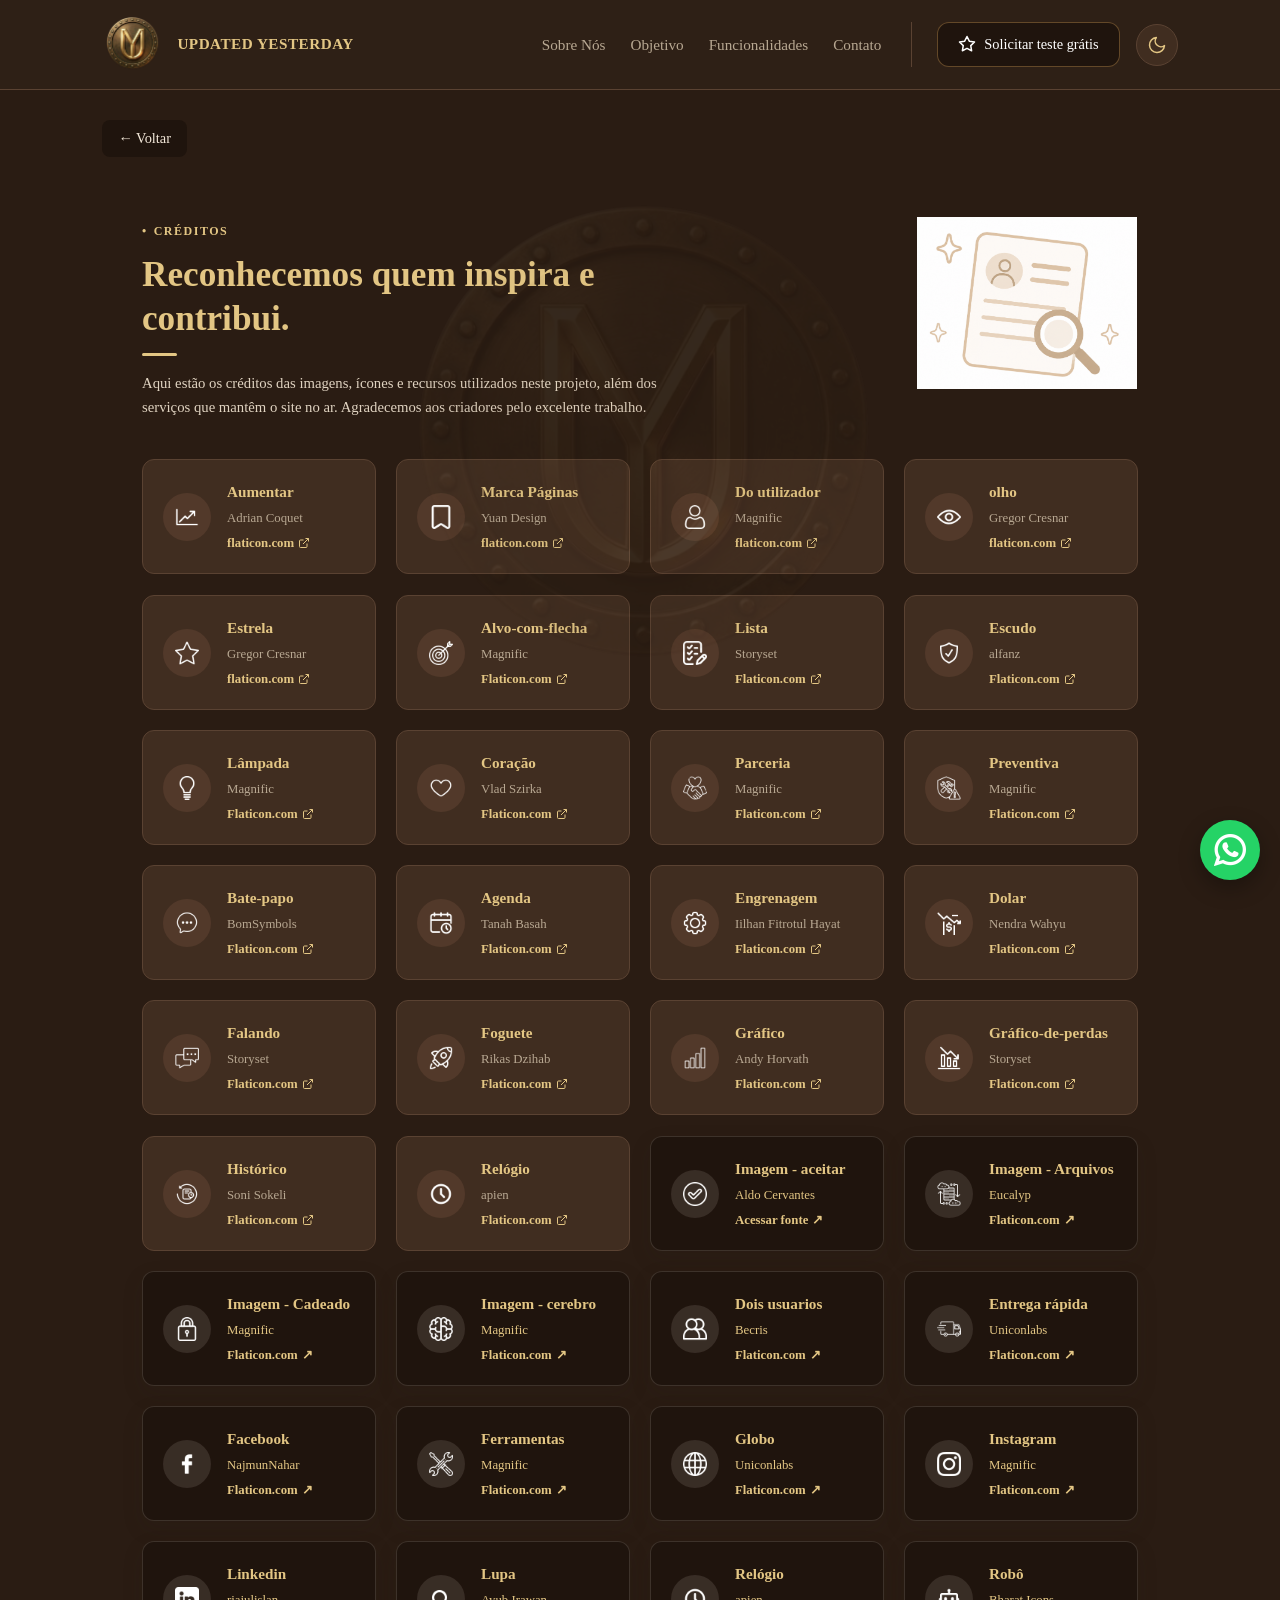
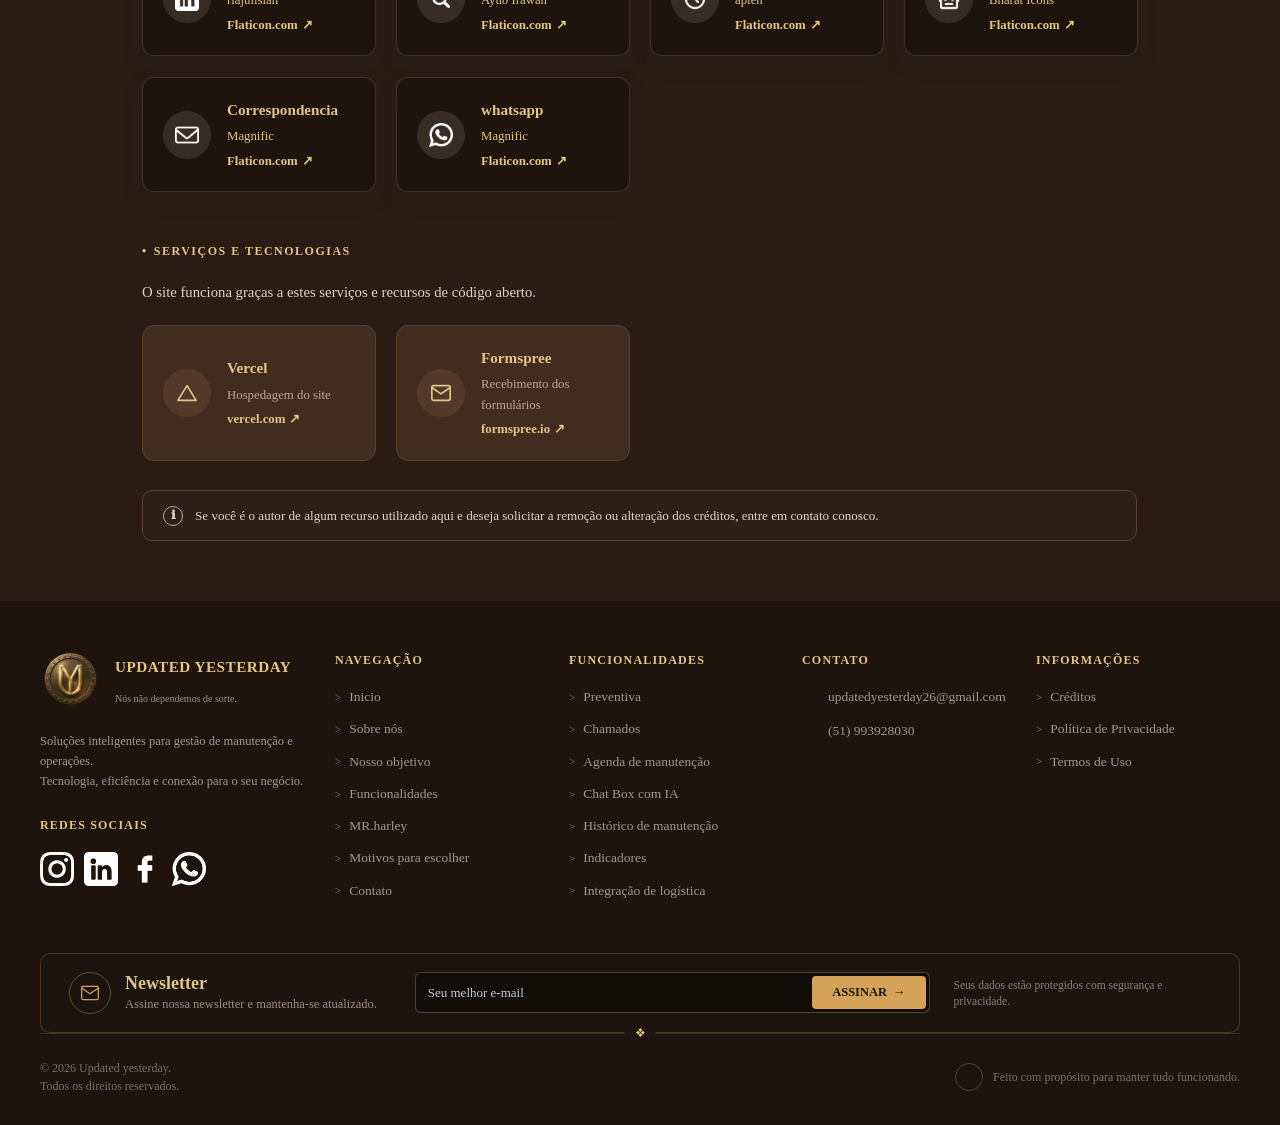
<file: creditos.html>
<!DOCTYPE html>
<html lang="pt-BR" class="tema-escuro">
<head>
    <meta charset="UTF-8">
    <script>document.documentElement.classList.add('tema-escuro');try{if(localStorage.getItem('uy-tema')==='claro'){document.documentElement.classList.remove('tema-escuro');}}catch(e){}</script>
    <script>document.documentElement.classList.add('js-reveal');setTimeout(function(){if(!window.__uyReveal){document.documentElement.classList.remove('js-reveal');}},1200);</script>
    <meta name="viewport" content="width=device-width, initial-scale=1.0">
    <title>Créditos — Updated Yesterday</title>
    <link rel="stylesheet" href="style.css">
    <link rel="icon" type="image/png" href="Imagens/logotipo.png">
    <noscript>
        <style>.revelar, .revelar-esquerda, .revelar-direita, .revelar-cima, .revelar-cascata > * { opacity: 1 !important; transform: none !important; }</style>
    </noscript>
</head>
<body>

    <!-- CABEÇALHO PADRÃO -->
    <header class="cabecalho">
        <a href="index.html" class="conteiner-logo">
            <img src="Imagens/logotipo.png" alt="Logo Updated Yesterday" class="imagem-logo">
            <div class="textos-logo">
                <span class="titulo-logo">UPDATED YESTERDAY</span>
            </div>
        </a>

        <nav class="navegacao">
            <ul class="lista-menu">
                <li><a href="index.html#sobre-nos" class="link-menu">Sobre Nós</a></li>
                <li><a href="index.html#objetivo" class="link-menu">Objetivo</a></li>
                <li><a href="index.html#funcionalidades" class="link-menu">Funcionalidades</a></li>
                <li><a href="index.html#rodape" class="link-menu">Contato</a></li>
            </ul>
        </nav>

        <div class="conteiner-botao">
            <a href="solicitar-orçamento.html" class="botao-acao">
                <svg xmlns="http://www.w3.org/2000/svg" width="18" height="18" viewBox="0 0 24 24" fill="none" stroke="currentColor" stroke-width="2" stroke-linecap="round" stroke-linejoin="round" aria-hidden="true"><polygon points="12 2 15.09 8.26 22 9.27 17 14.14 18.18 21.02 12 17.77 5.82 21.02 7 14.14 2 9.27 8.91 8.26 12 2"></polygon></svg>
                Solicitar teste grátis
            </a>
        </div>


        <button class="btn-tema" id="btn-tema" type="button" aria-label="Ativar modo claro" aria-pressed="true">
            <svg class="icone-sol" viewBox="0 0 24 24" stroke-width="1.8" stroke-linecap="round" stroke-linejoin="round">
                <circle cx="12" cy="12" r="4"></circle>
                <line x1="12" y1="2" x2="12" y2="4"></line>
                <line x1="12" y1="20" x2="12" y2="22"></line>
                <line x1="4.22" y1="4.22" x2="5.64" y2="5.64"></line>
                <line x1="18.36" y1="18.36" x2="19.78" y2="19.78"></line>
                <line x1="2" y1="12" x2="4" y2="12"></line>
                <line x1="20" y1="12" x2="22" y2="12"></line>
                <line x1="4.22" y1="19.78" x2="5.64" y2="18.36"></line>
                <line x1="18.36" y1="5.64" x2="19.78" y2="4.22"></line>
            </svg>
            <svg class="icone-lua" viewBox="0 0 24 24" stroke-width="1.8" stroke-linecap="round" stroke-linejoin="round">
                <path d="M21 12.79A9 9 0 1 1 11.21 3 7 7 0 0 0 21 12.79z"></path>
            </svg>
        </button>

        <button class="btn-hamburguer" id="btn-hamburguer" type="button" aria-label="Abrir menu" aria-expanded="false" aria-controls="menu-mobile">
            <span class="linha-hamburguer"></span>
            <span class="linha-hamburguer"></span>
            <span class="linha-hamburguer"></span>
        </button>
    </header>

    <!-- MENU MOBILE (HAMBÚRGUER) -->
    <div class="overlay-menu-mobile" id="overlay-menu-mobile"></div>
    <nav class="menu-mobile" id="menu-mobile" aria-hidden="true">
        <ul class="lista-menu-mobile">
            <li><a href="index.html#sobre-nos" class="link-menu-mobile">Sobre Nós</a></li>
            <li><a href="index.html#objetivo" class="link-menu-mobile">Objetivo</a></li>
            <li><a href="index.html#funcionalidades" class="link-menu-mobile">Funcionalidades</a></li>
            <li><a href="index.html#rodape" class="link-menu-mobile">Contato</a></li>
        </ul>
        <a href="solicitar-orçamento.html" class="botao-acao botao-acao-mobile">
            <svg xmlns="http://www.w3.org/2000/svg" width="18" height="18" viewBox="0 0 24 24" fill="none" stroke="currentColor" stroke-width="2" stroke-linecap="round" stroke-linejoin="round" aria-hidden="true"><polygon points="12 2 15.09 8.26 22 9.27 17 14.14 18.18 21.02 12 17.77 5.82 21.02 7 14.14 2 9.27 8.91 8.26 12 2"></polygon></svg>
            Solicitar teste grátis
        </a>
    </nav>

        <main>
            <button class="link-voltar-pagina" onclick="history.back()" type="button">
                ← Voltar
            </button>
            <section class="creditos-section" id="creditosfinais">
      <div class="creditos-header revelar-cima">
        <div class="creditos-header-content">
          <span class="creditos-tag">CRÉDITOS</span>
          <h2 class="creditos-titulo">Reconhecemos quem inspira e contribui.</h2>
          <p class="creditos-subtitulo">
            Aqui estão os créditos das imagens, ícones e recursos utilizados neste projeto, além dos serviços que mantêm o site no ar. Agradecemos aos criadores pelo excelente trabalho.
          </p>
        </div>
        <div class="creditos-header-ilustracao">
          <img src="Imagens/créditos.png" alt="Ilustração de Créditos" />
        </div>
      </div>

      <div class="creditos-grid revelar-cascata">
        <div class="credito-card">
          <div class="credito-icone">
            <img src="Icones/icones-escuros/grafico.png" alt="Ícone aumentar" />
          </div>
          <div class="credito-info">
            <h3 class="credito-item-titulo">Aumentar</h3>
            <span class="credito-fonte">Adrian Coquet</span>
            <a href="https://flaticon.com" target="_blank" rel="noopener noreferrer" class="credito-link">
              flaticon.com 
              <svg class="icon-external" viewBox="0 0 24 24" width="12" height="12" fill="none" stroke="currentColor" stroke-width="2">
                <path d="M18 13v6a2 2 0 0 1-2 2H5a2 2 0 0 1-2-2V8a2 2 0 0 1 2-2h6"></path>
                <polyline points="15 3 21 3 21 9"></polyline>
                <line x1="10" y1="14" x2="21" y2="3"></line>
              </svg>
            </a>
          </div>
        </div>

        <div class="credito-card">
          <div class="credito-icone">
            <img src="Icones/icones-escuros/marca-paginas.png" alt="marca paginas" />
          </div>
          <div class="credito-info">
            <h3 class="credito-item-titulo">Marca Páginas</h3>
            <span class="credito-fonte">Yuan Design</span>
            <a href="https://www.flaticon.com/br/icone-gratis/marca-paginas_5186087?term=salvar&page=1&position=5&origin=search&related_id=5186087" target="_blank" rel="noopener noreferrer" class="credito-link">
              flaticon.com
              <svg class="icon-external" viewBox="0 0 24 24" width="12" height="12" fill="none" stroke="currentColor" stroke-width="2">
                <path d="M18 13v6a2 2 0 0 1-2 2H5a2 2 0 0 1-2-2V8a2 2 0 0 1 2-2h6"></path>
                <polyline points="15 3 21 3 21 9"></polyline>
                <line x1="10" y1="14" x2="21" y2="3"></line>
              </svg>
            </a>
          </div>
        </div>

        <div class="credito-card">
          <div class="credito-icone">
            <img src="Icones/icones-escuros/do-utilizador.png" alt="Ícone Do utilizador" />
          </div>
          <div class="credito-info">
            <h3 class="credito-item-titulo">Do utilizador</h3>
            <span class="credito-fonte">Magnific</span>
            <a href="https://www.flaticon.com/br/icone-gratis/do-utilizador_1077063?term=pessoas&page=1&position=4&origin=search&related_id=1077063" target="_blank" rel="noopener noreferrer" class="credito-link">
              flaticon.com
              <svg class="icon-external" viewBox="0 0 24 24" width="12" height="12" fill="none" stroke="currentColor" stroke-width="2">
                <path d="M18 13v6a2 2 0 0 1-2 2H5a2 2 0 0 1-2-2V8a2 2 0 0 1 2-2h6"></path>
                <polyline points="15 3 21 3 21 9"></polyline>
                <line x1="10" y1="14" x2="21" y2="3"></line>
              </svg>
            </a>
          </div>
        </div>

        <div class="credito-card">
          <div class="credito-icone">
            <img src="Icones/icones-escuros/olho.png" alt="Ícone olho" />
          </div>
          <div class="credito-info">
            <h3 class="credito-item-titulo">olho</h3>
            <span class="credito-fonte">Gregor Cresnar</span>
            <a href="https://www.flaticon.com/br/icone-gratis/olho_158746?term=olho&page=1&position=4&origin=search&related_id=158746" target="_blank" rel="noopener noreferrer" class="credito-link">
              flaticon.com
              <svg class="icon-external" viewBox="0 0 24 24" width="12" height="12" fill="none" stroke="currentColor" stroke-width="2">
                <path d="M18 13v6a2 2 0 0 1-2 2H5a2 2 0 0 1-2-2V8a2 2 0 0 1 2-2h6"></path>
                <polyline points="15 3 21 3 21 9"></polyline>
                <line x1="10" y1="14" x2="21" y2="3"></line>
              </svg>
            </a>
          </div>
        </div>

        <div class="credito-card">
          <div class="credito-icone">
            <img src="Icones/icones-escuros/estrela.png" alt="Ícone estrela" />
          </div>
          <div class="credito-info">
            <h3 class="credito-item-titulo">Estrela</h3>
            <span class="credito-fonte">Gregor Cresnar</span>
            <a href="https://www.flaticon.com/br/icone-gratis/estrela_126482?term=estrela&page=1&position=1&origin=search&related_id=126482" target="_blank" rel="noopener noreferrer" class="credito-link">
              flaticon.com
              <svg class="icon-external" viewBox="0 0 24 24" width="12" height="12" fill="none" stroke="currentColor" stroke-width="2">
                <path d="M18 13v6a2 2 0 0 1-2 2H5a2 2 0 0 1-2-2V8a2 2 0 0 1 2-2h6"></path>
                <polyline points="15 3 21 3 21 9"></polyline>
                <line x1="10" y1="14" x2="21" y2="3"></line>
              </svg>
            </a>
          </div>
        </div>

        <div class="credito-card">
          <div class="credito-icone">
            <img src="Icones/icones-escuros/alvo-com-flecha.png" alt="Ícone alvo-com-flecha" />
          </div>
          <div class="credito-info">
            <h3 class="credito-item-titulo">Alvo-com-flecha</h3>
            <span class="credito-fonte">Magnific</span>
            <a href="https://flaticon.com" target="_blank" rel="noopener noreferrer" class="credito-link">
              Flaticon.com
              <svg class="icon-external" viewBox="0 0 24 24" width="12" height="12" fill="none" stroke="currentColor" stroke-width="2">
                <path d="M18 13v6a2 2 0 0 1-2 2H5a2 2 0 0 1-2-2V8a2 2 0 0 1 2-2h6"></path>
                <polyline points="15 3 21 3 21 9"></polyline>
                <line x1="10" y1="14" x2="21" y2="3"></line>
              </svg>
            </a>
          </div>
        </div>

        <div class="credito-card">
          <div class="credito-icone">
            <img src="Icones/icones-escuros/lista.png" alt="a lista" />
          </div>
          <div class="credito-info">
            <h3 class="credito-item-titulo">Lista</h3>
            <span class="credito-fonte">Storyset</span>
            <a href="https://storyset.com" target="_blank" rel="noopener noreferrer" class="credito-link">
              Flaticon.com  
              <svg class="icon-external" viewBox="0 0 24 24" width="12" height="12" fill="none" stroke="currentColor" stroke-width="2">
                <path d="M18 13v6a2 2 0 0 1-2 2H5a2 2 0 0 1-2-2V8a2 2 0 0 1 2-2h6"></path>
                <polyline points="15 3 21 3 21 9"></polyline>
                <line x1="10" y1="14" x2="21" y2="3"></line>
              </svg>
            </a>
          </div>
        </div>

       <div class="credito-card">
          <div class="credito-icone">
            <img src="Icones/icones-escuros/escudo.png" alt="a Ilustração"/>
          </div>
          <div class="credito-info">
            <h3 class="credito-item-titulo">Escudo</h3>
            <span class="credito-fonte">alfanz</span>
            <a href="https://www.flaticon.com/br/icone-gratis/seguro_8227009?term=seguran%C3%A7a&page=1&position=9&origin=search&related_id=8227009" target="_blank" rel="noopener noreferrer" class="credito-link">
              Flaticon.com  
              <svg class="icon-external" viewBox="0 0 24 24" width="12" height="12" fill="none" stroke="currentColor" stroke-width="2">
                <path d="M18 13v6a2 2 0 0 1-2 2H5a2 2 0 0 1-2-2V8a2 2 0 0 1 2-2h6"></path>
                <polyline points="15 3 21 3 21 9"></polyline>
                <line x1="10" y1="14" x2="21" y2="3"></line>
              </svg>
            </a>
          </div>
        </div>

       <div class="credito-card">
          <div class="credito-icone">
            <img src="Icones/icones-escuros/ideia-criativa.png" alt="Imagem lampada" />
          </div>
          <div class="credito-info">
            <h3 class="credito-item-titulo">Lâmpada</h3>
            <span class="credito-fonte">Magnific</span>
            <a href="https://www.flaticon.com/br/icone-gratis/ideia-criativa_1819990?term=lampada&page=1&position=13&origin=search&related_id=1819990" target="_blank" rel="noopener noreferrer" class="credito-link">
              Flaticon.com 
              <svg class="icon-external" viewBox="0 0 24 24" width="12" height="12" fill="none" stroke="currentColor" stroke-width="2">
                <path d="M18 13v6a2 2 0 0 1-2 2H5a2 2 0 0 1-2-2V8a2 2 0 0 1 2-2h6"></path>
                <polyline points="15 3 21 3 21 9"></polyline>
                <line x1="10" y1="14" x2="21" y2="3"></line>
              </svg>
            </a>
          </div>
        </div>

      <div class="credito-card">
          <div class="credito-icone">
            <img src="Icones/icones-escuros/coracao.png" alt="Imagem coração" />
          </div>
          <div class="credito-info">
            <h3 class="credito-item-titulo">Coração </h3>
            <span class="credito-fonte">Vlad Szirka</span>
            <a href="https://www.flaticon.com/br/icone-gratis/coracao_2589197?term=cora%C3%A7%C3%A3o&page=1&position=6&origin=search&related_id=2589197" target="_blank" rel="noopener noreferrer" class="credito-link">
              Flaticon.com 
              <svg class="icon-external" viewBox="0 0 24 24" width="12" height="12" fill="none" stroke="currentColor" stroke-width="2">
                <path d="M18 13v6a2 2 0 0 1-2 2H5a2 2 0 0 1-2-2V8a2 2 0 0 1 2-2h6"></path>
                <polyline points="15 3 21 3 21 9"></polyline>
                <line x1="10" y1="14" x2="21" y2="3"></line>
              </svg>
            </a>
          </div>
        </div>

        <div class="credito-card">
          <div class="credito-icone">
            <img src="Icones/icones-escuros/parceria.png" alt="Imagem parceria" />
          </div>
          <div class="credito-info">
            <h3 class="credito-item-titulo">Parceria</h3>
            <span class="credito-fonte">Magnific</span>
            <a href="https://www.flaticon.com/br/icone-gratis/handshake-de-parceria_2665080?term=parceria&page=1&position=11&origin=search&related_id=2665080" target="_blank" rel="noopener noreferrer" class="credito-link">
              Flaticon.com 
              <svg class="icon-external" viewBox="0 0 24 24" width="12" height="12" fill="none" stroke="currentColor" stroke-width="2">
                <path d="M18 13v6a2 2 0 0 1-2 2H5a2 2 0 0 1-2-2V8a2 2 0 0 1 2-2h6"></path>
                <polyline points="15 3 21 3 21 9"></polyline>
                <line x1="10" y1="14" x2="21" y2="3"></line>
              </svg>
            </a>
          </div>
        </div>

           <div class="credito-card">
          <div class="credito-icone">
            <img src="Icones/icones-escuros/preventivo.png" />
          </div>
          <div class="credito-info">
            <h3 class="credito-item-titulo">Preventiva</h3>
            <span class="credito-fonte">Magnific</span>
            <a href="https://www.flaticon.com/br/icone-gratis/handshake-de-parceria_2665080?term=parceria&page=1&position=11&origin=search&related_id=2665080" target="_blank" rel="noopener noreferrer" class="credito-link">
              Flaticon.com 
              <svg class="icon-external" viewBox="0 0 24 24" width="12" height="12" fill="none" stroke="currentColor" stroke-width="2">
                <path d="M18 13v6a2 2 0 0 1-2 2H5a2 2 0 0 1-2-2V8a2 2 0 0 1 2-2h6"></path>
                <polyline points="15 3 21 3 21 9"></polyline>
                <line x1="10" y1="14" x2="21" y2="3"></line>
              </svg>
            </a>
          </div>
        </div>

           <div class="credito-card">
          <div class="credito-icone">
            <img src="Icones/icones-escuros/bolha-de-bate-papo.png"/>
          </div>
          <div class="credito-info">
            <h3 class="credito-item-titulo">Bate-papo</h3>
            <span class="credito-fonte">BomSymbols</span>
            <a href="https://www.flaticon.com/br/icone-gratis/falando_2594058?term=bal%C3%A3o+de+fala&page=1&position=10&origin=search&related_id=2594058" target="_blank" rel="noopener noreferrer" class="credito-link">
              Flaticon.com 
              <svg class="icon-external" viewBox="0 0 24 24" width="12" height="12" fill="none" stroke="currentColor" stroke-width="2">
                <path d="M18 13v6a2 2 0 0 1-2 2H5a2 2 0 0 1-2-2V8a2 2 0 0 1 2-2h6"></path>
                <polyline points="15 3 21 3 21 9"></polyline>
                <line x1="10" y1="14" x2="21" y2="3"></line>
              </svg>
            </a>
          </div>
        </div>

           <div class="credito-card">
          <div class="credito-icone">
            <img src="Icones/icones-escuros/agenda.png"/>
          </div>
          <div class="credito-info">
            <h3 class="credito-item-titulo">Agenda</h3>
            <span class="credito-fonte">Tanah Basah</span>
            <a href="https://www.flaticon.com/br/icone-gratis/agenda_8740776?term=agenda&page=1&position=4&origin=search&related_id=8740776" target="_blank" rel="noopener noreferrer" class="credito-link">
              Flaticon.com 
              <svg class="icon-external" viewBox="0 0 24 24" width="12" height="12" fill="none" stroke="currentColor" stroke-width="2">
                <path d="M18 13v6a2 2 0 0 1-2 2H5a2 2 0 0 1-2-2V8a2 2 0 0 1 2-2h6"></path>
                <polyline points="15 3 21 3 21 9"></polyline>
                <line x1="10" y1="14" x2="21" y2="3"></line>
              </svg>
            </a>
          </div>
        </div>

           <div class="credito-card">
          <div class="credito-icone">
            <img src="Icones/icones-escuros/configuracao.png"/>
          </div>
          <div class="credito-info">
            <h3 class="credito-item-titulo">Engrenagem </h3>
            <span class="credito-fonte">Iilhan Fitrotul Hayat</span>
            <a href="https://www.flaticon.com/br/icone-gratis/configuracao_2956788?term=configura%C3%A7%C3%A3o&page=1&position=6&origin=search&related_id=2956788" target="_blank" rel="noopener noreferrer" class="credito-link">
              Flaticon.com 
              <svg class="icon-external" viewBox="0 0 24 24" width="12" height="12" fill="none" stroke="currentColor" stroke-width="2">
                <path d="M18 13v6a2 2 0 0 1-2 2H5a2 2 0 0 1-2-2V8a2 2 0 0 1 2-2h6"></path>
                <polyline points="15 3 21 3 21 9"></polyline>
                <line x1="10" y1="14" x2="21" y2="3"></line>
              </svg>
            </a>
          </div>
        </div>

           <div class="credito-card">
          <div class="credito-icone">
            <img src="Icones/icones-escuros/dolar.png"/>
          </div>
          <div class="credito-info">
            <h3 class="credito-item-titulo">Dolar</h3>
            <span class="credito-fonte">Nendra Wahyu</span>
            <a href="https://www.flaticon.com/br/icone-gratis/grafico-de-perdas_15916677?term=grafico+descendo&related_id=15916677" target="_blank" rel="noopener noreferrer" class="credito-link">
              Flaticon.com 
              <svg class="icon-external" viewBox="0 0 24 24" width="12" height="12" fill="none" stroke="currentColor" stroke-width="2">
                <path d="M18 13v6a2 2 0 0 1-2 2H5a2 2 0 0 1-2-2V8a2 2 0 0 1 2-2h6"></path>
                <polyline points="15 3 21 3 21 9"></polyline>
                <line x1="10" y1="14" x2="21" y2="3"></line>
              </svg>
            </a>
          </div>
        </div>

           <div class="credito-card">
          <div class="credito-icone">
            <img src="Icones/icones-escuros/falando.png"/>
          </div>
          <div class="credito-info">
            <h3 class="credito-item-titulo">Falando</h3>
            <span class="credito-fonte">Storyset</span>
            <a href="https://www.flaticon.com/br/icone-gratis/falando_2594058?term=bal%C3%A3o+de+fala&page=1&position=10&origin=search&related_id=2594058" target="_blank" rel="noopener noreferrer" class="credito-link">
              Flaticon.com 
              <svg class="icon-external" viewBox="0 0 24 24" width="12" height="12" fill="none" stroke="currentColor" stroke-width="2">
                <path d="M18 13v6a2 2 0 0 1-2 2H5a2 2 0 0 1-2-2V8a2 2 0 0 1 2-2h6"></path>
                <polyline points="15 3 21 3 21 9"></polyline>
                <line x1="10" y1="14" x2="21" y2="3"></line>
              </svg>
            </a>
          </div>
        </div>

           <div class="credito-card">
          <div class="credito-icone">
            <img src="Icones/icones-escuros/foguete.png"/>
          </div>
          <div class="credito-info">
            <h3 class="credito-item-titulo">Foguete</h3>
            <span class="credito-fonte">Rikas Dzihab</span>
            <a href="https://www.flaticon.com/br/icone-gratis/startup_8468302?term=foguete&page=1&position=39&origin=search&related_id=8468302" target="_blank" rel="noopener noreferrer" class="credito-link">
              Flaticon.com 
              <svg class="icon-external" viewBox="0 0 24 24" width="12" height="12" fill="none" stroke="currentColor" stroke-width="2">
                <path d="M18 13v6a2 2 0 0 1-2 2H5a2 2 0 0 1-2-2V8a2 2 0 0 1 2-2h6"></path>
                <polyline points="15 3 21 3 21 9"></polyline>
                <line x1="10" y1="14" x2="21" y2="3"></line>
              </svg>
            </a>
          </div>
        </div>

           <div class="credito-card">
          <div class="credito-icone">
            <img src="Icones/icones-escuros/grafico-de-barras.png"/>
          </div>
          <div class="credito-info">
            <h3 class="credito-item-titulo">Gráfico </h3>
            <span class="credito-fonte">Andy Horvath</span>
            <a href="https://www.flaticon.com/br/icone-gratis/grafico-de-barras_4279509?term=grafico&page=1&position=27&origin=search&related_id=4279509" target="_blank" rel="noopener noreferrer" class="credito-link">
              Flaticon.com 
              <svg class="icon-external" viewBox="0 0 24 24" width="12" height="12" fill="none" stroke="currentColor" stroke-width="2">
                <path d="M18 13v6a2 2 0 0 1-2 2H5a2 2 0 0 1-2-2V8a2 2 0 0 1 2-2h6"></path>
                <polyline points="15 3 21 3 21 9"></polyline>
                <line x1="10" y1="14" x2="21" y2="3"></line>
              </svg>
            </a>
          </div>
        </div>

           <div class="credito-card">
          <div class="credito-icone">
            <img src="Icones/icones-escuros/grafico-de-perdas.png"/>
          </div>
          <div class="credito-info">
            <h3 class="credito-item-titulo">Gráfico-de-perdas</h3>
            <span class="credito-fonte">Storyset</span>
            <a href="https://www.flaticon.com/br/icone-gratis/grafico-de-perdas_15916677?term=grafico+descendo&related_id=15916677" target="_blank" rel="noopener noreferrer" class="credito-link">
              Flaticon.com 
              <svg class="icon-external" viewBox="0 0 24 24" width="12" height="12" fill="none" stroke="currentColor" stroke-width="2">
                <path d="M18 13v6a2 2 0 0 1-2 2H5a2 2 0 0 1-2-2V8a2 2 0 0 1 2-2h6"></path>
                <polyline points="15 3 21 3 21 9"></polyline>
                <line x1="10" y1="14" x2="21" y2="3"></line>
              </svg>
            </a>
          </div>
        </div>

           <div class="credito-card">
          <div class="credito-icone">
            <img src="Icones/icones-escuros/historia.png"/>
          </div>
          <div class="credito-info">
            <h3 class="credito-item-titulo">Histórico </h3>
            <span class="credito-fonte">Soni Sokeli</span>
            <a href="https://www.flaticon.com/br/icone-gratis/historia_6888510?term=historico&page=1&position=5&origin=search&related_id=6888510" target="_blank" rel="noopener noreferrer" class="credito-link">
              Flaticon.com 
              <svg class="icon-external" viewBox="0 0 24 24" width="12" height="12" fill="none" stroke="currentColor" stroke-width="2">
                <path d="M18 13v6a2 2 0 0 1-2 2H5a2 2 0 0 1-2-2V8a2 2 0 0 1 2-2h6"></path>
                <polyline points="15 3 21 3 21 9"></polyline>
                <line x1="10" y1="14" x2="21" y2="3"></line>
              </svg>
            </a>
          </div>
        </div>

           <div class="credito-card">
          <div class="credito-icone">
            <img src="Icones/icones-escuros/relogio.png"/>
          </div>
          <div class="credito-info">
            <h3 class="credito-item-titulo">Relógio</h3>
            <span class="credito-fonte">apien</span>
            <a href="https://www.flaticon.com/br/icone-gratis/relogio_4024449?term=relogio&page=1&position=24&origin=search&related_id=4024449" target="_blank" rel="noopener noreferrer" class="credito-link">
              Flaticon.com 
              <svg class="icon-external" viewBox="0 0 24 24" width="12" height="12" fill="none" stroke="currentColor" stroke-width="2">
                <path d="M18 13v6a2 2 0 0 1-2 2H5a2 2 0 0 1-2-2V8a2 2 0 0 1 2-2h6"></path>
                <polyline points="15 3 21 3 21 9"></polyline>
                <line x1="10" y1="14" x2="21" y2="3"></line>
              </svg>
            </a>
          </div>
        </div>


      <div class="credito-card credito-card--marrom">
      <div class="credito-icone">
        <img src="Icones/icones-claros/aceitar.png" alt="Ícone de aceitar" />
      </div>
      <div class="credito-info">
        <h3 class="credito-item-titulo">Imagem - aceitar</h3>
        <span class="credito-fonte">Aldo Cervantes</span>
        <a href="https://www.flaticon.com/br/icone-gratis/aceitar_2550214?term=positivo&page=1&position=4&origin=search&related_id=2550214" target="_blank" rel="noopener noreferrer" class="credito-link">
          Acessar fonte <span class="icon-external">↗</span>
        </a>
      </div>
       </div>

             <div class="credito-card credito-card--marrom">
      <div class="credito-icone">
        <img src="Icones/icones-claros/arquivos.png"/>
      </div>
      <div class="credito-info">
        <h3 class="credito-item-titulo">Imagem - Arquivos</h3>
        <span class="credito-fonte">Eucalyp</span>
        <a href="https://www.flaticon.com/br/icone-gratis/banco-de-dados-em-nuvem_2637294?term=banco+de+dados&related_id=2637294" target="_blank" rel="noopener noreferrer" class="credito-link">
          Flaticon.com  <span class="icon-external">↗</span>
        </a>
      </div>
       </div>

             <div class="credito-card credito-card--marrom">
      <div class="credito-icone">
        <img src="Icones/icones-claros/cadeado.png" alt="Ícone de Ilustrações" />
      </div>
      <div class="credito-info">
        <h3 class="credito-item-titulo">Imagem - Cadeado</h3>
        <span class="credito-fonte">Magnific</span>
        <a href="https://www.flaticon.com/br/icone-gratis/cadeado_2575570?term=cadeado&page=1&position=8&origin=search&related_id=2575570" target="_blank" rel="noopener noreferrer" class="credito-link">
          Flaticon.com  <span class="icon-external">↗</span>
        </a>
      </div>
       </div>

             <div class="credito-card credito-card--marrom">
      <div class="credito-icone">
        <img src="Icones/icones-claros/cerebro.png"/>
      </div>
      <div class="credito-info">
        <h3 class="credito-item-titulo">Imagem - cerebro</h3>
        <span class="credito-fonte">Magnific</span>
        <a href="https://www.flaticon.com/br/icone-gratis/cerebro_170082?term=cerebro&page=1&position=44&origin=search&related_id=170082" target="_blank" rel="noopener noreferrer" class="credito-link">
          Flaticon.com  <span class="icon-external">↗</span>
        </a>
      </div>
       </div>

             <div class="credito-card credito-card--marrom">
      <div class="credito-icone">
        <img src="Icones/icones-claros/duaspessoas-creme.png"/>
      </div>
      <div class="credito-info">
        <h3 class="credito-item-titulo">Dois usuarios</h3>
        <span class="credito-fonte">Becris</span>
        <a href="https://www.flaticon.com/br/icone-gratis/comercial_860800?term=pessoas&page=1&position=56&origin=search&related_id=860800" target="_blank" rel="noopener noreferrer" class="credito-link">
          Flaticon.com  <span class="icon-external">↗</span>
        </a>
      </div>
       </div>

             <div class="credito-card credito-card--marrom">
      <div class="credito-icone">
        <img src="Icones/icones-claros/entrega-rapida.png"/>
      </div>
      <div class="credito-info">
        <h3 class="credito-item-titulo">Entrega rápida</h3>
        <span class="credito-fonte">Uniconlabs</span>
        <a href="https://www.flaticon.com/br/icone-gratis/entrega-rapida_5470304?term=caminh%C3%A3o&page=1&position=26&origin=search&related_id=5470304" target="_blank" rel="noopener noreferrer" class="credito-link">
          Flaticon.com  <span class="icon-external">↗</span>
        </a>
      </div>
       </div>

             <div class="credito-card credito-card--marrom">
      <div class="credito-icone">
        <img src="Icones/icones-claros/facebook.png" alt="Ícone de Ilustrações" />
      </div>
      <div class="credito-info">
        <h3 class="credito-item-titulo">Facebook</h3>
        <span class="credito-fonte">NajmunNahar</span>
        <a href="https://www.flaticon.com/br/icone-gratis/facebook_3128208?term=facebook&page=1&position=5&origin=search&related_id=3128208" target="_blank" rel="noopener noreferrer" class="credito-link">
          Flaticon.com  <span class="icon-external">↗</span>
        </a>
      </div>
       </div>

             <div class="credito-card credito-card--marrom">
      <div class="credito-icone">
        <img src="Icones/icones-claros/ferramentas.png" alt="Ícone de Ilustrações" />
      </div>
      <div class="credito-info">
        <h3 class="credito-item-titulo">Ferramentas</h3>
        <span class="credito-fonte">Magnific</span>
        <a href="https://www.flaticon.com/br/icone-gratis/ferramentas_1077198?term=ferramentas&page=1&position=1&origin=search&related_id=1077198" target="_blank" rel="noopener noreferrer" class="credito-link">
          Flaticon.com  <span class="icon-external">↗</span>
        </a>
      </div>
       </div>

                    <div class="credito-card credito-card--marrom">
      <div class="credito-icone">
        <img src="Icones/icones-claros/globo.png"/>
      </div>
      <div class="credito-info">
        <h3 class="credito-item-titulo">Globo</h3>
        <span class="credito-fonte">Uniconlabs</span>
        <a href="https://www.flaticon.com/br/icone-gratis/globo_3870936?term=globo&page=1&position=3&origin=search&related_id=3870936" target="_blank" rel="noopener noreferrer" class="credito-link">
          Flaticon.com  <span class="icon-external">↗</span>
        </a>
      </div>
       </div>

    <div class="credito-card credito-card--marrom">
      <div class="credito-icone">
        <img src="Icones/icones-claros/instagram.png" alt="Ícone de Ilustrações" />
      </div>
      <div class="credito-info">
        <h3 class="credito-item-titulo">Instagram</h3>
        <span class="credito-fonte">Magnific</span>
        <a href="https://www.flaticon.com/br/icone-gratis/instagram_1384031?term=instagram&page=1&position=4&origin=search&related_id=1384031" target="_blank" rel="noopener noreferrer" class="credito-link">
          Flaticon.com  <span class="icon-external">↗</span>
        </a>
      </div>
    </div>

    <div class="credito-card credito-card--marrom">
      <div class="credito-icone">
        <img src="Icones/icones-claros/linkedin.png" alt="Ícone de Ilustrações" />
      </div>
      <div class="credito-info">
        <h3 class="credito-item-titulo">Linkedin</h3>
        <span class="credito-fonte">riajulislan</span>
        <a href="https://www.flaticon.com/br/icone-gratis/linkedin_3536569?term=linkedin&page=1&position=10&origin=search&related_id=3536569" target="_blank" rel="noopener noreferrer" class="credito-link">
          Flaticon.com  <span class="icon-external">↗</span>
        </a>
      </div>
    </div>

    <div class="credito-card credito-card--marrom">
      <div class="credito-icone">
        <img src="Icones/icones-claros/lupa.png" alt="Ícone de Ilustrações" />
      </div>
      <div class="credito-info">
        <h3 class="credito-item-titulo">Lupa</h3>
        <span class="credito-fonte">Ayub Irawan</span>
        <a href="https://www.flaticon.com/br/icone-gratis/lupa_2311526?term=lupa&page=1&position=3&origin=search&related_id=2311526" target="_blank" rel="noopener noreferrer" class="credito-link">
          Flaticon.com  <span class="icon-external">↗</span>
        </a>
      </div>
    </div>

    <div class="credito-card credito-card--marrom">
      <div class="credito-icone">
        <img src="Icones/icones-claros/relogio.png" alt="Ícone de Ilustrações" />
      </div>
      <div class="credito-info">
        <h3 class="credito-item-titulo">Relógio</h3>
        <span class="credito-fonte">apien</span>
        <a href="https://www.flaticon.com/br/icone-gratis/relogio_4024449?term=relogio&page=1&position=24&origin=search&related_id=4024449" target="_blank" rel="noopener noreferrer" class="credito-link">
          Flaticon.com  <span class="icon-external">↗</span>
        </a>
      </div>
    </div>

    <div class="credito-card credito-card--marrom">
      <div class="credito-icone">
        <img src="Icones/icones-claros/robo.png" alt="Ícone de Ilustrações" />
      </div>
      <div class="credito-info">
        <h3 class="credito-item-titulo">Robô</h3>
        <span class="credito-fonte">Bharat Icons</span>
        <a href="https://www.flaticon.com/br/icone-gratis/robo_7220142?term=robo&page=1&position=13&origin=search&related_id=7220142" target="_blank" rel="noopener noreferrer" class="credito-link">
          Flaticon.com  <span class="icon-external">↗</span>
        </a>
      </div>
    </div>

    
    <div class="credito-card credito-card--marrom">
      <div class="credito-icone">
        <img src="Icones/icones-claros/correspondencia.png" alt="Ícone de Ilustrações" />
      </div>
      <div class="credito-info">
        <h3 class="credito-item-titulo">Correspondencia</h3>
        <span class="credito-fonte">Magnific</span>
        <a href="https://www.flaticon.com/br/icone-gratis/correspondencia_6011093?term=cartas&page=1&position=2&origin=search&related_id=6011093" target="_blank" rel="noopener noreferrer" class="credito-link">
          Flaticon.com  <span class="icon-external">↗</span>
        </a>
      </div>
    </div>

    <div class="credito-card credito-card--marrom">
      <div class="credito-icone">
        <img src="Icones/icones-claros/whatsapp.png" alt="Ícone de Ilustrações" />
      </div>
      <div class="credito-info">
        <h3 class="credito-item-titulo">whatsapp</h3>
        <span class="credito-fonte">Magnific</span>
        <a href="https://www.flaticon.com/br/icone-gratis/whatsapp_154858?term=whatsapp&page=1&position=2&origin=search&related_id=154858" target="_blank" rel="noopener noreferrer" class="credito-link">
          Flaticon.com  <span class="icon-external">↗</span>
        </a>
      </div>
    </div>



      </div>


      <div class="creditos-subtitulo-bloco revelar-cima">
        <span class="creditos-tag">SERVIÇOS E TECNOLOGIAS</span>
        <p class="creditos-subtitulo">O site funciona graças a estes serviços e recursos de código aberto.</p>
      </div>

      <div class="creditos-grid creditos-grid--servicos revelar-cascata">
        <div class="credito-card">
          <div class="credito-icone"><svg viewBox="0 0 24 24" width="22" height="22" fill="none" stroke="var(--cor-destaque-dourado)" stroke-width="1.8" stroke-linecap="round" stroke-linejoin="round" aria-hidden="true"><path d="M12 4 22 20H2z"/></svg></div>
          <div class="credito-info">
            <h3 class="credito-item-titulo">Vercel</h3>
            <span class="credito-fonte">Hospedagem do site</span>
            <a href="https://vercel.com" target="_blank" rel="noopener noreferrer" class="credito-link">
              vercel.com <span class="icon-external">↗</span>
            </a>
          </div>
        </div>
        <div class="credito-card">
          <div class="credito-icone"><svg viewBox="0 0 24 24" width="22" height="22" fill="none" stroke="var(--cor-destaque-dourado)" stroke-width="1.8" stroke-linecap="round" stroke-linejoin="round" aria-hidden="true"><path d="M4 4h16c1.1 0 2 .9 2 2v12c0 1.1-.9 2-2 2H4c-1.1 0-2-.9-2-2V6c0-1.1.9-2 2-2z"/><polyline points="22,6 12,13 2,6"/></svg></div>
          <div class="credito-info">
            <h3 class="credito-item-titulo">Formspree</h3>
            <span class="credito-fonte">Recebimento dos formulários</span>
            <a href="https://formspree.io" target="_blank" rel="noopener noreferrer" class="credito-link">
              formspree.io <span class="icon-external">↗</span>
            </a>
          </div>
        </div>
      
      </div>

      <div class="creditos-aviso revelar">
        <span class="aviso-icone">ℹ</span>
        <p>Se você é o autor de algum recurso utilizado aqui e deseja solicitar a remoção ou alteração dos créditos, entre em contato conosco.</p>
      </div>
    </section>
        </main>

        <!--RODAPÉ-->
        <footer class="footer" id="rodape">
            <div class="footer-container">
            
            <!-- GRID SUPERIOR (5 COLUNAS) -->
            <div class="footer-top revelar-cascata">
                
                <!-- COLUNA 1: LOGO E DESCRIÇÃO -->
                <div class="footer-col col-brand">
                <div class="brand-header">
                    <!-- Espaço reservado para a LOGO ao lado do texto -->
                    <div class="logo-placeholder">
                    <img src="Imagens/logotipo.png" alt="Logo Updated Yesterday">
                    </div>
                    <div class="brand-title">
                    <h2>UPDATED YESTERDAY</h2>
                            <p class="subtitle">Nós não dependemos de sorte.</p>
                    </div>
                </div>

                <p class="brand-description">
                    Soluções inteligentes para gestão de manutenção e operações.<br>
                    Tecnologia, eficiência e conexão para o seu negócio.
                </p>

                <div class="social-section">
                    <h4 class="section-title">REDES SOCIAIS</h4>
                    <div class="social-links">
                    <!-- Espaço para ícones/imagens das redes sociais -->
                    <a href="https://www.instagram.com/p/DcltIoWEeUV/?igsi=NTBnZ2xrN2NycWJ2" title="Instagram"><img src="Icones/icones-claros/instagram.png" class="sociais-img"><i class="fa-brands fa-instagram"></i></a>
                    <a href="https://www.linkedin.com/company/updated-yesterday/posts/?viewAsMember=true" title="LinkedIn"><img src="Icones/icones-claros/linkedin.png" class="sociais-img"><i class="fa-brands fa-linkedin-in"></i></a>
                    <a href="https://www.facebook.com/share/1K7FVFRbi6/" title="Facebook"><img src="Icones/icones-claros/facebook.png" class="sociais-img"><i class="fa-brands fa-facebook-f"></i></a>
                    <a href="https://wa.me/message/VCNQYGT4VERDC1" title="WhatsApp"><img src="Icones/icones-claros/whatsapp.png" class="sociais-img"><i class="fa-brands fa-whatsapp"></i></a>
                    </div>
                </div>
                </div>

                <!-- COLUNA 2: NAVEGAÇÃO -->
                <div class="footer-col">
                <h4 class="section-title">NAVEGAÇÃO</h4>
                <ul class="footer-list">
                    <li><a href="index.html#hero">Inicio</a></li>
                    <li><a href="index.html#sobre-nos">Sobre nós</a></li>
                    <li><a href="index.html#objetivo">Nosso objetivo</a></li>
                    <li><a href="index.html#funcionalidades">Funcionalidades</a></li>
                    <li><a href="index.html#mr.harley">MR.harley</a></li>
                    <li><a href="index.html#escolher">Motivos para escolher</a></li>
                    <li><a href="index.html#rodape">Contato</a></li>
                </ul>
                </div>

                <!-- COLUNA 3: FUNCIONALIDADES -->
                <div class="footer-col">
                <h4 class="section-title">FUNCIONALIDADES</h4>
                <ul class="footer-list">
                    <li><a href="index.html#fn-preventiva">Preventiva</a></li>
                    <li><a href="index.html#fn-chamados">Chamados</a></li>
                    <li><a href="index.html#fn-agenda">Agenda de manutenção</a></li>
                    <li><a href="index.html#fn-ia">Chat Box com IA</a></li>
                    <li><a href="index.html#fn-historico">Histórico de manutenção</a></li>
                    <li><a href="index.html#fn-indicadores">Indicadores</a></li>
                    <li><a href="index.html#fn-logistica">Integração de logística</a></li>
                </ul>
                </div>

                <!-- COLUNA 4: CONTATO -->
                <div class="footer-col">
                <h4 class="section-title">CONTATO</h4>
                <ul class="contact-list">
                    <li>
                    <span class="contact-icon"><i class="fa-regular fa-envelope"></i></span>
                    <a href="mailto:updatedyesterday26@gmail.com">updatedyesterday26@gmail.com</a>
                    </li>
                    <li>
                    <span class="contact-icon"><i class="fa-solid fa-phone"></i></span>
                    <span>(51) 993928030 </span>
                    </li>
                  

                </ul>
                </div>

                <!-- COLUNA 5: INFORMAÇÕES -->
                <div class="footer-col">
                <h4 class="section-title">INFORMAÇÕES</h4>
                <ul class="footer-list">
                    <li><a href="creditos.html">Créditos</a></li>
                    <li><a href="politica-de-provacidade.html">Política de Privacidade</a></li>
                    <li><a href="termos-de-uso.html">Termos de Uso</a></li>
                </ul>
                </div>

            </div>

<!-- SEÇÃO NEWSLETTER -->
<div class="sib-form" style="text-align: left; width: 100%;">
  <div id="sib-form-container" class="sib-form-container" style="background: transparent; padding: 0;">
    
    <!-- Mensagem de erro customizada (oculta por padrão) -->
    <div id="error-message" class="sib-form-message-panel" style="display: none; font-family: inherit; font-size: 14px; text-align: left; color: #d4a359; background-color: rgba(0, 0, 0, 0.4); border: 1px solid rgba(212, 163, 89, 0.5); border-radius: 8px; max-width: 100%; margin-bottom: 12px; padding: 12px 16px;">
      <div class="sib-form-message-panel__text sib-form-message-panel__text--center" style="display: flex; align-items: center; gap: 8px; color: #d4a359;">
        <svg viewBox="0 0 512 512" class="sib-icon sib-notification__icon" style="fill: #d4a359; width: 18px; height: 18px; flex-shrink: 0;">
          <path d="M256 40c118.621 0 216 96.075 216 216 0 119.291-96.61 216-216 216-119.244 0-216-96.562-216-216 0-119.203 96.602-216 216-216m0-32C119.043 8 8 119.083 8 256c0 136.997 111.043 248 248 248s248-111.003 248-248C504 119.083 392.957 8 256 8zm-11.49 120h22.979c6.823 0 12.274 5.682 11.99 12.5l-7 168c-.268 6.428-5.556 11.5-11.99 11.5h-8.979c-6.433 0-11.722-5.073-11.99-11.5l-7-168c-.283-6.818 5.167-12.5 11.99-12.5zM256 340c-15.464 0-28 12.536-28 28s12.536 28 28 28 28-12.536 28-28-12.536-28-28-28z" />
        </svg>
        <span class="sib-form-message-panel__inner-text" style="color: #d4a359;">
          Sua assinatura não pôde ser enviada. Tente novamente.
        </span>
      </div>
    </div>
    
    <!-- Mensagem de sucesso (oculta por padrão) -->
    <div id="success-message" class="sib-form-message-panel" style="display: none; font-family: inherit; font-size: 14px; text-align: left; color: #13ce66; background-color: rgba(0, 0, 0, 0.4); border: 1px solid #13ce66; border-radius: 8px; max-width: 100%; margin-bottom: 12px; padding: 12px 16px;">
      <div class="sib-form-message-panel__text sib-form-message-panel__text--center" style="display: flex; align-items: center; gap: 8px;">
        <svg viewBox="0 0 512 512" class="sib-icon sib-notification__icon" style="fill: #13ce66; width: 18px; height: 18px; flex-shrink: 0;">
          <path d="M256 8C119.033 8 8 119.033 8 256s111.033 248 248 248 248-111.033 248-248S392.967 8 256 8zm0 464c-118.664 0-216-96.055-216-216 0-118.663 96.055-216 216-216 118.664 0 216 96.055 216 216 0 118.663-96.055 216-216 216zm141.63-274.961L217.15 376.071c-4.705 4.667-12.303 4.637-16.97-.068l-85.878-86.572c-4.667-4.705-4.637-12.303.068-16.97l8.52-8.451c4.705-4.667 12.303-4.637 16.97.068l68.976 69.533 163.441-162.13c4.705-4.667 12.303-4.637 16.97.068l8.451 8.52c4.668 4.705 4.637 12.303-.068 16.97z" />
        </svg>
        <span class="sib-form-message-panel__inner-text">
          Você fez sua assinatura com sucesso.
        </span>
      </div>
    </div>

    <!-- Card Principal -->
    <div id="sib-container" class="nl-card sib-container--large sib-container--vertical">
      <form id="sib-form" class="nl-form" method="POST" action="https://formspree.io/f/xgaoywdn">

        <!-- Ícone + Textos -->
        <div class="nl-info">
          <div class="nl-icone">
            <svg width="20" height="20" viewBox="0 0 24 24" fill="none" stroke="#d4a359" stroke-width="1.5" stroke-linecap="round" stroke-linejoin="round" aria-hidden="true">
              <path d="M4 4h16c1.1 0 2 .9 2 2v12c0 1.1-.9 2-2 2H4c-1.1 0-2-.9-2-2V6c0-1.1.9-2 2-2z"></path>
              <polyline points="22,6 12,13 2,6"></polyline>
            </svg>
          </div>
          <div class="nl-textos">
            <p class="nl-titulo">Newsletter</p>
            <p class="nl-subtitulo">Assine nossa newsletter e mantenha-se atualizado.</p>
          </div>
        </div>

        <!-- Campo de e-mail + botão -->
        <div class="nl-campo-grupo">
          <div class="nl-campo">
            <label for="EMAIL" class="nl-sr-only">Seu e-mail</label>
            <input class="nl-input" type="email" id="EMAIL" name="email" autocomplete="email" placeholder="Seu melhor e-mail" required />
            <button class="nl-botao" type="submit">
              ASSINAR <span aria-hidden="true">&rarr;</span>
            </button>
          </div>
        </div>

        <!-- Texto de segurança -->
        <p class="nl-nota">Seus dados estão protegidos com segurança e privacidade.</p>

      </form>
    </div>
  </div>
</div>

<!-- DIVISOR COM DETALHE FLOREADO DA IMAGEM -->
<div class="footer-divider">
    <span class="divider-ornament">❖</span>
</div>

<!-- RODAPÉ INFERIOR (COPYRIGHT E CRÉDITOS) -->
<div class="footer-bottom">
    <p class="copyright">
    © 2026 Updated yesterday.<br>
    Todos os direitos reservados.
    </p>
    <div class="footer-tagline">
    <span class="heart-icon"><i class="fa-regular fa-heart"></i></span>
    <p>Feito com propósito para manter tudo funcionando.</p>
    </div>
</div>
        </footer>


    <script>
  (function () {
    var form = document.getElementById('sib-form');
    var successMsg = document.getElementById('success-message');
    var errorMsg = document.getElementById('error-message');

    if (!form) return;

    form.addEventListener('submit', function (e) {
      e.preventDefault();

      if (successMsg) successMsg.style.display = 'none';
      if (errorMsg) errorMsg.style.display = 'none';

      var dados = new FormData(form);

      fetch(form.action, {
        method: 'POST',
        body: dados,
        headers: {
          'Accept': 'application/json'
        }
      }).then(function (resposta) {
        if (resposta.ok) {
          if (successMsg) successMsg.style.display = 'block';
          form.reset();
        } else {
          if (errorMsg) errorMsg.style.display = 'block';
        }
      }).catch(function (erro) {
        if (errorMsg) errorMsg.style.display = 'block';
      });
    });
  })();
</script>
<script>
// menu.js — Menu hambúrguer + navegação ativa (Updated Yesterday)
// Usado em todas as páginas do site para manter o comportamento consistente.
//
// OBS: este arquivo precisa se chamar exatamente "menu.js", pois é esse o
// nome que todas as páginas (.html) carregam via <script src="menu.js">.
(function () {

    // ------------------------------------------------------------------
    // MENU HAMBÚRGUER (telas menores)
    // ------------------------------------------------------------------
    const btn = document.getElementById('btn-hamburguer');
    const menu = document.getElementById('menu-mobile');
    const overlay = document.getElementById('overlay-menu-mobile');

    if (btn && menu && overlay) {
        function abrirMenu() {
            menu.classList.add('aberto');
            overlay.classList.add('aberto');
            btn.classList.add('ativo');
            btn.setAttribute('aria-expanded', 'true');
            menu.setAttribute('aria-hidden', 'false');
            document.body.classList.add('menu-bloqueado');
        }

        function fecharMenu() {
            menu.classList.remove('aberto');
            overlay.classList.remove('aberto');
            btn.classList.remove('ativo');
            btn.setAttribute('aria-expanded', 'false');
            menu.setAttribute('aria-hidden', 'true');
            document.body.classList.remove('menu-bloqueado');
        }

        btn.addEventListener('click', function () {
            if (menu.classList.contains('aberto')) {
                fecharMenu();
            } else {
                abrirMenu();
            }
        });

        overlay.addEventListener('click', fecharMenu);

        menu.querySelectorAll('a').forEach(function (link) {
            link.addEventListener('click', fecharMenu);
        });

        document.addEventListener('keydown', function (evento) {
            if (evento.key === 'Escape') fecharMenu();
        });

        window.addEventListener('resize', function () {
            if (window.innerWidth > 992) fecharMenu();
        });
    }

    // ------------------------------------------------------------------
    // LINK DE NAVEGAÇÃO "ATIVO" (cabeçalho — apenas telas maiores)
    // Ao clicar em uma opção do menu (Sobre Nós, Objetivo, Funcionalidades,
    // Contato), o link fica marcado — a underline dourada "trava" — indicando
    // qual seção foi acessada, além de rolar até ela normalmente.
    // ------------------------------------------------------------------
    var linksMenu = document.querySelectorAll('.link-menu');

    function marcarAtivo(linkClicado) {
        linksMenu.forEach(function (link) {
            link.classList.remove('ativo');
        });
        linkClicado.classList.add('ativo');
    }

    linksMenu.forEach(function (link) {
        link.addEventListener('click', function () {
            marcarAtivo(link);
        });
    });

    // Ao abrir a página já com uma âncora na URL (ex.: index.html#objetivo,
    // ou vindo de outra página como creditos.html → index.html#...),
    // marca o link correspondente como ativo assim que a página carrega.
    if (window.location.hash) {
        linksMenu.forEach(function (link) {
            var partesHref = link.getAttribute('href').split('#');
            var hashDoLink = partesHref[1] ? ('#' + partesHref[1]) : '';
            if (hashDoLink && hashDoLink === window.location.hash) {
                marcarAtivo(link);
            }
        });
    }
})();
</script>
        <script>
// tema — alternância entre modo escuro (padrão) e claro (Updated Yesterday)
// O tema escuro é o padrão no primeiro acesso. A escolha fica salva no navegador (chave "uy-tema") e é aplicada em todas as
// páginas pelo pequeno script no <head>, então o tema continua ao navegar.
(function () {
    var raiz = document.documentElement;
    var botao = document.getElementById('btn-tema');
    if (!botao) return;

    function aplicar(escuro) {
        raiz.classList.toggle('tema-escuro', escuro);
        botao.setAttribute('aria-pressed', escuro ? 'true' : 'false');
        botao.setAttribute('aria-label', escuro ? 'Ativar modo claro' : 'Ativar modo escuro');
    }

    function lerSalvo() {
        try { return localStorage.getItem('uy-tema') !== 'claro'; } catch (e) { return raiz.classList.contains('tema-escuro'); }
    }

    aplicar(lerSalvo());

    botao.addEventListener('click', function () {
        var escuro = !raiz.classList.contains('tema-escuro');
        aplicar(escuro);
        try { localStorage.setItem('uy-tema', escuro ? 'escuro' : 'claro'); } catch (e) {}
    });

    // Mantém o tema sincronizado ao voltar para a página (botão "voltar") ou entre abas.
    window.addEventListener('pageshow', function () { aplicar(lerSalvo()); });
    window.addEventListener('storage', function (e) { if (e.key === 'uy-tema') aplicar(lerSalvo()); });
})();
</script>
<script src="scroll-reveal.js"></script>
    <a class="wa-flutuante" href="https://wa.me/message/VCNQYGT4VERDC1" target="_blank" rel="noopener" aria-label="Entrar em contato pelo WhatsApp">
    <span class="wa-dica">Entrar em contato</span>
    <img src="Icones/icones-claros/whatsapp.png" alt="">
</a>
</body>
</html>
</file>
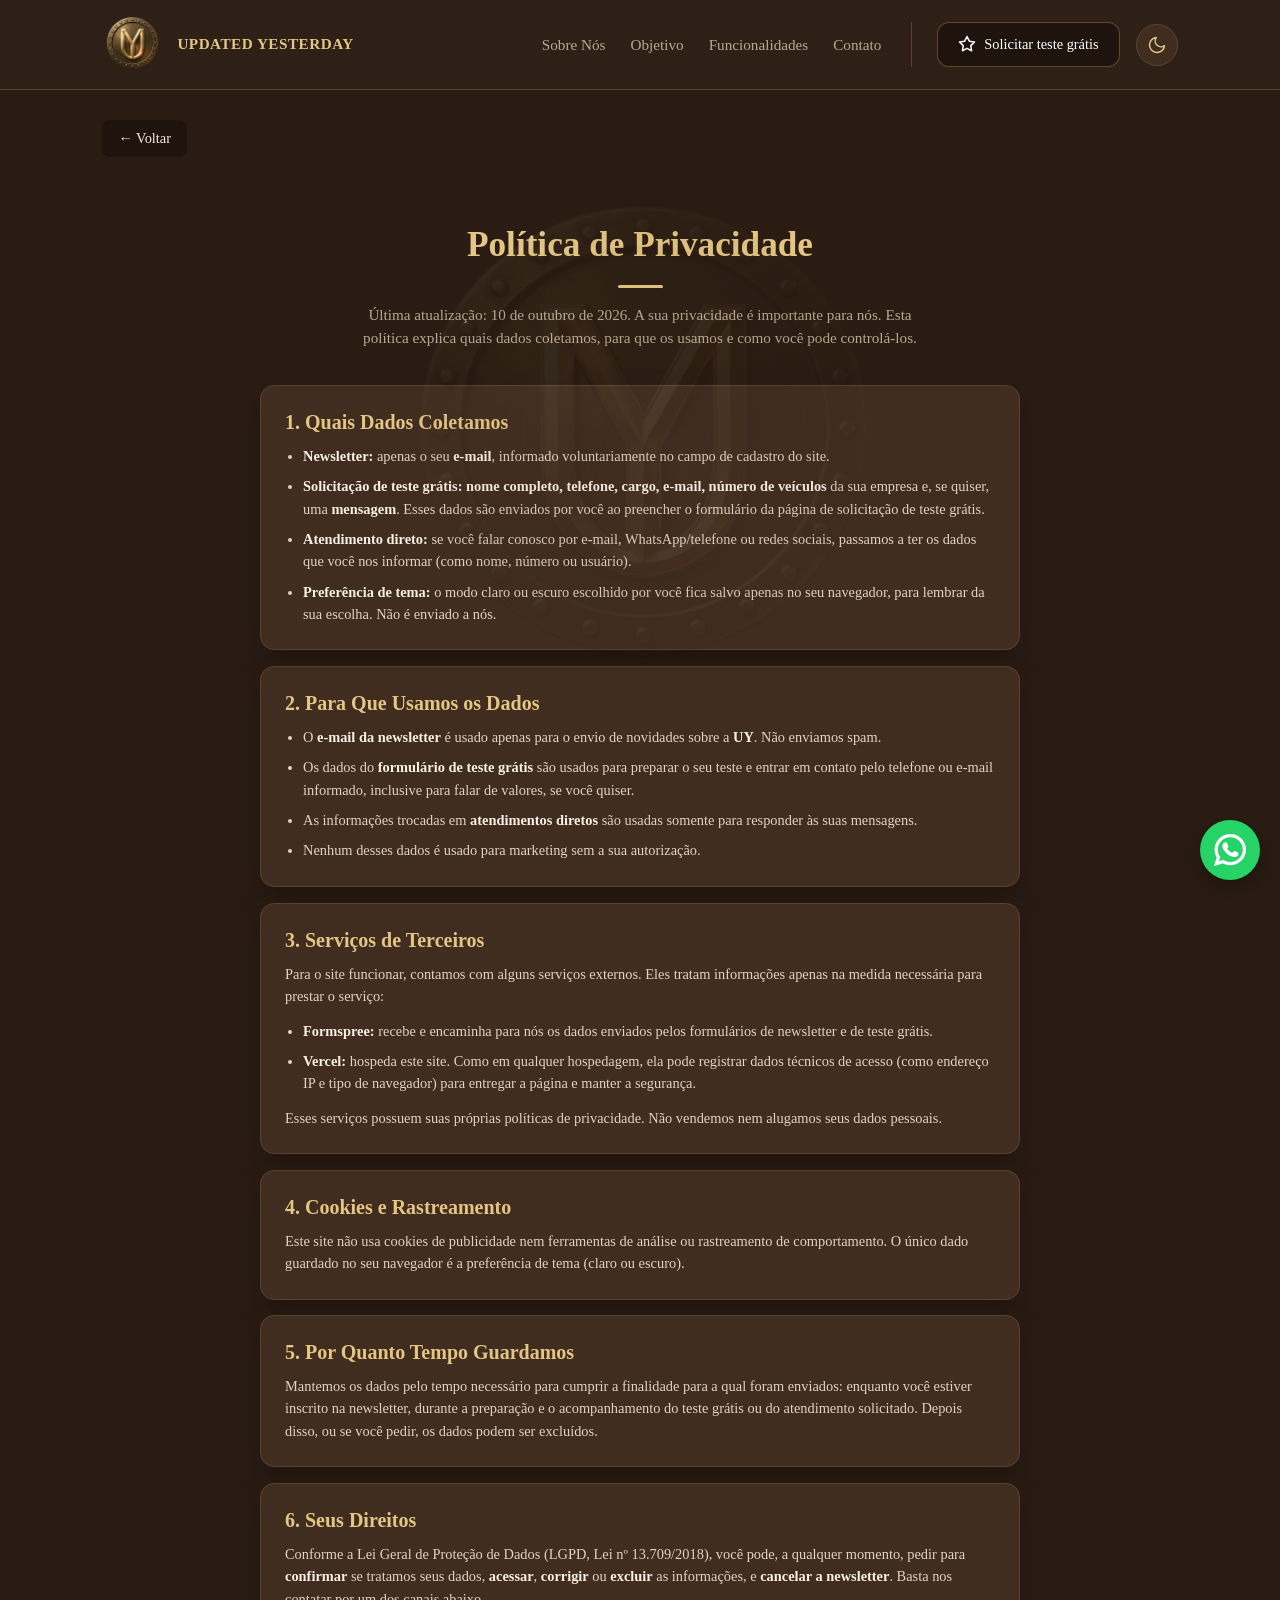
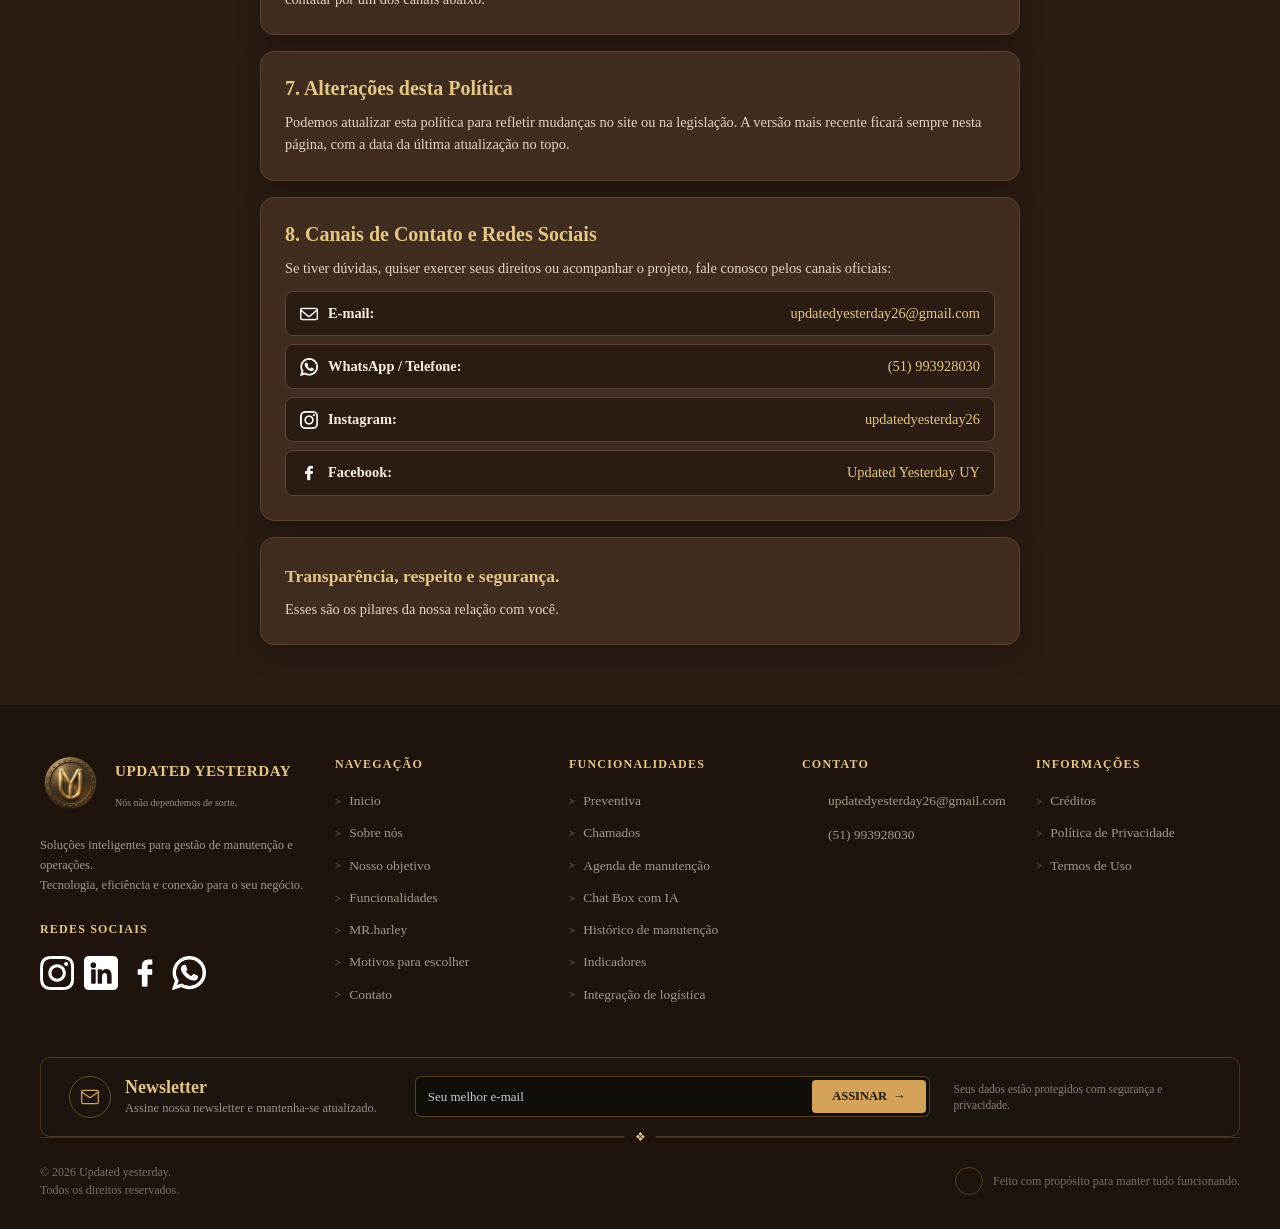
<file: politica-de-provacidade.html>
<!DOCTYPE html>
<html lang="pt-BR" class="tema-escuro">
<head>
    <meta charset="UTF-8">
    <script>document.documentElement.classList.add('tema-escuro');try{if(localStorage.getItem('uy-tema')==='claro'){document.documentElement.classList.remove('tema-escuro');}}catch(e){}</script>
    <script>document.documentElement.classList.add('js-reveal');setTimeout(function(){if(!window.__uyReveal){document.documentElement.classList.remove('js-reveal');}},1200);</script>
    <meta name="viewport" content="width=device-width, initial-scale=1.0">
    <meta name="referrer" content="strict-origin-when-cross-origin">
    <meta http-equiv="Content-Security-Policy" content="upgrade-insecure-requests">
    <title>Política de Privacidade — Updated Yesterday</title>
    <link rel="stylesheet" href="style.css">
    <link rel="icon" type="image/png" href="Imagens/logotipo.png">
    <noscript>
        <style>.revelar, .revelar-esquerda, .revelar-direita, .revelar-cima, .revelar-cascata > * { opacity: 1 !important; transform: none !important; }</style>
    </noscript>
</head>
<body>

    <!-- CABEÇALHO PADRÃO -->
    <header class="cabecalho">
        <a href="index.html" class="conteiner-logo">
            <img src="Imagens/logotipo.png" alt="Logo Updated Yesterday" class="imagem-logo">
            <div class="textos-logo">
                <span class="titulo-logo">UPDATED YESTERDAY</span>
            </div>
        </a>

        <nav class="navegacao">
            <ul class="lista-menu">
                <li><a href="index.html#sobre-nos" class="link-menu">Sobre Nós</a></li>
                <li><a href="index.html#objetivo" class="link-menu">Objetivo</a></li>
                <li><a href="index.html#funcionalidades" class="link-menu">Funcionalidades</a></li>
                <li><a href="index.html#rodape" class="link-menu">Contato</a></li>
            </ul>
        </nav>

        <div class="conteiner-botao">
            <a href="solicitar-orçamento.html" class="botao-acao">
                <svg xmlns="http://www.w3.org/2000/svg" width="18" height="18" viewBox="0 0 24 24" fill="none" stroke="currentColor" stroke-width="2" stroke-linecap="round" stroke-linejoin="round" aria-hidden="true"><polygon points="12 2 15.09 8.26 22 9.27 17 14.14 18.18 21.02 12 17.77 5.82 21.02 7 14.14 2 9.27 8.91 8.26 12 2"></polygon></svg>
                Solicitar teste grátis
            </a>
        </div>


        <button class="btn-tema" id="btn-tema" type="button" aria-label="Ativar modo claro" aria-pressed="true">
            <svg class="icone-sol" viewBox="0 0 24 24" stroke-width="1.8" stroke-linecap="round" stroke-linejoin="round">
                <circle cx="12" cy="12" r="4"></circle>
                <line x1="12" y1="2" x2="12" y2="4"></line>
                <line x1="12" y1="20" x2="12" y2="22"></line>
                <line x1="4.22" y1="4.22" x2="5.64" y2="5.64"></line>
                <line x1="18.36" y1="18.36" x2="19.78" y2="19.78"></line>
                <line x1="2" y1="12" x2="4" y2="12"></line>
                <line x1="20" y1="12" x2="22" y2="12"></line>
                <line x1="4.22" y1="19.78" x2="5.64" y2="18.36"></line>
                <line x1="18.36" y1="5.64" x2="19.78" y2="4.22"></line>
            </svg>
            <svg class="icone-lua" viewBox="0 0 24 24" stroke-width="1.8" stroke-linecap="round" stroke-linejoin="round">
                <path d="M21 12.79A9 9 0 1 1 11.21 3 7 7 0 0 0 21 12.79z"></path>
            </svg>
        </button>

        <button class="btn-hamburguer" id="btn-hamburguer" type="button" aria-label="Abrir menu" aria-expanded="false" aria-controls="menu-mobile">
            <span class="linha-hamburguer"></span>
            <span class="linha-hamburguer"></span>
            <span class="linha-hamburguer"></span>
        </button>
    </header>

    <!-- MENU MOBILE (HAMBÚRGUER) -->
    <div class="overlay-menu-mobile" id="overlay-menu-mobile"></div>
    <nav class="menu-mobile" id="menu-mobile" aria-hidden="true">
        <ul class="lista-menu-mobile">
            <li><a href="index.html#sobre-nos" class="link-menu-mobile">Sobre Nós</a></li>
            <li><a href="index.html#objetivo" class="link-menu-mobile">Objetivo</a></li>
            <li><a href="index.html#funcionalidades" class="link-menu-mobile">Funcionalidades</a></li>
            <li><a href="index.html#rodape" class="link-menu-mobile">Contato</a></li>
        </ul>
        <a href="solicitar-orçamento.html" class="botao-acao botao-acao-mobile">
            <svg xmlns="http://www.w3.org/2000/svg" width="18" height="18" viewBox="0 0 24 24" fill="none" stroke="currentColor" stroke-width="2" stroke-linecap="round" stroke-linejoin="round" aria-hidden="true"><polygon points="12 2 15.09 8.26 22 9.27 17 14.14 18.18 21.02 12 17.77 5.82 21.02 7 14.14 2 9.27 8.91 8.26 12 2"></polygon></svg>
            Solicitar teste grátis
        </a>
    </nav>

    <main class="privacy-container">

    <button class="link-voltar-pagina" onclick="history.back()" type="button">
        ← Voltar
    </button>

    <section class="secao-politica-privacidade">
      <div class="conteiner-politica">
        
        <header class="cabecalho-politica revelar-cima">
          <h1 class="titulo-politica">Política de Privacidade</h1>
          <div class="linha-decorativa"></div>
          <p class="subtitulo-politica">
            Última atualização: 10 de outubro de 2026. A sua privacidade é importante para nós. Esta política explica quais dados coletamos, para que os usamos e como você pode controlá-los.
          </p>
        </header>

        <div class="lista-cards-politica revelar-cascata">

          <article class="card-politica">
            <div class="conteudo-card">
              <h2 class="titulo-card">1. Quais Dados Coletamos</h2>
              <ul class="lista-itens-card">
                <li>
                  <strong>Newsletter:</strong> apenas o seu <strong>e-mail</strong>, informado voluntariamente no campo de cadastro do site.
                </li>
                <li>
                  <strong>Solicitação de teste grátis:</strong> <strong>nome completo, telefone, cargo, e-mail, número de veículos</strong> da sua empresa e, se quiser, uma <strong>mensagem</strong>. Esses dados são enviados por você ao preencher o formulário da página de solicitação de teste grátis.
                </li>
                <li>
                  <strong>Atendimento direto:</strong> se você falar conosco por e-mail, WhatsApp/telefone ou redes sociais, passamos a ter os dados que você nos informar (como nome, número ou usuário).
                </li>
                <li>
                  <strong>Preferência de tema:</strong> o modo claro ou escuro escolhido por você fica salvo apenas no seu navegador, para lembrar da sua escolha. Não é enviado a nós.
                </li>
              </ul>
            </div>
          </article>
          <article class="card-politica">
            <div class="conteudo-card">
              <h2 class="titulo-card">2. Para Que Usamos os Dados</h2>
              <ul class="lista-itens-card">
                <li>
                  O <strong>e-mail da newsletter</strong> é usado apenas para o envio de novidades sobre a <strong>UY</strong>. Não enviamos spam.
                </li>
                <li>
                  Os dados do <strong>formulário de teste grátis</strong> são usados para preparar o seu teste e entrar em contato pelo telefone ou e-mail informado, inclusive para falar de valores, se você quiser.
                </li>
                <li>
                  As informações trocadas em <strong>atendimentos diretos</strong> são usadas somente para responder às suas mensagens.
                </li>
                <li>
                  Nenhum desses dados é usado para marketing sem a sua autorização.
                </li>
              </ul>
            </div>
          </article>
          <article class="card-politica">
            <div class="conteudo-card">
              <h2 class="titulo-card">3. Serviços de Terceiros</h2>
              <p class="texto-card espaco-inferior">
                Para o site funcionar, contamos com alguns serviços externos. Eles tratam informações apenas na medida necessária para prestar o serviço:
              </p>
              <ul class="lista-itens-card">
                <li>
                  <strong>Formspree:</strong> recebe e encaminha para nós os dados enviados pelos formulários de newsletter e de teste grátis.
                </li>
                <li>
                  <strong>Vercel:</strong> hospeda este site. Como em qualquer hospedagem, ela pode registrar dados técnicos de acesso (como endereço IP e tipo de navegador) para entregar a página e manter a segurança.
                </li>

              </ul>
              <p class="texto-card espaco-superior">
                Esses serviços possuem suas próprias políticas de privacidade. Não vendemos nem alugamos seus dados pessoais.
              </p>
            </div>
          </article>
          <article class="card-politica">
            <div class="conteudo-card">
              <h2 class="titulo-card">4. Cookies e Rastreamento</h2>
              <p class="texto-card">
                Este site não usa cookies de publicidade nem ferramentas de análise ou rastreamento de comportamento. O único dado guardado no seu navegador é a preferência de tema (claro ou escuro).
              </p>
            </div>
          </article>
          <article class="card-politica">
            <div class="conteudo-card">
              <h2 class="titulo-card">5. Por Quanto Tempo Guardamos</h2>
              <p class="texto-card">
                Mantemos os dados pelo tempo necessário para cumprir a finalidade para a qual foram enviados: enquanto você estiver inscrito na newsletter, durante a preparação e o acompanhamento do teste grátis ou do atendimento solicitado. Depois disso, ou se você pedir, os dados podem ser excluídos.
              </p>
            </div>
          </article>
          <article class="card-politica">
            <div class="conteudo-card">
              <h2 class="titulo-card">6. Seus Direitos</h2>
              <p class="texto-card">
                Conforme a Lei Geral de Proteção de Dados (LGPD, Lei nº 13.709/2018), você pode, a qualquer momento, pedir para <strong>confirmar</strong> se tratamos seus dados, <strong>acessar</strong>, <strong>corrigir</strong> ou <strong>excluir</strong> as informações, e <strong>cancelar a newsletter</strong>. Basta nos contatar por um dos canais abaixo.
              </p>
            </div>
          </article>
          <article class="card-politica">
            <div class="conteudo-card">
              <h2 class="titulo-card">7. Alterações desta Política</h2>
              <p class="texto-card">
                Podemos atualizar esta política para refletir mudanças no site ou na legislação. A versão mais recente ficará sempre nesta página, com a data da última atualização no topo.
              </p>
            </div>
          </article>
          <article class="card-politica">
            <div class="conteudo-card">
              <h2 class="titulo-card">8. Canais de Contato e Redes Sociais</h2>
              <p class="texto-card espaco-inferior">
                Se tiver dúvidas, quiser exercer seus direitos ou acompanhar o projeto, fale conosco pelos canais oficiais:
              </p>

              <div class="lista-contatos">
                <div class="item-contato">
                  <div class="detalhe-contato">
                    <img src="Icones/icones-claros/correspondencia.png" alt="E-mail" class="icone-contato">
                    <span class="rotulo-contato">E-mail:</span>
                  </div>
                  <span class="valor-contato">updatedyesterday26@gmail.com</span>
                </div>

                <div class="item-contato">
                  <div class="detalhe-contato">
                    <img src="Icones/icones-claros/whatsapp.png" alt="WhatsApp" class="icone-contato">
                    <span class="rotulo-contato">WhatsApp / Telefone:</span>
                  </div>
                  <span class="valor-contato">(51) 993928030</span>
                </div>

                <div class="item-contato">
                  <div class="detalhe-contato">
                    <img src="Icones/icones-claros/instagram.png" alt="Instagram" class="icone-contato">
                    <span class="rotulo-contato">Instagram:</span>
                  </div>
                  <span class="valor-contato">updatedyesterday26</span>
                </div>

                <div class="item-contato">
                  <div class="detalhe-contato">
                    <img src="Icones/icones-claros/facebook.png" alt="Facebook" class="icone-contato">
                    <span class="rotulo-contato">Facebook:</span>
                  </div>
                  <span class="valor-contato">Updated Yesterday UY</span>
                </div>
              </div>
            </div>
          </article>
          <article class="card-politica card-destaque">
            <div class="conteudo-card">
              <h3 class="titulo-destaque">Transparência, respeito e segurança.</h3>
              <p class="texto-card">Esses são os pilares da nossa relação com você.</p>
            </div>
          </article>

        </div>
      </div>
    </section>
    </main>

        <!--RODAPÉ-->
        <footer class="footer" id="rodape">
            <div class="footer-container">
            
            <!-- GRID SUPERIOR (5 COLUNAS) -->
            <div class="footer-top revelar-cascata">
                
                <!-- COLUNA 1: LOGO E DESCRIÇÃO -->
                <div class="footer-col col-brand">
                <div class="brand-header">
                    <!-- Espaço reservado para a LOGO ao lado do texto -->
                    <div class="logo-placeholder">
                    <img src="Imagens/logotipo.png" alt="Logo Updated Yesterday">
                    </div>
                    <div class="brand-title">
                    <h2>UPDATED YESTERDAY</h2>
                            <p class="subtitle">Nós não dependemos de sorte.</p>
                    </div>
                </div>

                <p class="brand-description">
                    Soluções inteligentes para gestão de manutenção e operações.<br>
                    Tecnologia, eficiência e conexão para o seu negócio.
                </p>

                <div class="social-section">
                    <h4 class="section-title">REDES SOCIAIS</h4>
                    <div class="social-links">
                    <!-- Espaço para ícones/imagens das redes sociais -->
                    <a href="https://www.instagram.com/p/DcltIoWEeUV/?igsi=NTBnZ2xrN2NycWJ2" title="Instagram"><img src="Icones/icones-claros/instagram.png" class="sociais-img"><i class="fa-brands fa-instagram"></i></a>
                    <a href="https://www.linkedin.com/company/updated-yesterday/posts/?viewAsMember=true" title="LinkedIn"><img src="Icones/icones-claros/linkedin.png" class="sociais-img"><i class="fa-brands fa-linkedin-in"></i></a>
                    <a href="https://www.facebook.com/share/1K7FVFRbi6/" title="Facebook"><img src="Icones/icones-claros/facebook.png" class="sociais-img"><i class="fa-brands fa-facebook-f"></i></a>
                    <a href="https://wa.me/message/VCNQYGT4VERDC1" title="WhatsApp"><img src="Icones/icones-claros/whatsapp.png" class="sociais-img"><i class="fa-brands fa-whatsapp"></i></a>
                    </div>
                </div>
                </div>

                <!-- COLUNA 2: NAVEGAÇÃO -->
                <div class="footer-col">
                <h4 class="section-title">NAVEGAÇÃO</h4>
                <ul class="footer-list">
                    <li><a href="index.html#hero">Inicio</a></li>
                    <li><a href="index.html#sobre-nos">Sobre nós</a></li>
                    <li><a href="index.html#objetivo">Nosso objetivo</a></li>
                    <li><a href="index.html#funcionalidades">Funcionalidades</a></li>
                    <li><a href="index.html#mr.harley">MR.harley</a></li>
                    <li><a href="index.html#escolher">Motivos para escolher</a></li>
                    <li><a href="index.html#rodape">Contato</a></li>
                </ul>
                </div>

                <!-- COLUNA 3: FUNCIONALIDADES -->
                <div class="footer-col">
                <h4 class="section-title">FUNCIONALIDADES</h4>
                <ul class="footer-list">
                    <li><a href="index.html#fn-preventiva">Preventiva</a></li>
                    <li><a href="index.html#fn-chamados">Chamados</a></li>
                    <li><a href="index.html#fn-agenda">Agenda de manutenção</a></li>
                    <li><a href="index.html#fn-ia">Chat Box com IA</a></li>
                    <li><a href="index.html#fn-historico">Histórico de manutenção</a></li>
                    <li><a href="index.html#fn-indicadores">Indicadores</a></li>
                    <li><a href="index.html#fn-logistica">Integração de logística</a></li>
                </ul>
                </div>

                <!-- COLUNA 4: CONTATO -->
                <div class="footer-col">
                <h4 class="section-title">CONTATO</h4>
                <ul class="contact-list">
                    <li>
                    <span class="contact-icon"><i class="fa-regular fa-envelope"></i></span>
                    <a href="mailto:updatedyesterday26@gmail.com">updatedyesterday26@gmail.com</a>
                    </li>
                    <li>
                    <span class="contact-icon"><i class="fa-solid fa-phone"></i></span>
                    <span>(51) 993928030 </span>
                    </li>
                  

                </ul>
                </div>

                <!-- COLUNA 5: INFORMAÇÕES -->
                <div class="footer-col">
                <h4 class="section-title">INFORMAÇÕES</h4>
                <ul class="footer-list">
                    <li><a href="creditos.html">Créditos</a></li>
                    <li><a href="politica-de-provacidade.html">Política de Privacidade</a></li>
                    <li><a href="termos-de-uso.html">Termos de Uso</a></li>
                </ul>
                </div>

            </div>

<!-- SEÇÃO NEWSLETTER -->
<div class="sib-form" style="text-align: left; width: 100%;">
  <div id="sib-form-container" class="sib-form-container" style="background: transparent; padding: 0;">
    
    <!-- Mensagem de erro customizada (oculta por padrão) -->
    <div id="error-message" class="sib-form-message-panel" style="display: none; font-family: inherit; font-size: 14px; text-align: left; color: #d4a359; background-color: rgba(0, 0, 0, 0.4); border: 1px solid rgba(212, 163, 89, 0.5); border-radius: 8px; max-width: 100%; margin-bottom: 12px; padding: 12px 16px;">
      <div class="sib-form-message-panel__text sib-form-message-panel__text--center" style="display: flex; align-items: center; gap: 8px; color: #d4a359;">
        <svg viewBox="0 0 512 512" class="sib-icon sib-notification__icon" style="fill: #d4a359; width: 18px; height: 18px; flex-shrink: 0;">
          <path d="M256 40c118.621 0 216 96.075 216 216 0 119.291-96.61 216-216 216-119.244 0-216-96.562-216-216 0-119.203 96.602-216 216-216m0-32C119.043 8 8 119.083 8 256c0 136.997 111.043 248 248 248s248-111.003 248-248C504 119.083 392.957 8 256 8zm-11.49 120h22.979c6.823 0 12.274 5.682 11.99 12.5l-7 168c-.268 6.428-5.556 11.5-11.99 11.5h-8.979c-6.433 0-11.722-5.073-11.99-11.5l-7-168c-.283-6.818 5.167-12.5 11.99-12.5zM256 340c-15.464 0-28 12.536-28 28s12.536 28 28 28 28-12.536 28-28-12.536-28-28-28z" />
        </svg>
        <span class="sib-form-message-panel__inner-text" style="color: #d4a359;">
          Sua assinatura não pôde ser enviada. Tente novamente.
        </span>
      </div>
    </div>
    
    <!-- Mensagem de sucesso (oculta por padrão) -->
    <div id="success-message" class="sib-form-message-panel" style="display: none; font-family: inherit; font-size: 14px; text-align: left; color: #13ce66; background-color: rgba(0, 0, 0, 0.4); border: 1px solid #13ce66; border-radius: 8px; max-width: 100%; margin-bottom: 12px; padding: 12px 16px;">
      <div class="sib-form-message-panel__text sib-form-message-panel__text--center" style="display: flex; align-items: center; gap: 8px;">
        <svg viewBox="0 0 512 512" class="sib-icon sib-notification__icon" style="fill: #13ce66; width: 18px; height: 18px; flex-shrink: 0;">
          <path d="M256 8C119.033 8 8 119.033 8 256s111.033 248 248 248 248-111.033 248-248S392.967 8 256 8zm0 464c-118.664 0-216-96.055-216-216 0-118.663 96.055-216 216-216 118.664 0 216 96.055 216 216 0 118.663-96.055 216-216 216zm141.63-274.961L217.15 376.071c-4.705 4.667-12.303 4.637-16.97-.068l-85.878-86.572c-4.667-4.705-4.637-12.303.068-16.97l8.52-8.451c4.705-4.667 12.303-4.637 16.97.068l68.976 69.533 163.441-162.13c4.705-4.667 12.303-4.637 16.97.068l8.451 8.52c4.668 4.705 4.637 12.303-.068 16.97z" />
        </svg>
        <span class="sib-form-message-panel__inner-text">
          Você fez sua assinatura com sucesso.
        </span>
      </div>
    </div>

    <!-- Card Principal -->
    <div id="sib-container" class="nl-card sib-container--large sib-container--vertical">
      <form id="sib-form" class="nl-form" method="POST" action="https://formspree.io/f/xgaoywdn">

        <!-- Ícone + Textos -->
        <div class="nl-info">
          <div class="nl-icone">
            <svg width="20" height="20" viewBox="0 0 24 24" fill="none" stroke="#d4a359" stroke-width="1.5" stroke-linecap="round" stroke-linejoin="round" aria-hidden="true">
              <path d="M4 4h16c1.1 0 2 .9 2 2v12c0 1.1-.9 2-2 2H4c-1.1 0-2-.9-2-2V6c0-1.1.9-2 2-2z"></path>
              <polyline points="22,6 12,13 2,6"></polyline>
            </svg>
          </div>
          <div class="nl-textos">
            <p class="nl-titulo">Newsletter</p>
            <p class="nl-subtitulo">Assine nossa newsletter e mantenha-se atualizado.</p>
          </div>
        </div>

        <!-- Campo de e-mail + botão -->
        <div class="nl-campo-grupo">
          <div class="nl-campo">
            <label for="EMAIL" class="nl-sr-only">Seu e-mail</label>
            <input class="nl-input" type="email" id="EMAIL" name="email" autocomplete="email" placeholder="Seu melhor e-mail" required />
            <button class="nl-botao" type="submit">
              ASSINAR <span aria-hidden="true">&rarr;</span>
            </button>
          </div>
        </div>

        <!-- Texto de segurança -->
        <p class="nl-nota">Seus dados estão protegidos com segurança e privacidade.</p>

      </form>
    </div>
  </div>
</div>

<!-- DIVISOR COM DETALHE FLOREADO DA IMAGEM -->
<div class="footer-divider">
    <span class="divider-ornament">❖</span>
</div>

<!-- RODAPÉ INFERIOR (COPYRIGHT E CRÉDITOS) -->
<div class="footer-bottom">
    <p class="copyright">
    © 2026 Updated yesterday.<br>
    Todos os direitos reservados.
    </p>
    <div class="footer-tagline">
    <span class="heart-icon"><i class="fa-regular fa-heart"></i></span>
    <p>Feito com propósito para manter tudo funcionando.</p>
    </div>
</div>
        </footer>


<script>
  (function () {
    var form = document.getElementById('sib-form');
    var successMsg = document.getElementById('success-message');
    var errorMsg = document.getElementById('error-message');

    if (!form) return;

    form.addEventListener('submit', function (e) {
      e.preventDefault();

      if (successMsg) successMsg.style.display = 'none';
      if (errorMsg) errorMsg.style.display = 'none';

      var dados = new FormData(form);

      fetch(form.action, {
        method: 'POST',
        body: dados,
        headers: {
          'Accept': 'application/json'
        }
      }).then(function (resposta) {
        if (resposta.ok) {
          if (successMsg) successMsg.style.display = 'block';
          form.reset();
        } else {
          if (errorMsg) errorMsg.style.display = 'block';
        }
      }).catch(function (erro) {
        if (errorMsg) errorMsg.style.display = 'block';
      });
    });
  })();
</script>
<script>
// menu.js — Menu hambúrguer + navegação ativa (Updated Yesterday)
// Usado em todas as páginas do site para manter o comportamento consistente.
//
// OBS: este arquivo precisa se chamar exatamente "menu.js", pois é esse o
// nome que todas as páginas (.html) carregam via <script src="menu.js">.
(function () {

    // ------------------------------------------------------------------
    // MENU HAMBÚRGUER (telas menores)
    // ------------------------------------------------------------------
    const btn = document.getElementById('btn-hamburguer');
    const menu = document.getElementById('menu-mobile');
    const overlay = document.getElementById('overlay-menu-mobile');

    if (btn && menu && overlay) {
        function abrirMenu() {
            menu.classList.add('aberto');
            overlay.classList.add('aberto');
            btn.classList.add('ativo');
            btn.setAttribute('aria-expanded', 'true');
            menu.setAttribute('aria-hidden', 'false');
            document.body.classList.add('menu-bloqueado');
        }

        function fecharMenu() {
            menu.classList.remove('aberto');
            overlay.classList.remove('aberto');
            btn.classList.remove('ativo');
            btn.setAttribute('aria-expanded', 'false');
            menu.setAttribute('aria-hidden', 'true');
            document.body.classList.remove('menu-bloqueado');
        }

        btn.addEventListener('click', function () {
            if (menu.classList.contains('aberto')) {
                fecharMenu();
            } else {
                abrirMenu();
            }
        });

        overlay.addEventListener('click', fecharMenu);

        menu.querySelectorAll('a').forEach(function (link) {
            link.addEventListener('click', fecharMenu);
        });

        document.addEventListener('keydown', function (evento) {
            if (evento.key === 'Escape') fecharMenu();
        });

        window.addEventListener('resize', function () {
            if (window.innerWidth > 992) fecharMenu();
        });
    }

    // ------------------------------------------------------------------
    // LINK DE NAVEGAÇÃO "ATIVO" (cabeçalho — apenas telas maiores)
    // Ao clicar em uma opção do menu (Sobre Nós, Objetivo, Funcionalidades,
    // Contato), o link fica marcado — a underline dourada "trava" — indicando
    // qual seção foi acessada, além de rolar até ela normalmente.
    // ------------------------------------------------------------------
    var linksMenu = document.querySelectorAll('.link-menu');

    function marcarAtivo(linkClicado) {
        linksMenu.forEach(function (link) {
            link.classList.remove('ativo');
        });
        linkClicado.classList.add('ativo');
    }

    linksMenu.forEach(function (link) {
        link.addEventListener('click', function () {
            marcarAtivo(link);
        });
    });

    // Ao abrir a página já com uma âncora na URL (ex.: index.html#objetivo,
    // ou vindo de outra página como creditos.html → index.html#...),
    // marca o link correspondente como ativo assim que a página carrega.
    if (window.location.hash) {
        linksMenu.forEach(function (link) {
            var partesHref = link.getAttribute('href').split('#');
            var hashDoLink = partesHref[1] ? ('#' + partesHref[1]) : '';
            if (hashDoLink && hashDoLink === window.location.hash) {
                marcarAtivo(link);
            }
        });
    }
})();
</script>
<script>
// tema — alternância entre modo escuro (padrão) e claro (Updated Yesterday)
// O tema escuro é o padrão no primeiro acesso. A escolha fica salva no navegador (chave "uy-tema") e é aplicada em todas as
// páginas pelo pequeno script no <head>, então o tema continua ao navegar.
(function () {
    var raiz = document.documentElement;
    var botao = document.getElementById('btn-tema');
    if (!botao) return;

    function aplicar(escuro) {
        raiz.classList.toggle('tema-escuro', escuro);
        botao.setAttribute('aria-pressed', escuro ? 'true' : 'false');
        botao.setAttribute('aria-label', escuro ? 'Ativar modo claro' : 'Ativar modo escuro');
    }

    function lerSalvo() {
        try { return localStorage.getItem('uy-tema') !== 'claro'; } catch (e) { return raiz.classList.contains('tema-escuro'); }
    }

    aplicar(lerSalvo());

    botao.addEventListener('click', function () {
        var escuro = !raiz.classList.contains('tema-escuro');
        aplicar(escuro);
        try { localStorage.setItem('uy-tema', escuro ? 'escuro' : 'claro'); } catch (e) {}
    });

    // Mantém o tema sincronizado ao voltar para a página (botão "voltar") ou entre abas.
    window.addEventListener('pageshow', function () { aplicar(lerSalvo()); });
    window.addEventListener('storage', function (e) { if (e.key === 'uy-tema') aplicar(lerSalvo()); });
})();
</script>
<script src="scroll-reveal.js"></script>
<a class="wa-flutuante" href="https://wa.me/message/VCNQYGT4VERDC1" target="_blank" rel="noopener" aria-label="Entrar em contato pelo WhatsApp">
    <span class="wa-dica">Entrar em contato</span>
    <img src="Icones/icones-claros/whatsapp.png" alt="">
</a>
</body>
</html>
</file>
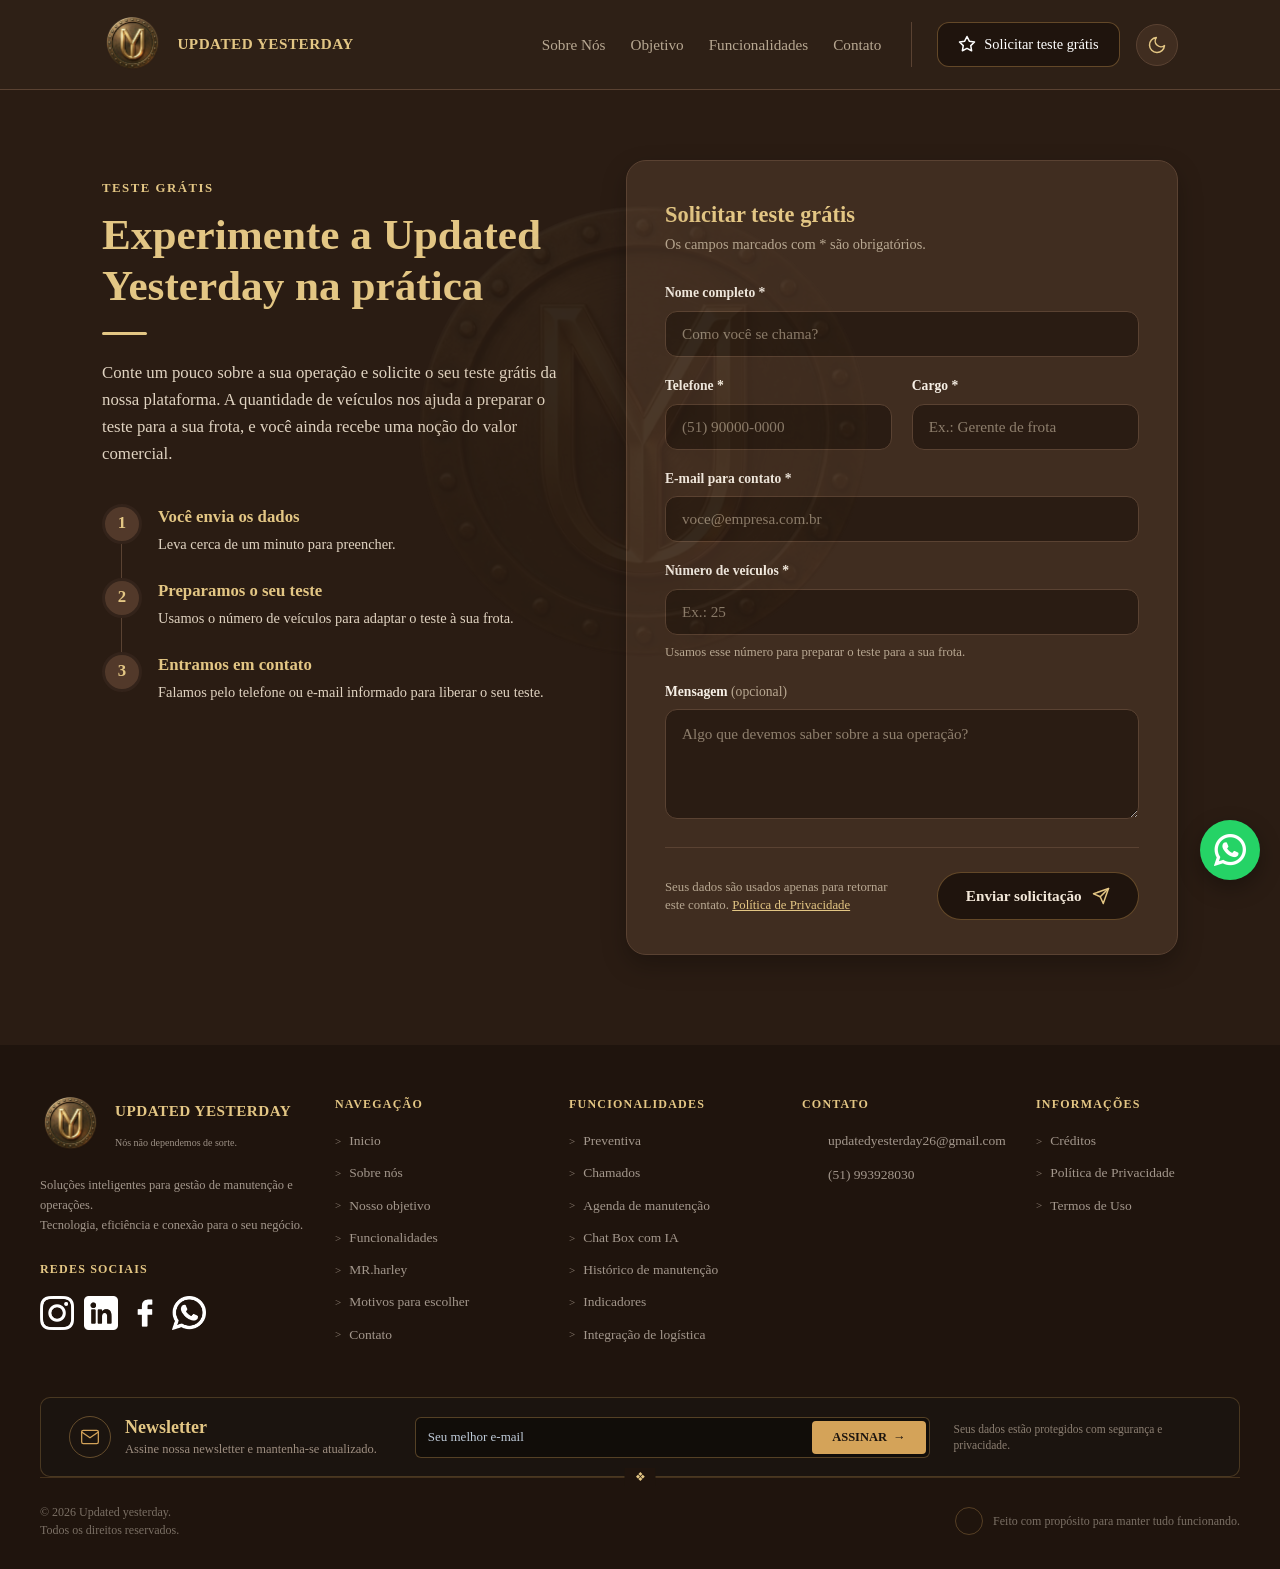
<file: solicitar-orçamento.html>
<!DOCTYPE html>
<html lang="pt-BR" class="tema-escuro">
<head>
    <meta charset="UTF-8">
    <script>document.documentElement.classList.add('tema-escuro');try{if(localStorage.getItem('uy-tema')==='claro'){document.documentElement.classList.remove('tema-escuro');}}catch(e){}</script>
    <script>document.documentElement.classList.add('js-reveal');setTimeout(function(){if(!window.__uyReveal){document.documentElement.classList.remove('js-reveal');}},1200);</script>
    <meta name="viewport" content="width=device-width, initial-scale=1.0">
    <meta name="referrer" content="strict-origin-when-cross-origin">
    <meta http-equiv="Content-Security-Policy" content="upgrade-insecure-requests">
    <title>Solicitar Teste Grátis — Updated Yesterday</title>
    <link rel="stylesheet" href="style.css">
    <link rel="icon" type="image/png" href="Imagens/logotipo.png">
    <noscript>
        <style>.revelar, .revelar-esquerda, .revelar-direita, .revelar-cima, .revelar-cascata > * { opacity: 1 !important; transform: none !important; }</style>
    </noscript>
</head>
<body>

    <!-- CABEÇALHO PADRÃO -->
    <header class="cabecalho">
        <a href="index.html" class="conteiner-logo">
            <img src="Imagens/logotipo.png" alt="Logo Updated Yesterday" class="imagem-logo">
            <div class="textos-logo">
                <span class="titulo-logo">UPDATED YESTERDAY</span>
            </div>
        </a>

        <nav class="navegacao">
            <ul class="lista-menu">
                <li><a href="index.html#sobre-nos" class="link-menu">Sobre Nós</a></li>
                <li><a href="index.html#objetivo" class="link-menu">Objetivo</a></li>
                <li><a href="index.html#funcionalidades" class="link-menu">Funcionalidades</a></li>
                <li><a href="index.html#rodape" class="link-menu">Contato</a></li>
            </ul>
        </nav>

        <div class="conteiner-botao">
            <a href="solicitar-orçamento.html" class="botao-acao">
                <svg xmlns="http://www.w3.org/2000/svg" width="18" height="18" viewBox="0 0 24 24" fill="none" stroke="currentColor" stroke-width="2" stroke-linecap="round" stroke-linejoin="round" aria-hidden="true"><polygon points="12 2 15.09 8.26 22 9.27 17 14.14 18.18 21.02 12 17.77 5.82 21.02 7 14.14 2 9.27 8.91 8.26 12 2"></polygon></svg>
                Solicitar teste grátis
            </a>
        </div>

        <button class="btn-tema" id="btn-tema" type="button" aria-label="Ativar modo claro" aria-pressed="true">
            <svg class="icone-sol" viewBox="0 0 24 24" stroke-width="1.8" stroke-linecap="round" stroke-linejoin="round">
                <circle cx="12" cy="12" r="4"></circle>
                <line x1="12" y1="2" x2="12" y2="4"></line>
                <line x1="12" y1="20" x2="12" y2="22"></line>
                <line x1="4.22" y1="4.22" x2="5.64" y2="5.64"></line>
                <line x1="18.36" y1="18.36" x2="19.78" y2="19.78"></line>
                <line x1="2" y1="12" x2="4" y2="12"></line>
                <line x1="20" y1="12" x2="22" y2="12"></line>
                <line x1="4.22" y1="19.78" x2="5.64" y2="18.36"></line>
                <line x1="18.36" y1="5.64" x2="19.78" y2="4.22"></line>
            </svg>
            <svg class="icone-lua" viewBox="0 0 24 24" stroke-width="1.8" stroke-linecap="round" stroke-linejoin="round">
                <path d="M21 12.79A9 9 0 1 1 11.21 3 7 7 0 0 0 21 12.79z"></path>
            </svg>
        </button>

        <button class="btn-hamburguer" id="btn-hamburguer" type="button" aria-label="Abrir menu" aria-expanded="false" aria-controls="menu-mobile">
            <span class="linha-hamburguer"></span>
            <span class="linha-hamburguer"></span>
            <span class="linha-hamburguer"></span>
        </button>
    </header>

    <!-- MENU MOBILE (HAMBÚRGUER) -->
    <div class="overlay-menu-mobile" id="overlay-menu-mobile"></div>
    <nav class="menu-mobile" id="menu-mobile" aria-hidden="true">
        <ul class="lista-menu-mobile">
            <li><a href="index.html#sobre-nos" class="link-menu-mobile">Sobre Nós</a></li>
            <li><a href="index.html#objetivo" class="link-menu-mobile">Objetivo</a></li>
            <li><a href="index.html#funcionalidades" class="link-menu-mobile">Funcionalidades</a></li>
            <li><a href="index.html#rodape" class="link-menu-mobile">Contato</a></li>
        </ul>
        <a href="solicitar-orçamento.html" class="botao-acao botao-acao-mobile">
            <svg xmlns="http://www.w3.org/2000/svg" width="18" height="18" viewBox="0 0 24 24" fill="none" stroke="currentColor" stroke-width="2" stroke-linecap="round" stroke-linejoin="round" aria-hidden="true"><polygon points="12 2 15.09 8.26 22 9.27 17 14.14 18.18 21.02 12 17.77 5.82 21.02 7 14.14 2 9.27 8.91 8.26 12 2"></polygon></svg>
            Solicitar teste grátis
        </a>
    </nav>

    <main class="orc-secao">
        <div class="orc-grade">

            <!-- Coluna esquerda: contexto -->
            <section class="orc-info revelar-esquerda">
                <span class="tagline">Teste grátis</span>
                <h1 class="orc-titulo">Experimente a Updated Yesterday na prática</h1>
                <div class="linha-dourada"></div>
                <p class="orc-descricao">
                    Conte um pouco sobre a sua operação e solicite o seu teste grátis da nossa plataforma.
                    A quantidade de veículos nos ajuda a preparar o teste para a sua frota, e você ainda recebe uma noção do valor comercial.
                </p>

                <ol class="orc-passos">
                    <li class="orc-passo">
                        <span class="orc-passo-num">1</span>
                        <div>
                            <h3>Você envia os dados</h3>
                            <p>Leva cerca de um minuto para preencher.</p>
                        </div>
                    </li>
                    <li class="orc-passo">
                        <span class="orc-passo-num">2</span>
                        <div>
                            <h3>Preparamos o seu teste</h3>
                            <p>Usamos o número de veículos para adaptar o teste à sua frota.</p>
                        </div>
                    </li>
                    <li class="orc-passo">
                        <span class="orc-passo-num">3</span>
                        <div>
                            <h3>Entramos em contato</h3>
                            <p>Falamos pelo telefone ou e-mail informado para liberar o seu teste.</p>
                        </div>
                    </li>
                </ol>
            </section>

            <!-- Coluna direita: formulário -->
            <div class="orc-card revelar-direita" id="orcCard">
                <form class="orc-formulario" id="orcForm" action="https://formspree.io/f/xaeqjwpn" method="POST" novalidate>
                    <input type="hidden" name="_subject" value="Nova solicitação de teste grátis — Updated Yesterday">
                    <h2 class="orc-card-titulo">Solicitar teste grátis</h2>
                    <p class="orc-card-sub">Os campos marcados com * são obrigatórios.</p>

                    <div class="orc-campos">
                        <div class="orc-campo orc-campo--cheio">
                            <label for="nome">Nome completo *</label>
                            <input type="text" id="nome" name="nome" placeholder="Como você se chama?" autocomplete="name" required>
                            <span class="orc-erro">Informe o seu nome completo.</span>
                        </div>

                        <div class="orc-campo">
                            <label for="telefone">Telefone *</label>
                            <input type="tel" id="telefone" name="telefone" placeholder="(51) 90000-0000" autocomplete="tel" inputmode="tel" required>
                            <span class="orc-erro">Informe um telefone com DDD.</span>
                        </div>

                        <div class="orc-campo">
                            <label for="cargo">Cargo *</label>
                            <input type="text" id="cargo" name="cargo" placeholder="Ex.: Gerente de frota" autocomplete="organization-title" required>
                            <span class="orc-erro">Informe o seu cargo.</span>
                        </div>

                        <div class="orc-campo orc-campo--cheio">
                            <label for="email">E-mail para contato *</label>
                            <input type="email" id="email" name="email" placeholder="voce@empresa.com.br" autocomplete="email" required>
                            <span class="orc-erro">Informe um e-mail válido.</span>
                        </div>

                        <div class="orc-campo orc-campo--cheio">
                            <label for="veiculos">Número de veículos *</label>
                            <input type="number" id="veiculos" name="veiculos" placeholder="Ex.: 25" min="1" step="1" inputmode="numeric" required>
                            <span class="orc-dica">Usamos esse número para preparar o teste para a sua frota.</span>
                            <span class="orc-erro">Informe quantos veículos a sua empresa possui.</span>
                        </div>

                        <div class="orc-campo orc-campo--cheio">
                            <label for="mensagem">Mensagem <span class="orc-opcional">(opcional)</span></label>
                            <textarea id="mensagem" name="mensagem" placeholder="Algo que devemos saber sobre a sua operação?"></textarea>
                        </div>
                    </div>

                    <div class="orc-rodape">
                        <p class="orc-privacidade">
                            Seus dados são usados apenas para retornar este contato.
                            <a href="politica-de-provacidade.html">Política de Privacidade</a>
                        </p>
                        <button type="submit" class="btn btn-principal">
                            Enviar solicitação
                            <svg width="18" height="18" viewBox="0 0 24 24" fill="none" stroke="currentColor" stroke-width="2" stroke-linecap="round" stroke-linejoin="round" aria-hidden="true"><path d="M22 2 11 13"/><path d="M22 2 15 22l-4-9-9-4 20-7z"/></svg>
                        </button>
                    </div>
                </form>

                <div class="orc-sucesso" role="status" aria-live="polite">
                    <div class="icone-card">
                        <svg width="32" height="32" viewBox="0 0 24 24" fill="none" stroke="currentColor" stroke-width="2" stroke-linecap="round" stroke-linejoin="round" aria-hidden="true"><path d="M20 6 9 17l-5-5"/></svg>
                    </div>
                    <h2>Solicitação enviada</h2>
                    <p>Obrigado pelo interesse. Em breve entraremos em contato para liberar o seu teste grátis.</p>
                    <a href="index.html" class="btn btn-secundario">Voltar ao site</a>
                </div>
            </div>

        </div>
    </main>

        <!--RODAPÉ-->
        <footer class="footer" id="rodape">
            <div class="footer-container">
            
            <!-- GRID SUPERIOR (5 COLUNAS) -->
            <div class="footer-top revelar-cascata">
                
                <!-- COLUNA 1: LOGO E DESCRIÇÃO -->
                <div class="footer-col col-brand">
                <div class="brand-header">
                    <!-- Espaço reservado para a LOGO ao lado do texto -->
                    <div class="logo-placeholder">
                    <img src="Imagens/logotipo.png" alt="Logo Updated Yesterday">
                    </div>
                    <div class="brand-title">
                    <h2>UPDATED YESTERDAY</h2>
                            <p class="subtitle">Nós não dependemos de sorte.</p>
                    </div>
                </div>

                <p class="brand-description">
                    Soluções inteligentes para gestão de manutenção e operações.<br>
                    Tecnologia, eficiência e conexão para o seu negócio.
                </p>

                <div class="social-section">
                    <h4 class="section-title">REDES SOCIAIS</h4>
                    <div class="social-links">
                    <!-- Espaço para ícones/imagens das redes sociais -->
                    <a href="https://www.instagram.com/p/DcltIoWEeUV/?igsi=NTBnZ2xrN2NycWJ2" title="Instagram"><img src="Icones/icones-claros/instagram.png" class="sociais-img"><i class="fa-brands fa-instagram"></i></a>
                    <a href="https://www.linkedin.com/company/updated-yesterday/posts/?viewAsMember=true" title="LinkedIn"><img src="Icones/icones-claros/linkedin.png" class="sociais-img"><i class="fa-brands fa-linkedin-in"></i></a>
                    <a href="https://www.facebook.com/share/1K7FVFRbi6/" title="Facebook"><img src="Icones/icones-claros/facebook.png" class="sociais-img"><i class="fa-brands fa-facebook-f"></i></a>
                    <a href="https://wa.me/message/VCNQYGT4VERDC1" title="WhatsApp"><img src="Icones/icones-claros/whatsapp.png" class="sociais-img"><i class="fa-brands fa-whatsapp"></i></a>
                    </div>
                </div>
                </div>

                <!-- COLUNA 2: NAVEGAÇÃO -->
                <div class="footer-col">
                <h4 class="section-title">NAVEGAÇÃO</h4>
                <ul class="footer-list">
                    <li><a href="index.html#hero">Inicio</a></li>
                    <li><a href="index.html#sobre-nos">Sobre nós</a></li>
                    <li><a href="index.html#objetivo">Nosso objetivo</a></li>
                    <li><a href="index.html#funcionalidades">Funcionalidades</a></li>
                    <li><a href="index.html#mr.harley">MR.harley</a></li>
                    <li><a href="index.html#escolher">Motivos para escolher</a></li>
                    <li><a href="index.html#rodape">Contato</a></li>
                </ul>
                </div>

                <!-- COLUNA 3: FUNCIONALIDADES -->
                <div class="footer-col">
                <h4 class="section-title">FUNCIONALIDADES</h4>
                <ul class="footer-list">
                    <li><a href="index.html#fn-preventiva">Preventiva</a></li>
                    <li><a href="index.html#fn-chamados">Chamados</a></li>
                    <li><a href="index.html#fn-agenda">Agenda de manutenção</a></li>
                    <li><a href="index.html#fn-ia">Chat Box com IA</a></li>
                    <li><a href="index.html#fn-historico">Histórico de manutenção</a></li>
                    <li><a href="index.html#fn-indicadores">Indicadores</a></li>
                    <li><a href="index.html#fn-logistica">Integração de logística</a></li>
                </ul>
                </div>

                <!-- COLUNA 4: CONTATO -->
                <div class="footer-col">
                <h4 class="section-title">CONTATO</h4>
                <ul class="contact-list">
                    <li>
                    <span class="contact-icon"><i class="fa-regular fa-envelope"></i></span>
                    <a href="mailto:updatedyesterday26@gmail.com">updatedyesterday26@gmail.com</a>
                    </li>
                    <li>
                    <span class="contact-icon"><i class="fa-solid fa-phone"></i></span>
                    <span>(51) 993928030 </span>
                    </li>
                  

                </ul>
                </div>

                <!-- COLUNA 5: INFORMAÇÕES -->
                <div class="footer-col">
                <h4 class="section-title">INFORMAÇÕES</h4>
                <ul class="footer-list">
                    <li><a href="creditos.html">Créditos</a></li>
                    <li><a href="politica-de-provacidade.html">Política de Privacidade</a></li>
                    <li><a href="termos-de-uso.html">Termos de Uso</a></li>
                </ul>
                </div>

            </div>

<!-- SEÇÃO NEWSLETTER -->
<div class="sib-form" style="text-align: left; width: 100%;">
  <div id="sib-form-container" class="sib-form-container" style="background: transparent; padding: 0;">
    
    <!-- Mensagem de erro customizada (oculta por padrão) -->
    <div id="error-message" class="sib-form-message-panel" style="display: none; font-family: inherit; font-size: 14px; text-align: left; color: #d4a359; background-color: rgba(0, 0, 0, 0.4); border: 1px solid rgba(212, 163, 89, 0.5); border-radius: 8px; max-width: 100%; margin-bottom: 12px; padding: 12px 16px;">
      <div class="sib-form-message-panel__text sib-form-message-panel__text--center" style="display: flex; align-items: center; gap: 8px; color: #d4a359;">
        <svg viewBox="0 0 512 512" class="sib-icon sib-notification__icon" style="fill: #d4a359; width: 18px; height: 18px; flex-shrink: 0;">
          <path d="M256 40c118.621 0 216 96.075 216 216 0 119.291-96.61 216-216 216-119.244 0-216-96.562-216-216 0-119.203 96.602-216 216-216m0-32C119.043 8 8 119.083 8 256c0 136.997 111.043 248 248 248s248-111.003 248-248C504 119.083 392.957 8 256 8zm-11.49 120h22.979c6.823 0 12.274 5.682 11.99 12.5l-7 168c-.268 6.428-5.556 11.5-11.99 11.5h-8.979c-6.433 0-11.722-5.073-11.99-11.5l-7-168c-.283-6.818 5.167-12.5 11.99-12.5zM256 340c-15.464 0-28 12.536-28 28s12.536 28 28 28 28-12.536 28-28-12.536-28-28-28z" />
        </svg>
        <span class="sib-form-message-panel__inner-text" style="color: #d4a359;">
          Sua assinatura não pôde ser enviada. Tente novamente.
        </span>
      </div>
    </div>
    
    <!-- Mensagem de sucesso (oculta por padrão) -->
    <div id="success-message" class="sib-form-message-panel" style="display: none; font-family: inherit; font-size: 14px; text-align: left; color: #13ce66; background-color: rgba(0, 0, 0, 0.4); border: 1px solid #13ce66; border-radius: 8px; max-width: 100%; margin-bottom: 12px; padding: 12px 16px;">
      <div class="sib-form-message-panel__text sib-form-message-panel__text--center" style="display: flex; align-items: center; gap: 8px;">
        <svg viewBox="0 0 512 512" class="sib-icon sib-notification__icon" style="fill: #13ce66; width: 18px; height: 18px; flex-shrink: 0;">
          <path d="M256 8C119.033 8 8 119.033 8 256s111.033 248 248 248 248-111.033 248-248S392.967 8 256 8zm0 464c-118.664 0-216-96.055-216-216 0-118.663 96.055-216 216-216 118.664 0 216 96.055 216 216 0 118.663-96.055 216-216 216zm141.63-274.961L217.15 376.071c-4.705 4.667-12.303 4.637-16.97-.068l-85.878-86.572c-4.667-4.705-4.637-12.303.068-16.97l8.52-8.451c4.705-4.667 12.303-4.637 16.97.068l68.976 69.533 163.441-162.13c4.705-4.667 12.303-4.637 16.97.068l8.451 8.52c4.668 4.705 4.637 12.303-.068 16.97z" />
        </svg>
        <span class="sib-form-message-panel__inner-text">
          Você fez sua assinatura com sucesso.
        </span>
      </div>
    </div>

    <!-- Card Principal -->
    <div id="sib-container" class="nl-card sib-container--large sib-container--vertical">
      <form id="sib-form" class="nl-form" method="POST" action="https://formspree.io/f/xgaoywdn">

        <!-- Ícone + Textos -->
        <div class="nl-info">
          <div class="nl-icone">
            <svg width="20" height="20" viewBox="0 0 24 24" fill="none" stroke="#d4a359" stroke-width="1.5" stroke-linecap="round" stroke-linejoin="round" aria-hidden="true">
              <path d="M4 4h16c1.1 0 2 .9 2 2v12c0 1.1-.9 2-2 2H4c-1.1 0-2-.9-2-2V6c0-1.1.9-2 2-2z"></path>
              <polyline points="22,6 12,13 2,6"></polyline>
            </svg>
          </div>
          <div class="nl-textos">
            <p class="nl-titulo">Newsletter</p>
            <p class="nl-subtitulo">Assine nossa newsletter e mantenha-se atualizado.</p>
          </div>
        </div>

        <!-- Campo de e-mail + botão -->
        <div class="nl-campo-grupo">
          <div class="nl-campo">
            <label for="EMAIL" class="nl-sr-only">Seu e-mail</label>
            <input class="nl-input" type="email" id="EMAIL" name="email" autocomplete="email" placeholder="Seu melhor e-mail" required />
            <button class="nl-botao" type="submit">
              ASSINAR <span aria-hidden="true">&rarr;</span>
            </button>
          </div>
        </div>

        <!-- Texto de segurança -->
        <p class="nl-nota">Seus dados estão protegidos com segurança e privacidade.</p>

      </form>
    </div>
  </div>
</div>

<!-- DIVISOR COM DETALHE FLOREADO DA IMAGEM -->
<div class="footer-divider">
    <span class="divider-ornament">❖</span>
</div>

<!-- RODAPÉ INFERIOR (COPYRIGHT E CRÉDITOS) -->
<div class="footer-bottom">
    <p class="copyright">
    © 2026 Updated yesterday.<br>
    Todos os direitos reservados.
    </p>
    <div class="footer-tagline">
    <span class="heart-icon"><i class="fa-regular fa-heart"></i></span>
    <p>Feito com propósito para manter tudo funcionando.</p>
    </div>
</div>
        </footer>


<script>
  (function () {
    var form = document.getElementById('sib-form');
    var successMsg = document.getElementById('success-message');
    var errorMsg = document.getElementById('error-message');

    if (!form) return;

    form.addEventListener('submit', function (e) {
      e.preventDefault();

      if (successMsg) successMsg.style.display = 'none';
      if (errorMsg) errorMsg.style.display = 'none';

      var dados = new FormData(form);

      fetch(form.action, {
        method: 'POST',
        body: dados,
        headers: {
          'Accept': 'application/json'
        }
      }).then(function (resposta) {
        if (resposta.ok) {
          if (successMsg) successMsg.style.display = 'block';
          form.reset();
        } else {
          if (errorMsg) errorMsg.style.display = 'block';
        }
      }).catch(function (erro) {
        if (errorMsg) errorMsg.style.display = 'block';
      });
    });
  })();
</script>
<script>
// menu.js — Menu hambúrguer + navegação ativa (Updated Yesterday)
// Usado em todas as páginas do site para manter o comportamento consistente.
//
// OBS: este arquivo precisa se chamar exatamente "menu.js", pois é esse o
// nome que todas as páginas (.html) carregam via <script src="menu.js">.
(function () {

    // ------------------------------------------------------------------
    // MENU HAMBÚRGUER (telas menores)
    // ------------------------------------------------------------------
    const btn = document.getElementById('btn-hamburguer');
    const menu = document.getElementById('menu-mobile');
    const overlay = document.getElementById('overlay-menu-mobile');

    if (btn && menu && overlay) {
        function abrirMenu() {
            menu.classList.add('aberto');
            overlay.classList.add('aberto');
            btn.classList.add('ativo');
            btn.setAttribute('aria-expanded', 'true');
            menu.setAttribute('aria-hidden', 'false');
            document.body.classList.add('menu-bloqueado');
        }

        function fecharMenu() {
            menu.classList.remove('aberto');
            overlay.classList.remove('aberto');
            btn.classList.remove('ativo');
            btn.setAttribute('aria-expanded', 'false');
            menu.setAttribute('aria-hidden', 'true');
            document.body.classList.remove('menu-bloqueado');
        }

        btn.addEventListener('click', function () {
            if (menu.classList.contains('aberto')) {
                fecharMenu();
            } else {
                abrirMenu();
            }
        });

        overlay.addEventListener('click', fecharMenu);

        menu.querySelectorAll('a').forEach(function (link) {
            link.addEventListener('click', fecharMenu);
        });

        document.addEventListener('keydown', function (evento) {
            if (evento.key === 'Escape') fecharMenu();
        });

        window.addEventListener('resize', function () {
            if (window.innerWidth > 992) fecharMenu();
        });
    }

    // ------------------------------------------------------------------
    // LINK DE NAVEGAÇÃO "ATIVO" (cabeçalho — apenas telas maiores)
    // Ao clicar em uma opção do menu (Sobre Nós, Objetivo, Funcionalidades,
    // Contato), o link fica marcado — a underline dourada "trava" — indicando
    // qual seção foi acessada, além de rolar até ela normalmente.
    // ------------------------------------------------------------------
    var linksMenu = document.querySelectorAll('.link-menu');

    function marcarAtivo(linkClicado) {
        linksMenu.forEach(function (link) {
            link.classList.remove('ativo');
        });
        linkClicado.classList.add('ativo');
    }

    linksMenu.forEach(function (link) {
        link.addEventListener('click', function () {
            marcarAtivo(link);
        });
    });

    // Ao abrir a página já com uma âncora na URL (ex.: index.html#objetivo,
    // ou vindo de outra página como creditos.html → index.html#...),
    // marca o link correspondente como ativo assim que a página carrega.
    if (window.location.hash) {
        linksMenu.forEach(function (link) {
            var partesHref = link.getAttribute('href').split('#');
            var hashDoLink = partesHref[1] ? ('#' + partesHref[1]) : '';
            if (hashDoLink && hashDoLink === window.location.hash) {
                marcarAtivo(link);
            }
        });
    }
})();
</script>
<script>
// tema — alternância entre modo escuro (padrão) e claro (Updated Yesterday)
// O tema escuro é o padrão no primeiro acesso. A escolha fica salva no navegador (chave "uy-tema") e é aplicada em todas as
// páginas pelo pequeno script no <head>, então o tema continua ao navegar.
(function () {
    var raiz = document.documentElement;
    var botao = document.getElementById('btn-tema');
    if (!botao) return;

    function aplicar(escuro) {
        raiz.classList.toggle('tema-escuro', escuro);
        botao.setAttribute('aria-pressed', escuro ? 'true' : 'false');
        botao.setAttribute('aria-label', escuro ? 'Ativar modo claro' : 'Ativar modo escuro');
    }

    function lerSalvo() {
        try { return localStorage.getItem('uy-tema') !== 'claro'; } catch (e) { return raiz.classList.contains('tema-escuro'); }
    }

    aplicar(lerSalvo());

    botao.addEventListener('click', function () {
        var escuro = !raiz.classList.contains('tema-escuro');
        aplicar(escuro);
        try { localStorage.setItem('uy-tema', escuro ? 'escuro' : 'claro'); } catch (e) {}
    });

    // Mantém o tema sincronizado ao voltar para a página (botão "voltar") ou entre abas.
    window.addEventListener('pageshow', function () { aplicar(lerSalvo()); });
    window.addEventListener('storage', function (e) { if (e.key === 'uy-tema') aplicar(lerSalvo()); });
})();
</script>
<script src="scroll-reveal.js"></script>
<script>
    (function () {
        var form = document.getElementById('orcForm');
        var card = document.getElementById('orcCard');
        var tel  = document.getElementById('telefone');

        // Máscara de telefone brasileiro: (00) 00000-0000
        tel.addEventListener('input', function () {
            var d = tel.value.replace(/\D/g, '').slice(0, 11);
            var r = d;
            if (d.length > 10)      r = '(' + d.slice(0,2) + ') ' + d.slice(2,7) + '-' + d.slice(7);
            else if (d.length > 6)  r = '(' + d.slice(0,2) + ') ' + d.slice(2,6) + '-' + d.slice(6);
            else if (d.length > 2)  r = '(' + d.slice(0,2) + ') ' + d.slice(2);
            else if (d.length > 0)  r = '(' + d;
            tel.value = r;
        });

        function validar(campo) {
            var ok = campo.checkValidity();
            if (campo.id === 'nome')     ok = ok && campo.value.trim().split(/\s+/).length >= 2;
            if (campo.id === 'telefone') ok = ok && campo.value.replace(/\D/g, '').length >= 10;
            if (campo.id === 'veiculos') ok = ok && parseInt(campo.value, 10) >= 1;
            campo.closest('.orc-campo').classList.toggle('orc-invalido', !ok);
            return ok;
        }

        form.querySelectorAll('input[required]').forEach(function (c) {
            c.addEventListener('blur', function () { validar(c); });
            c.addEventListener('input', function () {
                if (c.closest('.orc-campo').classList.contains('orc-invalido')) validar(c);
            });
        });

        // Envio assíncrono via Fetch para o Formspree
        form.addEventListener('submit', function (e) {
            e.preventDefault();

            var todosOk = true, primeiroErro = null;
            form.querySelectorAll('input[required]').forEach(function (c) {
                if (!validar(c)) { todosOk = false; primeiroErro = primeiroErro || c; }
            });
            if (!todosOk) { primeiroErro.focus(); return; }

            var dados = new FormData(form);

            fetch(form.action, {
                method: 'POST',
                body: dados,
                headers: {
                    'Accept': 'application/json'
                }
            }).then(function (resposta) {
                if (resposta.ok) {
                    card.classList.add('orc-enviado');
                    card.scrollIntoView({ behavior: 'smooth', block: 'center' });
                } else {
                    alert('Ocorreu um erro ao enviar a solicitação. Por favor, tente novamente.');
                }
            }).catch(function (erro) {
                alert('Erro na ligação. Verifique a sua Internet e tente novamente.');
            });
        });
    })();
</script>
<a class="wa-flutuante" href="https://wa.me/message/VCNQYGT4VERDC1" target="_blank" rel="noopener" aria-label="Entrar em contato pelo WhatsApp">
    <span class="wa-dica">Entrar em contato</span>
    <img src="Icones/icones-claros/whatsapp.png" alt="">
</a>
</body>
</html>
</file>
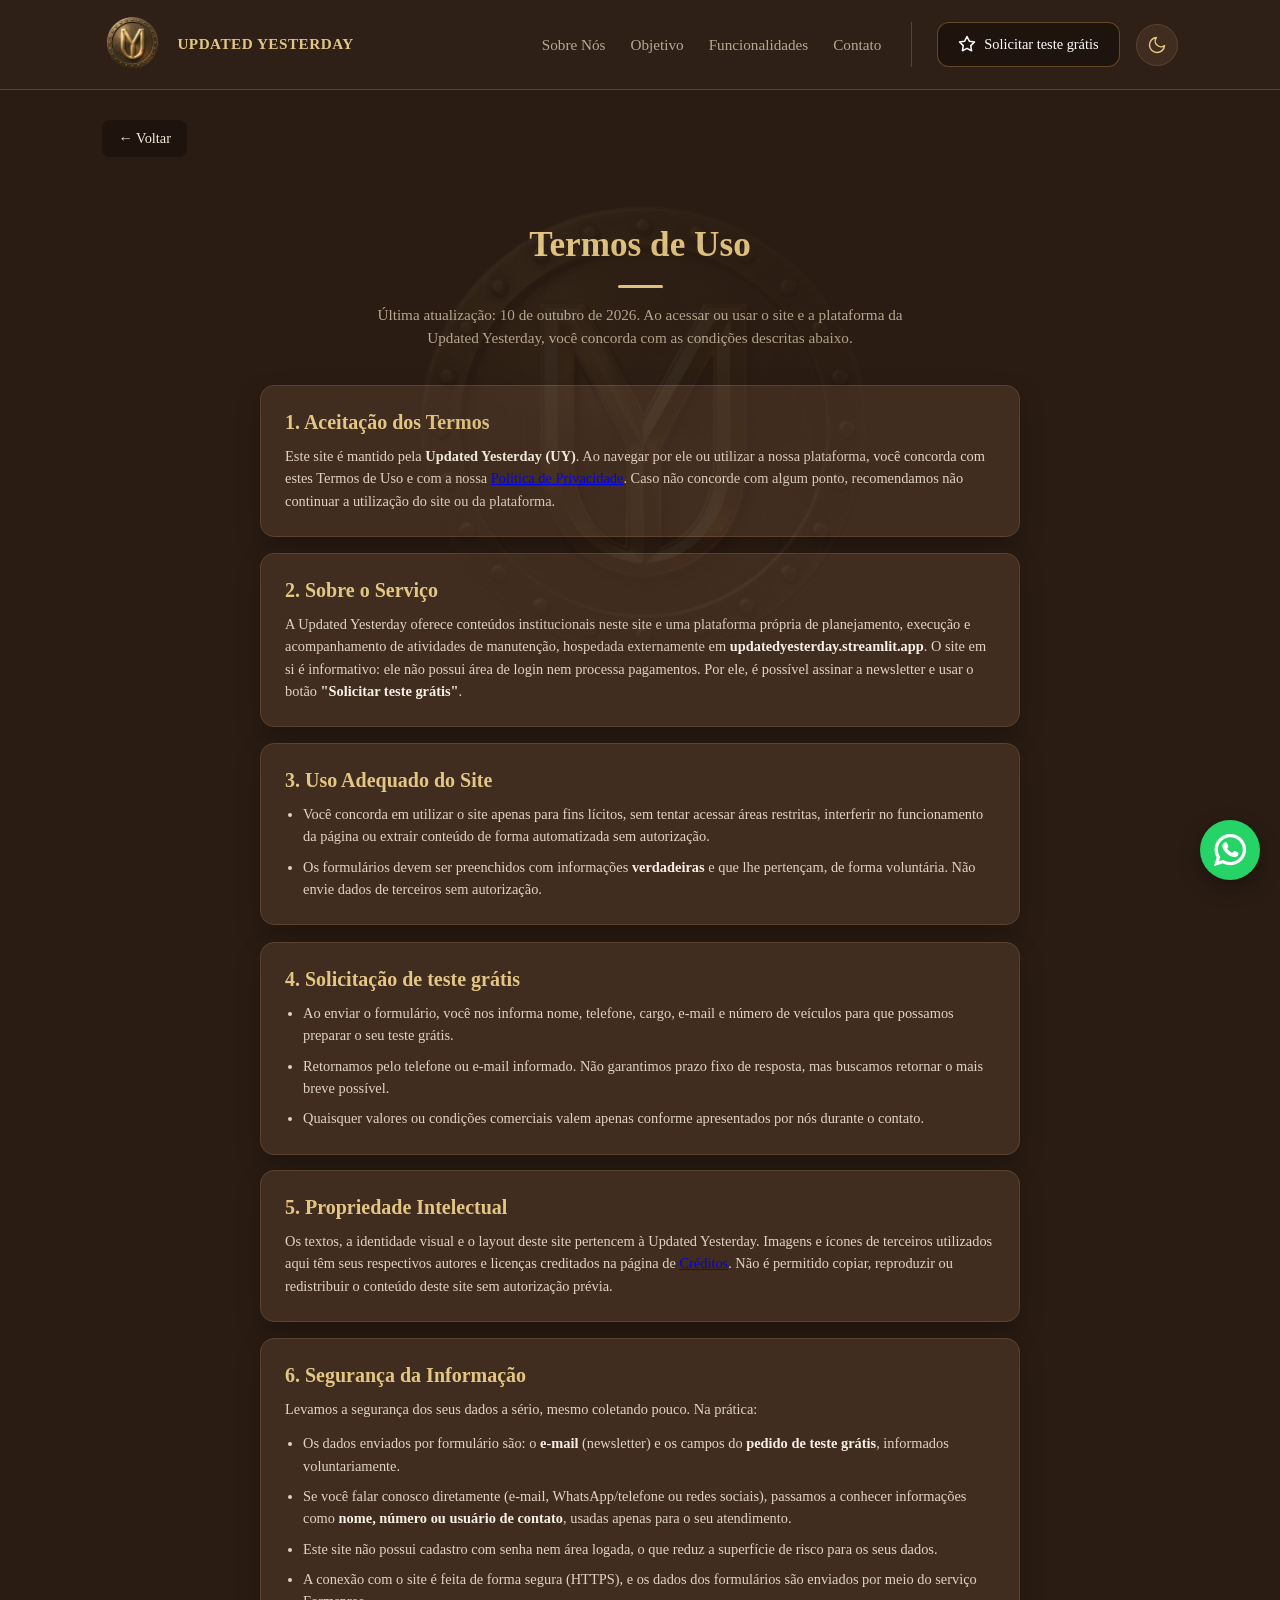
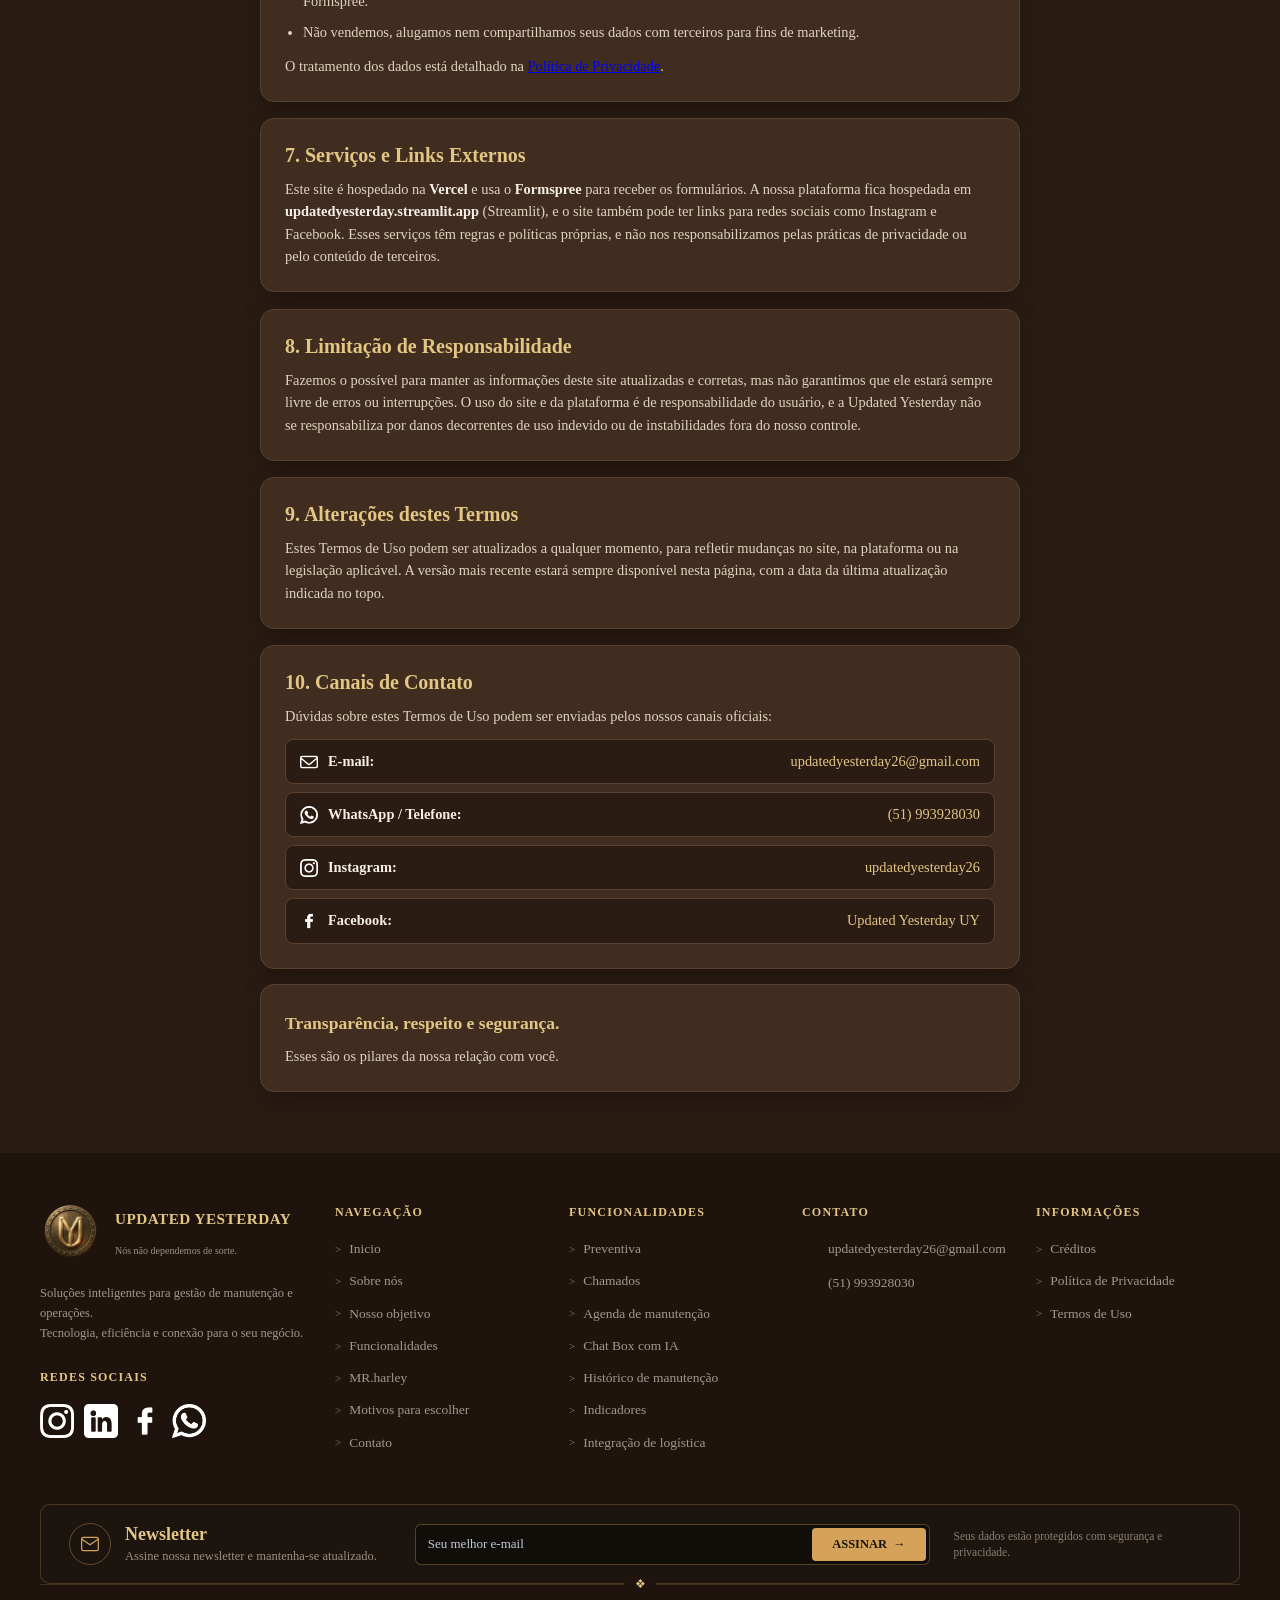
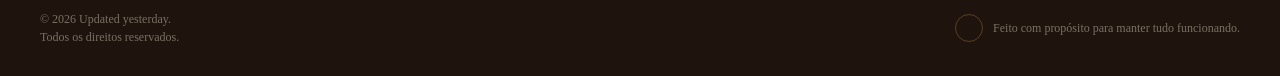
<file: termos-de-uso.html>
<!DOCTYPE html>
<html lang="pt-BR" class="tema-escuro">
<head>
    <meta charset="UTF-8">
    <script>document.documentElement.classList.add('tema-escuro');try{if(localStorage.getItem('uy-tema')==='claro'){document.documentElement.classList.remove('tema-escuro');}}catch(e){}</script>
    <script>document.documentElement.classList.add('js-reveal');setTimeout(function(){if(!window.__uyReveal){document.documentElement.classList.remove('js-reveal');}},1200);</script>
    <meta name="viewport" content="width=device-width, initial-scale=1.0">
    <meta name="referrer" content="strict-origin-when-cross-origin">
    <meta http-equiv="Content-Security-Policy" content="upgrade-insecure-requests">
    <title>Termos de Uso — Updated Yesterday</title>
    <link rel="stylesheet" href="style.css">
    <link rel="icon" type="image/png" href="Imagens/logotipo.png">
    <noscript>
        <style>.revelar, .revelar-esquerda, .revelar-direita, .revelar-cima, .revelar-cascata > * { opacity: 1 !important; transform: none !important; }</style>
    </noscript>
</head>
<body>

    <!-- CABEÇALHO PADRÃO -->
    <header class="cabecalho">
        <a href="index.html" class="conteiner-logo">
            <img src="Imagens/logotipo.png" alt="Logo Updated Yesterday" class="imagem-logo">
            <div class="textos-logo">
                <span class="titulo-logo">UPDATED YESTERDAY</span>
            </div>
        </a>

        <nav class="navegacao">
            <ul class="lista-menu">
                <li><a href="index.html#sobre-nos" class="link-menu">Sobre Nós</a></li>
                <li><a href="index.html#objetivo" class="link-menu">Objetivo</a></li>
                <li><a href="index.html#funcionalidades" class="link-menu">Funcionalidades</a></li>
                <li><a href="index.html#rodape" class="link-menu">Contato</a></li>
            </ul>
        </nav>

        <div class="conteiner-botao">
            <a href="solicitar-orçamento.html" class="botao-acao">
                <svg xmlns="http://www.w3.org/2000/svg" width="18" height="18" viewBox="0 0 24 24" fill="none" stroke="currentColor" stroke-width="2" stroke-linecap="round" stroke-linejoin="round" aria-hidden="true"><polygon points="12 2 15.09 8.26 22 9.27 17 14.14 18.18 21.02 12 17.77 5.82 21.02 7 14.14 2 9.27 8.91 8.26 12 2"></polygon></svg>
                Solicitar teste grátis
            </a>
        </div>


        <button class="btn-tema" id="btn-tema" type="button" aria-label="Ativar modo claro" aria-pressed="true">
            <svg class="icone-sol" viewBox="0 0 24 24" stroke-width="1.8" stroke-linecap="round" stroke-linejoin="round">
                <circle cx="12" cy="12" r="4"></circle>
                <line x1="12" y1="2" x2="12" y2="4"></line>
                <line x1="12" y1="20" x2="12" y2="22"></line>
                <line x1="4.22" y1="4.22" x2="5.64" y2="5.64"></line>
                <line x1="18.36" y1="18.36" x2="19.78" y2="19.78"></line>
                <line x1="2" y1="12" x2="4" y2="12"></line>
                <line x1="20" y1="12" x2="22" y2="12"></line>
                <line x1="4.22" y1="19.78" x2="5.64" y2="18.36"></line>
                <line x1="18.36" y1="5.64" x2="19.78" y2="4.22"></line>
            </svg>
            <svg class="icone-lua" viewBox="0 0 24 24" stroke-width="1.8" stroke-linecap="round" stroke-linejoin="round">
                <path d="M21 12.79A9 9 0 1 1 11.21 3 7 7 0 0 0 21 12.79z"></path>
            </svg>
        </button>

        <button class="btn-hamburguer" id="btn-hamburguer" type="button" aria-label="Abrir menu" aria-expanded="false" aria-controls="menu-mobile">
            <span class="linha-hamburguer"></span>
            <span class="linha-hamburguer"></span>
            <span class="linha-hamburguer"></span>
        </button>
    </header>

    <!-- MENU MOBILE (HAMBÚRGUER) -->
    <div class="overlay-menu-mobile" id="overlay-menu-mobile"></div>
    <nav class="menu-mobile" id="menu-mobile" aria-hidden="true">
        <ul class="lista-menu-mobile">
            <li><a href="index.html#sobre-nos" class="link-menu-mobile">Sobre Nós</a></li>
            <li><a href="index.html#objetivo" class="link-menu-mobile">Objetivo</a></li>
            <li><a href="index.html#funcionalidades" class="link-menu-mobile">Funcionalidades</a></li>
            <li><a href="index.html#rodape" class="link-menu-mobile">Contato</a></li>
        </ul>
        <a href="solicitar-orçamento.html" class="botao-acao botao-acao-mobile">
            <svg xmlns="http://www.w3.org/2000/svg" width="18" height="18" viewBox="0 0 24 24" fill="none" stroke="currentColor" stroke-width="2" stroke-linecap="round" stroke-linejoin="round" aria-hidden="true"><polygon points="12 2 15.09 8.26 22 9.27 17 14.14 18.18 21.02 12 17.77 5.82 21.02 7 14.14 2 9.27 8.91 8.26 12 2"></polygon></svg>
            Solicitar teste grátis
        </a>
    </nav>

    <main class="privacy-container">

    <button class="link-voltar-pagina" onclick="history.back()" type="button">
        ← Voltar
    </button>

    <section class="secao-politica-privacidade">
      <div class="conteiner-politica">

        <header class="cabecalho-politica revelar-cima">
          <h1 class="titulo-politica">Termos de Uso</h1>
          <div class="linha-decorativa"></div>
          <p class="subtitulo-politica">
            Última atualização: 10 de outubro de 2026. Ao acessar ou usar o site e a plataforma da Updated Yesterday, você concorda com as condições descritas abaixo.
          </p>
        </header>

        <div class="lista-cards-politica revelar-cascata">

          <article class="card-politica">
            <div class="conteudo-card">
              <h2 class="titulo-card">1. Aceitação dos Termos</h2>
              <p class="texto-card">
                Este site é mantido pela <strong>Updated Yesterday (UY)</strong>. Ao navegar por ele ou utilizar a nossa plataforma, você concorda com estes Termos de Uso e com a nossa <a href="politica-de-provacidade.html">Política de Privacidade</a>. Caso não concorde com algum ponto, recomendamos não continuar a utilização do site ou da plataforma.
              </p>
            </div>
          </article>
          <article class="card-politica">
            <div class="conteudo-card">
              <h2 class="titulo-card">2. Sobre o Serviço</h2>
              <p class="texto-card">
                A Updated Yesterday oferece conteúdos institucionais neste site e uma plataforma própria de planejamento, execução e acompanhamento de atividades de manutenção, hospedada externamente em <strong>updatedyesterday.streamlit.app</strong>. O site em si é informativo: ele não possui área de login nem processa pagamentos. Por ele, é possível assinar a newsletter e usar o botão <strong>"Solicitar teste grátis"</strong>.
              </p>
            </div>
          </article>
          <article class="card-politica">
            <div class="conteudo-card">
              <h2 class="titulo-card">3. Uso Adequado do Site</h2>
              <ul class="lista-itens-card">
                <li>
                  Você concorda em utilizar o site apenas para fins lícitos, sem tentar acessar áreas restritas, interferir no funcionamento da página ou extrair conteúdo de forma automatizada sem autorização.
                </li>
                <li>
                  Os formulários devem ser preenchidos com informações <strong>verdadeiras</strong> e que lhe pertençam, de forma voluntária. Não envie dados de terceiros sem autorização.
                </li>
              </ul>
            </div>
          </article>
          <article class="card-politica">
            <div class="conteudo-card">
              <h2 class="titulo-card">4. Solicitação de teste grátis</h2>
              <ul class="lista-itens-card">
                <li>
                  Ao enviar o formulário, você nos informa nome, telefone, cargo, e-mail e número de veículos para que possamos preparar o seu teste grátis.
                </li>
                <li>
                  Retornamos pelo telefone ou e-mail informado. Não garantimos prazo fixo de resposta, mas buscamos retornar o mais breve possível.
                </li>
                <li>
                  Quaisquer valores ou condições comerciais valem apenas conforme apresentados por nós durante o contato.
                </li>
              </ul>
            </div>
          </article>
          <article class="card-politica">
            <div class="conteudo-card">
              <h2 class="titulo-card">5. Propriedade Intelectual</h2>
              <p class="texto-card">
                Os textos, a identidade visual e o layout deste site pertencem à Updated Yesterday. Imagens e ícones de terceiros utilizados aqui têm seus respectivos autores e licenças creditados na página de <a href="creditos.html">Créditos</a>. Não é permitido copiar, reproduzir ou redistribuir o conteúdo deste site sem autorização prévia.
              </p>
            </div>
          </article>
          <article class="card-politica">
            <div class="conteudo-card">
              <h2 class="titulo-card">6. Segurança da Informação</h2>
              <p class="texto-card espaco-inferior">
                Levamos a segurança dos seus dados a sério, mesmo coletando pouco. Na prática:
              </p>
              <ul class="lista-itens-card">
                <li>
                  Os dados enviados por formulário são: o <strong>e-mail</strong> (newsletter) e os campos do <strong>pedido de teste grátis</strong>, informados voluntariamente.
                </li>
                <li>
                  Se você falar conosco diretamente (e-mail, WhatsApp/telefone ou redes sociais), passamos a conhecer informações como <strong>nome, número ou usuário de contato</strong>, usadas apenas para o seu atendimento.
                </li>
                <li>
                  Este site não possui cadastro com senha nem área logada, o que reduz a superfície de risco para os seus dados.
                </li>
                <li>
                  A conexão com o site é feita de forma segura (HTTPS), e os dados dos formulários são enviados por meio do serviço Formspree.
                </li>
                <li>
                  Não vendemos, alugamos nem compartilhamos seus dados com terceiros para fins de marketing.
                </li>
              </ul>
              <p class="texto-card espaco-superior">
                O tratamento dos dados está detalhado na <a href="politica-de-provacidade.html">Política de Privacidade</a>.
              </p>
            </div>
          </article>
          <article class="card-politica">
            <div class="conteudo-card">
              <h2 class="titulo-card">7. Serviços e Links Externos</h2>
              <p class="texto-card">
                Este site é hospedado na <strong>Vercel</strong> e usa o <strong>Formspree</strong> para receber os formulários. A nossa plataforma fica hospedada em <strong>updatedyesterday.streamlit.app</strong> (Streamlit), e o site também pode ter links para redes sociais como Instagram e Facebook. Esses serviços têm regras e políticas próprias, e não nos responsabilizamos pelas práticas de privacidade ou pelo conteúdo de terceiros.
              </p>
            </div>
          </article>
          <article class="card-politica">
            <div class="conteudo-card">
              <h2 class="titulo-card">8. Limitação de Responsabilidade</h2>
              <p class="texto-card">
                Fazemos o possível para manter as informações deste site atualizadas e corretas, mas não garantimos que ele estará sempre livre de erros ou interrupções. O uso do site e da plataforma é de responsabilidade do usuário, e a Updated Yesterday não se responsabiliza por danos decorrentes de uso indevido ou de instabilidades fora do nosso controle.
              </p>
            </div>
          </article>
          <article class="card-politica">
            <div class="conteudo-card">
              <h2 class="titulo-card">9. Alterações destes Termos</h2>
              <p class="texto-card">
                Estes Termos de Uso podem ser atualizados a qualquer momento, para refletir mudanças no site, na plataforma ou na legislação aplicável. A versão mais recente estará sempre disponível nesta página, com a data da última atualização indicada no topo.
              </p>
            </div>
          </article>
          <article class="card-politica">
            <div class="conteudo-card">
              <h2 class="titulo-card">10. Canais de Contato</h2>
              <p class="texto-card espaco-inferior">
                Dúvidas sobre estes Termos de Uso podem ser enviadas pelos nossos canais oficiais:
              </p>

              <div class="lista-contatos">
                <div class="item-contato">
                  <div class="detalhe-contato">
                    <img src="Icones/icones-claros/correspondencia.png" alt="E-mail" class="icone-contato">
                    <span class="rotulo-contato">E-mail:</span>
                  </div>
                  <span class="valor-contato">updatedyesterday26@gmail.com</span>
                </div>

                <div class="item-contato">
                  <div class="detalhe-contato">
                    <img src="Icones/icones-claros/whatsapp.png" alt="WhatsApp" class="icone-contato">
                    <span class="rotulo-contato">WhatsApp / Telefone:</span>
                  </div>
                  <span class="valor-contato">(51) 993928030</span>
                </div>

                <div class="item-contato">
                  <div class="detalhe-contato">
                    <img src="Icones/icones-claros/instagram.png" alt="Instagram" class="icone-contato">
                    <span class="rotulo-contato">Instagram:</span>
                  </div>
                  <span class="valor-contato">updatedyesterday26</span>
                </div>

                <div class="item-contato">
                  <div class="detalhe-contato">
                    <img src="Icones/icones-claros/facebook.png" alt="Facebook" class="icone-contato">
                    <span class="rotulo-contato">Facebook:</span>
                  </div>
                  <span class="valor-contato">Updated Yesterday UY</span>
                </div>
              </div>
            </div>
          </article>
          <article class="card-politica card-destaque">
            <div class="conteudo-card">
              <h3 class="titulo-destaque">Transparência, respeito e segurança.</h3>
              <p class="texto-card">Esses são os pilares da nossa relação com você.</p>
            </div>
          </article>

        </div>
      </div>
    </section>
    </main>

        <!--RODAPÉ-->
        <footer class="footer" id="rodape">
            <div class="footer-container">
            
            <!-- GRID SUPERIOR (5 COLUNAS) -->
            <div class="footer-top revelar-cascata">
                
                <!-- COLUNA 1: LOGO E DESCRIÇÃO -->
                <div class="footer-col col-brand">
                <div class="brand-header">
                    <!-- Espaço reservado para a LOGO ao lado do texto -->
                    <div class="logo-placeholder">
                    <img src="Imagens/logotipo.png" alt="Logo Updated Yesterday">
                    </div>
                    <div class="brand-title">
                    <h2>UPDATED YESTERDAY</h2>
                            <p class="subtitle">Nós não dependemos de sorte.</p>
                    </div>
                </div>

                <p class="brand-description">
                    Soluções inteligentes para gestão de manutenção e operações.<br>
                    Tecnologia, eficiência e conexão para o seu negócio.
                </p>

                <div class="social-section">
                    <h4 class="section-title">REDES SOCIAIS</h4>
                    <div class="social-links">
                    <!-- Espaço para ícones/imagens das redes sociais -->
                    <a href="https://www.instagram.com/p/DcltIoWEeUV/?igsi=NTBnZ2xrN2NycWJ2" title="Instagram"><img src="Icones/icones-claros/instagram.png" class="sociais-img"><i class="fa-brands fa-instagram"></i></a>
                    <a href="https://www.linkedin.com/company/updated-yesterday/posts/?viewAsMember=true" title="LinkedIn"><img src="Icones/icones-claros/linkedin.png" class="sociais-img"><i class="fa-brands fa-linkedin-in"></i></a>
                    <a href="https://www.facebook.com/share/1K7FVFRbi6/" title="Facebook"><img src="Icones/icones-claros/facebook.png" class="sociais-img"><i class="fa-brands fa-facebook-f"></i></a>
                    <a href="https://wa.me/message/VCNQYGT4VERDC1" title="WhatsApp"><img src="Icones/icones-claros/whatsapp.png" class="sociais-img"><i class="fa-brands fa-whatsapp"></i></a>
                    </div>
                </div>
                </div>

                <!-- COLUNA 2: NAVEGAÇÃO -->
                <div class="footer-col">
                <h4 class="section-title">NAVEGAÇÃO</h4>
                <ul class="footer-list">
                    <li><a href="index.html#hero">Inicio</a></li>
                    <li><a href="index.html#sobre-nos">Sobre nós</a></li>
                    <li><a href="index.html#objetivo">Nosso objetivo</a></li>
                    <li><a href="index.html#funcionalidades">Funcionalidades</a></li>
                    <li><a href="index.html#mr.harley">MR.harley</a></li>
                    <li><a href="index.html#escolher">Motivos para escolher</a></li>
                    <li><a href="index.html#rodape">Contato</a></li>
                </ul>
                </div>

                <!-- COLUNA 3: FUNCIONALIDADES -->
                <div class="footer-col">
                <h4 class="section-title">FUNCIONALIDADES</h4>
                <ul class="footer-list">
                    <li><a href="index.html#fn-preventiva">Preventiva</a></li>
                    <li><a href="index.html#fn-chamados">Chamados</a></li>
                    <li><a href="index.html#fn-agenda">Agenda de manutenção</a></li>
                    <li><a href="index.html#fn-ia">Chat Box com IA</a></li>
                    <li><a href="index.html#fn-historico">Histórico de manutenção</a></li>
                    <li><a href="index.html#fn-indicadores">Indicadores</a></li>
                    <li><a href="index.html#fn-logistica">Integração de logística</a></li>
                </ul>
                </div>

                <!-- COLUNA 4: CONTATO -->
                <div class="footer-col">
                <h4 class="section-title">CONTATO</h4>
                <ul class="contact-list">
                    <li>
                    <span class="contact-icon"><i class="fa-regular fa-envelope"></i></span>
                    <a href="mailto:updatedyesterday26@gmail.com">updatedyesterday26@gmail.com</a>
                    </li>
                    <li>
                    <span class="contact-icon"><i class="fa-solid fa-phone"></i></span>
                    <span>(51) 993928030 </span>
                    </li>
                  

                </ul>
                </div>

                <!-- COLUNA 5: INFORMAÇÕES -->
                <div class="footer-col">
                <h4 class="section-title">INFORMAÇÕES</h4>
                <ul class="footer-list">
                    <li><a href="creditos.html">Créditos</a></li>
                    <li><a href="politica-de-provacidade.html">Política de Privacidade</a></li>
                    <li><a href="termos-de-uso.html">Termos de Uso</a></li>
                </ul>
                </div>

            </div>

<!-- SEÇÃO NEWSLETTER -->
<div class="sib-form" style="text-align: left; width: 100%;">
  <div id="sib-form-container" class="sib-form-container" style="background: transparent; padding: 0;">
    
    <!-- Mensagem de erro customizada (oculta por padrão) -->
    <div id="error-message" class="sib-form-message-panel" style="display: none; font-family: inherit; font-size: 14px; text-align: left; color: #d4a359; background-color: rgba(0, 0, 0, 0.4); border: 1px solid rgba(212, 163, 89, 0.5); border-radius: 8px; max-width: 100%; margin-bottom: 12px; padding: 12px 16px;">
      <div class="sib-form-message-panel__text sib-form-message-panel__text--center" style="display: flex; align-items: center; gap: 8px; color: #d4a359;">
        <svg viewBox="0 0 512 512" class="sib-icon sib-notification__icon" style="fill: #d4a359; width: 18px; height: 18px; flex-shrink: 0;">
          <path d="M256 40c118.621 0 216 96.075 216 216 0 119.291-96.61 216-216 216-119.244 0-216-96.562-216-216 0-119.203 96.602-216 216-216m0-32C119.043 8 8 119.083 8 256c0 136.997 111.043 248 248 248s248-111.003 248-248C504 119.083 392.957 8 256 8zm-11.49 120h22.979c6.823 0 12.274 5.682 11.99 12.5l-7 168c-.268 6.428-5.556 11.5-11.99 11.5h-8.979c-6.433 0-11.722-5.073-11.99-11.5l-7-168c-.283-6.818 5.167-12.5 11.99-12.5zM256 340c-15.464 0-28 12.536-28 28s12.536 28 28 28 28-12.536 28-28-12.536-28-28-28z" />
        </svg>
        <span class="sib-form-message-panel__inner-text" style="color: #d4a359;">
          Sua assinatura não pôde ser enviada. Tente novamente.
        </span>
      </div>
    </div>
    
    <!-- Mensagem de sucesso (oculta por padrão) -->
    <div id="success-message" class="sib-form-message-panel" style="display: none; font-family: inherit; font-size: 14px; text-align: left; color: #13ce66; background-color: rgba(0, 0, 0, 0.4); border: 1px solid #13ce66; border-radius: 8px; max-width: 100%; margin-bottom: 12px; padding: 12px 16px;">
      <div class="sib-form-message-panel__text sib-form-message-panel__text--center" style="display: flex; align-items: center; gap: 8px;">
        <svg viewBox="0 0 512 512" class="sib-icon sib-notification__icon" style="fill: #13ce66; width: 18px; height: 18px; flex-shrink: 0;">
          <path d="M256 8C119.033 8 8 119.033 8 256s111.033 248 248 248 248-111.033 248-248S392.967 8 256 8zm0 464c-118.664 0-216-96.055-216-216 0-118.663 96.055-216 216-216 118.664 0 216 96.055 216 216 0 118.663-96.055 216-216 216zm141.63-274.961L217.15 376.071c-4.705 4.667-12.303 4.637-16.97-.068l-85.878-86.572c-4.667-4.705-4.637-12.303.068-16.97l8.52-8.451c4.705-4.667 12.303-4.637 16.97.068l68.976 69.533 163.441-162.13c4.705-4.667 12.303-4.637 16.97.068l8.451 8.52c4.668 4.705 4.637 12.303-.068 16.97z" />
        </svg>
        <span class="sib-form-message-panel__inner-text">
          Você fez sua assinatura com sucesso.
        </span>
      </div>
    </div>

    <!-- Card Principal -->
    <div id="sib-container" class="nl-card sib-container--large sib-container--vertical">
      <form id="sib-form" class="nl-form" method="POST" action="https://formspree.io/f/xgaoywdn">

        <!-- Ícone + Textos -->
        <div class="nl-info">
          <div class="nl-icone">
            <svg width="20" height="20" viewBox="0 0 24 24" fill="none" stroke="#d4a359" stroke-width="1.5" stroke-linecap="round" stroke-linejoin="round" aria-hidden="true">
              <path d="M4 4h16c1.1 0 2 .9 2 2v12c0 1.1-.9 2-2 2H4c-1.1 0-2-.9-2-2V6c0-1.1.9-2 2-2z"></path>
              <polyline points="22,6 12,13 2,6"></polyline>
            </svg>
          </div>
          <div class="nl-textos">
            <p class="nl-titulo">Newsletter</p>
            <p class="nl-subtitulo">Assine nossa newsletter e mantenha-se atualizado.</p>
          </div>
        </div>

        <!-- Campo de e-mail + botão -->
        <div class="nl-campo-grupo">
          <div class="nl-campo">
            <label for="EMAIL" class="nl-sr-only">Seu e-mail</label>
            <input class="nl-input" type="email" id="EMAIL" name="email" autocomplete="email" placeholder="Seu melhor e-mail" required />
            <button class="nl-botao" type="submit">
              ASSINAR <span aria-hidden="true">&rarr;</span>
            </button>
          </div>
        </div>

        <!-- Texto de segurança -->
        <p class="nl-nota">Seus dados estão protegidos com segurança e privacidade.</p>

      </form>
    </div>
  </div>
</div>

<!-- DIVISOR COM DETALHE FLOREADO DA IMAGEM -->
<div class="footer-divider">
    <span class="divider-ornament">❖</span>
</div>

<!-- RODAPÉ INFERIOR (COPYRIGHT E CRÉDITOS) -->
<div class="footer-bottom">
    <p class="copyright">
    © 2026 Updated yesterday.<br>
    Todos os direitos reservados.
    </p>
    <div class="footer-tagline">
    <span class="heart-icon"><i class="fa-regular fa-heart"></i></span>
    <p>Feito com propósito para manter tudo funcionando.</p>
    </div>
</div>
        </footer>


<script>
  (function () {
    var form = document.getElementById('sib-form');
    var successMsg = document.getElementById('success-message');
    var errorMsg = document.getElementById('error-message');

    if (!form) return;

    form.addEventListener('submit', function (e) {
      e.preventDefault();

      if (successMsg) successMsg.style.display = 'none';
      if (errorMsg) errorMsg.style.display = 'none';

      var dados = new FormData(form);

      fetch(form.action, {
        method: 'POST',
        body: dados,
        headers: {
          'Accept': 'application/json'
        }
      }).then(function (resposta) {
        if (resposta.ok) {
          if (successMsg) successMsg.style.display = 'block';
          form.reset();
        } else {
          if (errorMsg) errorMsg.style.display = 'block';
        }
      }).catch(function (erro) {
        if (errorMsg) errorMsg.style.display = 'block';
      });
    });
  })();
</script>
<script>
// menu.js — Menu hambúrguer + navegação ativa (Updated Yesterday)
// Usado em todas as páginas do site para manter o comportamento consistente.
//
// OBS: este arquivo precisa se chamar exatamente "menu.js", pois é esse o
// nome que todas as páginas (.html) carregam via <script src="menu.js">.
(function () {

    // ------------------------------------------------------------------
    // MENU HAMBÚRGUER (telas menores)
    // ------------------------------------------------------------------
    const btn = document.getElementById('btn-hamburguer');
    const menu = document.getElementById('menu-mobile');
    const overlay = document.getElementById('overlay-menu-mobile');

    if (btn && menu && overlay) {
        function abrirMenu() {
            menu.classList.add('aberto');
            overlay.classList.add('aberto');
            btn.classList.add('ativo');
            btn.setAttribute('aria-expanded', 'true');
            menu.setAttribute('aria-hidden', 'false');
            document.body.classList.add('menu-bloqueado');
        }

        function fecharMenu() {
            menu.classList.remove('aberto');
            overlay.classList.remove('aberto');
            btn.classList.remove('ativo');
            btn.setAttribute('aria-expanded', 'false');
            menu.setAttribute('aria-hidden', 'true');
            document.body.classList.remove('menu-bloqueado');
        }

        btn.addEventListener('click', function () {
            if (menu.classList.contains('aberto')) {
                fecharMenu();
            } else {
                abrirMenu();
            }
        });

        overlay.addEventListener('click', fecharMenu);

        menu.querySelectorAll('a').forEach(function (link) {
            link.addEventListener('click', fecharMenu);
        });

        document.addEventListener('keydown', function (evento) {
            if (evento.key === 'Escape') fecharMenu();
        });

        window.addEventListener('resize', function () {
            if (window.innerWidth > 992) fecharMenu();
        });
    }

    // ------------------------------------------------------------------
    // LINK DE NAVEGAÇÃO "ATIVO" (cabeçalho — apenas telas maiores)
    // Ao clicar em uma opção do menu (Sobre Nós, Objetivo, Funcionalidades,
    // Contato), o link fica marcado — a underline dourada "trava" — indicando
    // qual seção foi acessada, além de rolar até ela normalmente.
    // ------------------------------------------------------------------
    var linksMenu = document.querySelectorAll('.link-menu');

    function marcarAtivo(linkClicado) {
        linksMenu.forEach(function (link) {
            link.classList.remove('ativo');
        });
        linkClicado.classList.add('ativo');
    }

    linksMenu.forEach(function (link) {
        link.addEventListener('click', function () {
            marcarAtivo(link);
        });
    });

    // Ao abrir a página já com uma âncora na URL (ex.: index.html#objetivo,
    // ou vindo de outra página como creditos.html → index.html#...),
    // marca o link correspondente como ativo assim que a página carrega.
    if (window.location.hash) {
        linksMenu.forEach(function (link) {
            var partesHref = link.getAttribute('href').split('#');
            var hashDoLink = partesHref[1] ? ('#' + partesHref[1]) : '';
            if (hashDoLink && hashDoLink === window.location.hash) {
                marcarAtivo(link);
            }
        });
    }
})();
</script>
<script>
// tema — alternância entre modo escuro (padrão) e claro (Updated Yesterday)
// O tema escuro é o padrão no primeiro acesso. A escolha fica salva no navegador (chave "uy-tema") e é aplicada em todas as
// páginas pelo pequeno script no <head>, então o tema continua ao navegar.
(function () {
    var raiz = document.documentElement;
    var botao = document.getElementById('btn-tema');
    if (!botao) return;

    function aplicar(escuro) {
        raiz.classList.toggle('tema-escuro', escuro);
        botao.setAttribute('aria-pressed', escuro ? 'true' : 'false');
        botao.setAttribute('aria-label', escuro ? 'Ativar modo claro' : 'Ativar modo escuro');
    }

    function lerSalvo() {
        try { return localStorage.getItem('uy-tema') !== 'claro'; } catch (e) { return raiz.classList.contains('tema-escuro'); }
    }

    aplicar(lerSalvo());

    botao.addEventListener('click', function () {
        var escuro = !raiz.classList.contains('tema-escuro');
        aplicar(escuro);
        try { localStorage.setItem('uy-tema', escuro ? 'escuro' : 'claro'); } catch (e) {}
    });

    // Mantém o tema sincronizado ao voltar para a página (botão "voltar") ou entre abas.
    window.addEventListener('pageshow', function () { aplicar(lerSalvo()); });
    window.addEventListener('storage', function (e) { if (e.key === 'uy-tema') aplicar(lerSalvo()); });
})();
</script>
<script src="scroll-reveal.js"></script>
<a class="wa-flutuante" href="https://wa.me/message/VCNQYGT4VERDC1" target="_blank" rel="noopener" aria-label="Entrar em contato pelo WhatsApp">
    <span class="wa-dica">Entrar em contato</span>
    <img src="Icones/icones-claros/whatsapp.png" alt="">
</a>
</body>
</html>
</file>
<file: style.css>
/* ==========================================================================
        VARIÁVEIS GLORAIS E RESET
        ========================================================================== */
        :root {
            --cor-fundo-principal: #FDFBF7;
            --cor-fundo-secao: #F3ECE1;
            --cor-fundo-cabecalho: #F9F5EE;
            --cor-fundo-card: #FAF7F2;
            --cor-fundo-escuro: #38291E;
            --cor-fundo-escuro-hover: #241A12;
            
            --cor-texto-escuro: #2B231D;
            --cor-texto-medio: #5D544B;
            --cor-texto-suave: #7D7267;
            --cor-texto-claro: #F3E8D9;
            
            --cor-destaque-dourado: #C88D43;
            --cor-dourado-suave: #D4A359;
            --cor-linha-divisoria: #EADECF;
            --cor-icone-fundo: #EBDCD0;

            /* Títulos e subtítulos: no tema claro usam marrom escuro (o #E3C684 não tem
               contraste sobre fundo claro); o dourado #E3C684 aparece em detalhes. */
            --cor-titulo: #4A321A;
            --cor-subtitulo: #C88D43;
            --cor-ouro-marca: #E3C684;

            --fonte-titulos: Cambria, serif;
            --fonte-corpo: Cambria, serif;
            
            --transicao-padrao: 0.3s ease;
            --sombra-card: 0 10px 25px rgba(0, 0, 0, 0.03);
            --sombra-hover: 0 15px 30px rgba(0, 0, 0, 0.07);
        }

        * {
            margin: 0;
            padding: 0;
            box-sizing: border-box;
        }

        html {
            scroll-behavior: smooth;
        }

        body {
            font-family: var(--fonte-corpo);
            background-color: var(--cor-fundo-principal);
            color: var(--cor-texto-escuro);
            padding-top: 90px;
            line-height: 1.6;
        }

        

        /* ==========================================================================
        ELEMENTOS COMPARTILHADOS (PADRONIZAÇÃO)
        ========================================================================== */
        .secao-padrao {
            padding: 90px 8%;
            background-color: var(--cor-fundo-principal);

        }

        .linha-dourada {
            width: 45px;
            height: 3px;
            background-color: var(--cor-destaque-dourado);
            border-radius: 2px;
            margin-bottom: 25px;
        }

        .tagline {
            display: inline-flex;
            align-items: center;
            gap: 8px;
            font-size: 0.8rem;
            font-weight: 700;
            color: var(--cor-destaque-dourado);
            letter-spacing: 1.5px;
            text-transform: uppercase;
            margin-bottom: 12px;
        }

        .icone-tagline img {
            width: 16px;
            height: 16px;
            object-fit: contain;
        }

        h1, h2, h3 {
            font-family: var(--fonte-titulos);
            color: var(--cor-texto-escuro);
        }

        h2 {
            font-size: 2.6rem;
            font-weight: 700;
            line-height: 1.25;
            margin-bottom: 15px;
        }

        .texto-secao p {
            color: var(--cor-texto-medio);
            font-size: 1rem;
            margin-bottom: 15px;
        }

        .texto-secao strong {
            color: var(--cor-texto-escuro);
        }

        /* CARDS PADRÃO */
        .card-padrao {
            background-color: var(--cor-fundo-card);
            border-radius: 16px;
            padding: 28px 24px;
            display: flex;
            flex-direction: row;
            align-items: flex-start;
            gap: 16px;
            box-shadow: var(--sombra-card);
            border: 1px solid var(--cor-linha-divisoria);
            transition: transform var(--transicao-padrao), box-shadow var(--transicao-padrao);
        }

        .card-padrao:hover {
            transform: translateY(-5px);
            box-shadow: var(--sombra-hover);
        }

        .card-vertical {
            flex-direction: column;
        }

        .icone-card {
            width: 50px;
            height: 50px;
            border-radius: 50%;
            background-color: var(--cor-icone-fundo);
            display: flex;
            align-items: center;
            justify-content: center;
            flex-shrink: 0;
        }

        .icone-card img {
            width: 30px;
            height: 30px;
            object-fit: contain;
        }

        .conteudo-card h3 {
            font-size: 1.1rem;
            margin-bottom: 8px;
        }

        .conteudo-card p, 
        .conteudo-card ul {
            font-size: 0.9rem;
            color: var(--cor-texto-medio);
        }

        .lista-valores {
            padding-left: 18px;
        }

        .lista-valores li {
            margin-bottom: 4px;
        }

        /* ==========================================================================
        1. CABEÇALHO
        ========================================================================== */
        .cabecalho {
            position: fixed;
            top: 0;
            left: 0;
            width: 100%;
            height: 90px;
            z-index: 1000;
            background-color: var(--cor-fundo-cabecalho);
            display: flex;
            align-items: center;
            justify-content: space-between;
            padding: 0 8%;
            border-bottom: 1px solid var(--cor-linha-divisoria);
        }

        .conteiner-logo {
            display: flex;
            align-items: center;
            gap: 15px;
            text-decoration: none;
        }

        .imagem-logo {
            width: 60px;
            height: 60px;
            object-fit: cover;
            border-radius: 50%;
        }

        .textos-logo {
            display: flex;
            flex-direction: column;
        }

        .titulo-logo {
            font-size: 0.95rem;
            font-weight: 700;
            color: var(--cor-destaque-dourado);
            letter-spacing: 0.5px;
        }

        .subtitulo-logo {
            font-size: 0.65rem;
            color: var(--cor-texto-suave);
            text-align: justify;
        }

        .navegacao {
            margin-left: auto;
            margin-right: 30px;
        }

        .lista-menu {
            display: flex;
            list-style: none;
            gap: 25px;
        }

        .link-menu {
            position: relative;
            text-decoration: none;
            color: var(--cor-texto-suave);
            font-weight: 500;
            font-size: 0.95rem;
            padding-bottom: 6px;
            transition: color var(--transicao-padrao);
        }

        .link-menu::after {
            content: '';
            position: absolute;
            bottom: 0;
            left: 0;
            width: 0%;
            height: 2px;
            background-color: var(--cor-destaque-dourado);
            transition: width var(--transicao-padrao);
        }

        .link-menu:hover,
        .link-menu.ativo {
            color: var(--cor-destaque-dourado);
        }

        .link-menu:hover::after,
        .link-menu.ativo::after {
            width: 100%;
        }

        .conteiner-botao {
            padding-left: 25px;
            border-left: 1px solid var(--cor-linha-divisoria);
        }

        .botao-acao {
            display: inline-flex;
            align-items: center;
            gap: 8px;
            background-color: var(--cor-fundo-escuro);
            color: #FFFFFF;
            padding: 10px 20px;
            border-radius: 12px;
            text-decoration: none;
            font-size: 0.9rem;
            font-weight: 500;
            transition: background-color var(--transicao-padrao);
        }

        .botao-acao:hover {
            background-color: var(--cor-fundo-escuro-hover);
        }

        .icone-botao {
            width: 16px;
            height: 16px;
        }

        /* ==========================================================================
        2. HERO SECTION
        ========================================================================== */
        .hero {
            display: flex;
            align-items: center;
            justify-content: space-between;
            min-height: calc(100vh - 90px);
            padding: 40px 8%;
            background: radial-gradient(circle at 35% 50%, #FDFBF7 0%, var(--cor-fundo-secao) 100%);
            gap: 40px;
        }

        .conteudo-hero {
            flex: 1;
            max-width: 560px;
        }

        .hero h1 {
            font-size: 3.2rem;
            line-height: 1.15;
            margin: 15px 0;
        }

        .descricao-hero {
            color: var(--cor-texto-medio);
            font-size: 1.1rem;
            margin-bottom: 30px;
        }

        .botao-principal {
            display: inline-flex;
            align-items: center;
            gap: 12px;
            background-color: var(--cor-fundo-escuro);
            color: #FFFFFF;
            padding: 14px 28px;
            border-radius: 50px;
            text-decoration: none;
            font-weight: 600;
            box-shadow: 0 10px 20px rgba(56, 41, 30, 0.15);
            transition: transform var(--transicao-padrao), background-color var(--transicao-padrao);
        }

        .botao-principal:hover {
            background-color: var(--cor-fundo-escuro-hover);
            transform: translateY(-2px);
        }

        .visual-hero {
            flex: 1;
            display: flex;
            justify-content: flex-end;
        }

        /*
            .moldura-hero {
            width: 100%;
            : 500px;
            border-radius: 20px;
            overflow: hidden;
            box-shadow: 0 20px 40px rgba(0,0,0,0.08);
        }
        */

        .imagem-hero {
            width: 100%;
            height: auto;
            display: block;
        }



        /* ==========================================================================
        4. SOBRE NÓS
        ========================================================================== */
        /* Estilos da Seção Sobre Nós */
        .sobre-nos {
            background-color: var(--cor-fundo-principal);
            padding: 80px 20px;
            display: flex;
            justify-content: center;
            align-items: center;
            font-family: var(--fonte-corpo);
            color: var(--cor-texto-escuro);
        }

        .sobre-nos-container {
            max-width: 1300px;
            width: 90%;
            display: flex;
            gap: 10px;
        
        }

        /* Esquerda: Container da Imagem */
        .sobre-nos-ilustracao {
            flex: 1;
            display: flex;
            align-items: center;
            justify-content: center;
            position: relative;
        }

        .moldura-imagem {
            width: 100%;
            max-width: 450px;
            height: 100%;

            border-radius: 200px 200px 0 0; /* Formato em arco conforme a imagem */
            position: relative;
            overflow: hidden;
            display: flex;
            align-items: flex-end;
            justify-content: center;
        }

        .imagem-destaque {
            width: 100%;
            height: auto;
            object-fit: cover;
        }

        /* Direita: Conteúdo Textual */
        .sobre-nos-conteudo {
            flex: 1.3;
            display: flex;
            flex-direction: column;
        }

        .tag-secao {
            display: flex;
            align-items: center;
            gap: 8px;
            margin-bottom: 20px;
        }

        .texto-tag {
            font-size: 0.85rem;
            font-weight: 700;
            letter-spacing: 1.5px;
            color: var(--cor-destaque-dourado);
        }

        .titulo-secao {
            font-family: var(--fonte-titulos);
            font-size: 2.8rem;
            line-height: 1.15;
            color: var(--cor-texto-escuro);
            margin-bottom: 24px;
            font-weight: 700;
        }

        .texto-dourado {
            color: var(--cor-destaque-dourado);
        }

        .texto-destaque {
            font-size: 1.05rem;
            color: var(--cor-texto-escuro);
            margin-bottom: 12px;
        }

        .texto-destaque strong {
            font-weight: 700;
        }

        .texto-descricao {
            font-size: 0.95rem;
            line-height: 1.6;
            color: var(--cor-texto-medio);
            margin-bottom: 12px;
        }

        /* Grid dos Cards Inferiores */
        .cards-grid {
            display: grid;
            grid-template-columns: repeat(3, 1fr);
            gap: 16px;
            margin-top: 30px;
        }

        .card-info {
            background-color: var(--cor-fundo-card);
            border: 1px solid var(--cor-linha-divisoria);
            border-radius: 12px;
            padding: 20px;
            box-shadow: var(--sombra-card);
            transition: transform var(--transicao-padrao), box-shadow var(--transicao-padrao);
        }

        .card-info:hover {
            transform: translateY(-3px);
            box-shadow: var(--sombra-hover);
        }

        .card-cabecalho {
            display: flex;
            align-items: center;
            gap: 10px;
            margin-bottom: 10px;
        }

        .icone-sobre-nós{
            width: 10px;
            height: 10px;
        }

        /* Reservado para o ícone customizado de cada card */
        .card-icone {
            width: 54px;
            height: 54px;
            background-color: var(--cor-icone-fundo);
            border-radius: 50%;
            flex-shrink: 0;
            display: flex;
            align-items: center;
            justify-content: center;
        }

        .card-icone img {
            width: 32px; /* Ajuste a largura como preferir */
            height: 32px; /* Ajuste a altura como preferir */
        
        }

        .card-titulo {
            font-family: var(--fonte-titulos);
            font-size: 1.1rem;
            font-weight: 700;
            color: var(--cor-texto-escuro);
        }



        .card-texto {
            font-size: 0.9rem;
            line-height: 1.5;
            color: var(--cor-texto-medio);
        }

        .card-lista {
            list-style: none;
            padding: 0;
            margin: 0;
        }

        .card-lista li {
            font-size: 0.82rem;
            line-height: 1.6;
            color: var(--cor-texto-medio);
            position: relative;
            padding-left: 12px;
        }

        .card-lista li::before {
            content: "•";
            position: absolute;
            left: 0;
            color: var(--cor-texto-escuro);
        }



        /* ==========================================================================
        4.5 SEÇÃO TRANSIÇÃO (FLUXO)
        ========================================================================== */
        .secao-transicao {
            background-color: var(--cor-fundo-escuro);
            color: var(--cor-texto-claro);
            padding: 80px 8%;
        }

        .container-transicao {
            max-width: 1200px;
            margin: 0 auto;
            display: flex;
            align-items: center;
            gap: 50px;
        }

        .cabecalho-transicao {
            flex: 1;
            max-width: 380px;
        }

        .tagline-clara {
            color: var(--cor-dourado-suave);
        }

        .ponto-dourado {
            width: 8px;
            height: 8px;
            background-color: var(--cor-dourado-suave);
            border-radius: 50%;
        }

        .cabecalho-transicao h2 {
            color: #FFFFFF;
            margin-bottom: 15px;
        }

        .cabecalho-transicao p {
            color: var(--cor-linha-divisoria);
            font-size: 0.95rem;
        }

        .passos-transicao {
            flex: 2;
            display: flex;
            justify-content: space-between;
            gap: 20px;
            position: relative;
        }

        .passo-item {
            flex: 1;
            display: flex;
            flex-direction: column;
            align-items: center;
            text-align: center;
            position: relative;
        }

        /* Linha conectora */
        .passo-item:not(:last-child)::after {
            content: '';
            position: absolute;
            top: 32px;
            right: -50%;
            width: 100%;
            border-top: 2px dotted var(--cor-destaque-dourado);
            z-index: 1;
        }

        .circulo-icone {
            width: 65px;
            height: 65px;
            border-radius: 50%;
            background-color: #4A321A;
            border: 1px solid var(--cor-destaque-dourado);
            display: flex;
            align-items: center;
            justify-content: center;
            margin-bottom: 15px;
            position: relative;
            z-index: 2;
        }

        .icone-passo {
            width: 28px;
            height: 28px;
        }

        .passo-item h3 {
            color: #FFFFFF;
            font-size: 1.05rem;
            margin-bottom: 6px;
        }

        .passo-item p {
            font-size: 0.85rem;
            color: var(--cor-linha-divisoria);
        }

        /* ==========================================================================
        5 NOSSO OBJETIVO & FAIXA
        ========================================================================== */
            .container-objetivo-topo {
                display: grid;
                grid-template-columns: 1fr 1.2fr;
                gap: 50px;
                align-items: center;
                margin-bottom: 60px;
            }

            .grade-cards-objetivo {
                display: grid;
                grid-template-columns: repeat(3, 1fr);
                gap: 15px;
            }

            .faixa-destaque-bottom {
                position: relative;
                background-color: var(--cor-fundo-secao);
                border-radius: 16px;
                padding: 40px 30px 30px;
                border: 1px solid var(--cor-linha-divisoria);
            }

            .badge-faixa {
                position: absolute;
                top: -12px;
                left: 24px;
                background-color: var(--cor-fundo-escuro);
                color: #FFFFFF;
                padding: 4px 14px;
                border-radius: 6px;
                font-size: 0.75rem;
                font-weight: 700;
                letter-spacing: 1px;
            }

            .grade-faixa {
                display: grid;
                grid-template-columns: repeat(4, 1fr);
                gap: 20px;
            }

            .item-faixa {
                display: flex;
                align-items: flex-start;
                gap: 12px;
                padding-right: 15px;
                border-right: 1px solid var(--cor-linha-divisoria);
            }

            .item-faixa:last-child {
                border-right: none;
            }

            .icone-pequeno {
                width: 40px;
                height: 40px;
            }

            .icone-pequeno img {
                width: 32px;
                height: 32px;
            }


    /* ==========================================================================
    FUNCIONALIDADES (PADRONIZADO)
    ========================================================================== */

            .funcionalidades {
                width: 100%;
            }

            .container-funcionalidades {
                max-width: 1200px;
                margin: 0 auto;
                display: flex;
                flex-direction: column;
                gap: 24px;
            }

            .funcionalidades .secao-header {
                text-align: center;
                display: flex;
                flex-direction: column;
                align-items: center;
                margin-bottom: 20px;
            }

            .funcionalidades .secao-header h2 {
                margin-top: 10px;
            }

                /* Grids da Seção */
                .grid-superior,
                .grid-meio,
                .grid-inferior {
                    display: grid;
                    grid-template-columns: 1fr 1fr;
                    gap: 24px;
                }

            /* Tópicos e Itens Internos */
            .item-feature {
                display: flex;
                align-items: center;
                gap: 20px;
            }

            .item-feature.item-inverso {
                flex-direction: row-reverse;
                text-align: right;
                margin-left: auto;
            }

            .item-feature.item-inverso .header-com-badge {
                justify-content: flex-end;
            }

            .flex-col {
                display: flex;
                flex-direction: column;
            }

            .gap-medio {
                gap: 20px;
            }

            .divisor-linha {
                height: 1px;
                background-color: var(--cor-linha-divisoria);
                width: 100%;
            }

        /* Badges e Textos */
        .header-com-badge {
            display: flex;
            align-items: center;
            gap: 10px;
            margin-bottom: 4px;
            
        }

        .badge {
            font-size: 0.65rem;
            padding: 3px 8px;
            border-radius: 6px;
            font-weight: 700;
        }

        .badge-escuro {
            border: 1px solid var(--cor-dourado-suave);
            color: var(--cor-dourado-suave);
            background: transparent;
            background-color: #4A321A;
        }

        .badge-dourado {
            border: 1px solid var(--cor-dourado-suave);
            color: var(--cor-dourado-suave);
            background: transparent;
        }

        /* Cards com Imagem de Fundo Escura */
        .card-escuro-bg {
            background-color: var(--cor-fundo-escuro);
            background-image: var(--bg-img);
            background-size: cover;
            background-position: center;
            position: relative;
            overflow: hidden; /* Garante que o filtro não saia pelas bordas arredondadas */
        }

            /* Filtro marrom corrigido */
            .card-escuro-bg .overlay-filtro {
                position: absolute;
                top: 0;
                left: 0;
                width: 100%;
                height: 100%;
                background-color: rgba(56, 41, 30, 0.88); /* Cor marrom com 88% de opacidade */
                z-index: 1;
            }

            .card-escuro-bg h3,
            .card-escuro-bg h4,
            .card-escuro-bg p,
            .card-escuro-bg .texto-claro {
                color: #ffffff;
            }

            .card-escuro-bg .texto-suave-claro {
                color: var(--cor-fundo-cabecalho);
            }

            /* Garante que o conteúdo interno respeite as margens */
    .card-escuro-bg {
        padding: 24px;
        box-sizing: border-box;
    }

            

            /* Garante que o texto e ícone fiquem acima do filtro */
            .conteudo-sobre-imagem {
                position: relative;
                z-index: 2;
            }
                .conteudo-sobre-imagem {
                    position: relative;
                    z-index: 2;
                    height: 100%;
                }

                .icone-dourado {
                    background-color: rgba(200, 141, 67, 0.2);
                    border: 1px solid var(--cor-destaque-dourado);
                }

        .flex-row {
            display: flex;
            align-items: center;
            gap: 20px;
        }

        .item-feature-escuro .conteudo-sobre-imagem {
            display: flex;
            flex-direction: column;
            justify-content: center;
            gap: 16px;
        }

        .texto-claro {
            color: #ffffff;
        }


        .texto-suave-claro {
            color:var(--cor-fundo-principal);
            font-size: 0.9rem;
            
        }

        /* Lista Check */
        .card-lista .titulo-lista-escuro {
            color: var(--cor-dourado-suave);
            font-size: 0.85rem;
            letter-spacing: 1px;
            margin-bottom: 14px;
            font-weight: 700;
        }

        .lista-check {
            list-style: none;
            display: flex;
            flex-direction: column;
            gap: 10px;
        }

        .lista-check li {
            display: flex;
            align-items: flex-start;
            gap: 10px;
        }

        .check-icon {
            color: var(--cor-destaque-dourado);
            font-weight: bold;
        }

        .lista-check p {
            font-size: 0.85rem;
            color: var(--cor-linha-divisoria);
        }

        /* ÚLTIMO QUADRO (5 Colunas) */
        .card-ultimo {
            padding: 32px 28px;
        }

        .grid-cinco-itens {
            display: grid;
            grid-template-columns: repeat(5, 1fr);
            gap: 20px;
        }

        .item-ultimo {
            display: flex;
            flex-direction: column;
            align-items: flex-start;
            gap: 12px;
        }

        .item-ultimo .titulo-item {
            font-size: 0.95rem;
            color: var(--cor-texto-escuro);
            margin-bottom: 4px;
        }

        .item-ultimo .descricao-item {
            font-size: 0.8rem;
            color: var(--cor-texto-medio);
            line-height: 1.35;
        }


    /*==============================================================================
            Seção mr.harley
    ================================================================================*/
        /* Seção Principal */
        .ia-mrharley {
            background-color: var(--cor-fundo-escuro);
            color: var(--cor-texto-claro);
            font-family: var(--fonte-corpo);
            position: relative;
            overflow: hidden;
        }

        /* 1. Ajuste a seção para permitir posicionamento absoluto da onda */
        .ia-mrharley {
            background-color: var(--cor-fundo-escuro);
            color: var(--cor-texto-claro);
            font-family: var(--fonte-corpo);
            position: relative;
            overflow: hidden;
            /* Dica: Remova qualquer padding-top daqui se houver */
        }

        /* 2. Deixe a onda sobreposta no topo e sem ocupar espaço no fluxo de texto */
        .ia-mrharley .wave-divider {
            position: absolute;
            top: 0;
            left: 0;
            width: 100%;
            overflow: hidden;
            line-height: 0;
            z-index: 1; /* Fica ao fundo do conteúdo */
        }

        .ia-mrharley .wave-divider svg {
            position: relative;
            display: block;
            width: 100%;
            height: 120px; /* Reduza um pouco a altura se achar que a onda está muito funda */
        }

        /* 3. Empurre todo o conteúdo para baixo da onda */
        .mrharley-container {
            max-width: 1350px;
            margin: 0 auto;
            padding: 200px 20px 0 20px; /* Aumentado de 20px para 140px no TOPO */
            position: relative;
            z-index: 2; /* Garante que os textos fiquem POR CIMA do vetor */
        }

        /* Grid Superior */
        .mrharley-main-grid {
            display: grid;
            grid-template-columns: 1.1fr 0.9fr;
            gap: 40px;
            align-items: center;
            margin-bottom: 50px;
        }

        /* Informações da Esquerda */
        .mrharley-badge {
            display: inline-flex;
            align-items: center;
            gap: 8px;
            font-size: 0.8rem;
            font-weight: 600;
            letter-spacing: 1.5px;
            color: var(--cor-dourado-suave);
            margin-bottom: 15px;
            text-transform: uppercase;
        }

        .mrharley-badge .badge-icon {
            width: 14px;
            height: 14px;
            border: 1px solid var(--cor-dourado-suave);
            border-radius: 50%;
            display: inline-block;
        }

        .mrharley-title {
            font-family: var(--fonte-titulos);
            font-size: 2.8rem;
            line-height: 1.15;
            color: #FFFFFF;
            margin-bottom: 20px;
            font-weight: 700;
        }

        .mrharley-title .highlight-title {
            color: var(--cor-destaque-dourado);
        }

        .mrharley-description {
            color: rgba(243, 232, 217, 0.7);
            font-size: 0.95rem;
            line-height: 1.5;
            margin-bottom: 35px;
        }

        /* Grid de Cards de Recursos */
        .mrharley-features-grid {
            display: grid;
            grid-template-columns: repeat(2, 1fr);
            gap: 15px;
        }

        .feature-card {
            background-color: rgba(255, 255, 255, 0.03);
            border: 1px solid rgba(255, 255, 255, 0.06);
            border-radius: 12px;
            padding: 16px;
            display: flex;
            gap: 12px;
            align-items: flex-start;
            transition: var(--transicao-padrao);
        }

        .feature-card:hover {
            background-color: rgba(255, 255, 255, 0.06);
            border-color: rgba(200, 141, 67, 0.3);
            transform: translateY(-4px);
        }

        .feature-icon {
            width: 40px;
            height: 40px;
            min-width: 40px;
            border-radius: 20px;
            background-color: rgba(200, 141, 67, 0.15);
            border: 1px solid rgba(200, 141, 67, 0.3);
            
            display: flex;
            align-items: center;
            justify-content: center;
            flex-shrink: 0;
        }

        .feature-icon img{
            width: 32px;
            height: 32px;
            object-fit: contain;
        }


        .feature-text h3 {
            font-size: 0.9rem;
            color: #FFFFFF;
            margin-bottom: 4px;
            font-weight: 600;
        }

        .feature-text p {
            font-size: 0.75rem;
            color: rgba(243, 232, 217, 0.6);
            line-height: 1.3;
        }

        /* Área Visual de Imagens Sobrepostas */
        .mrharley-visual {
            position: relative;
            height: 440px;
            width: 100%;
        }

        .image-wrapper-back {
            position: absolute;
            top: 0;
            left: 0;
            width: 70%;
            height: 90%;
            border-radius: 20px;
            overflow: hidden;
            z-index: 1;
            border: 1px solid rgba(255, 255, 255, 0.08);
            background-color: rgba(0, 0, 0, 0.2);
        }

        .image-wrapper-front {
            position: absolute;
            bottom: 0;
            right: 0;
            width: 55%;
            height: 85%;
            border-radius: 16px;
            overflow: hidden;
            z-index: 2;
            border: 1px solid rgba(255, 255, 255, 0.12);
            box-shadow: -10px 10px 30px rgba(0, 0, 0, 0.4);
            background-color: rgba(0, 0, 0, 0.3);
        }

        /* Espaço reservado para visualização das imagens */
        .image-placeholder {
            width: 100%;
            height: 100%;
            display: flex;
            align-items: center;
            justify-content: center;
            color: rgba(255, 255, 255, 0.4);
            font-size: 0.85rem;
            border: 1px dashed rgba(255, 255, 255, 0.2);
        }

        .image-wrapper-back img,
        .image-wrapper-front img {
            width: 100%;
            height: 100%;
            object-fit: cover;
        }

        .stat-item {
            display: flex;
            flex-direction: column;
            align-items: center;
            position: relative;
        }

        .stat-item:not(:last-child)::after {
            content: '';
            position: absolute;
            right: -10px;
            top: 15%;
            height: 70%;
            width: 1px;
            background-color: rgba(255, 255, 255, 0.08);
        }

        .stat-icon {
            width: 32px;
            height: 32px;
            border-radius: 50%;
            background-color: rgba(200, 141, 67, 0.1);
            margin-bottom: 12px;
        }

        .stat-item h2 {
            font-family: var(--fonte-titulos);
            font-size: 2rem;
            color: #FFFFFF;
            margin-bottom: 6px;
            font-weight: 500;
        }

        .stat-item p {
            font-size: 0.8rem;
            color: rgba(243, 232, 217, 0.6);
        }

        /* Transição em Ondas */
        .ia-mrharley .wave-divider {
            width: 100%;
            line-height: 0;
        }

        .ia-mrharley .wave-divider svg {
            position: relative;
            display: block;
            width: 100%;
            height: 180px;
        }
        
        /*=======================================================================
            SEÇÃO TRANSIÇÃO FINAL
        =========================================================================*/

        .conexao-final{
            background-color: var(--cor-fundo-escuro);
            color: var(--cor-texto-claro);
            padding: 80px 8%;
        
            
        }

    /*==============================================================================
        SEÇÃO INTEGRADO
    ===========================================================================*/

    /* Seção Principal no Tom Marrom Escuro */
        .secao-integrado {
        width: 100%;
        background-color: var(--cor-fundo-escuro);
        padding: 100px 40px;
        box-sizing: border-box;
        font-family: var(--fonte-corpo);
        color: var(--cor-texto-claro);
        display: flex;
        justify-content: center;
        align-items: center;
        
        }


        .secao-integrado__conteudo {
        max-width: 1300px;
        width: 100%;
        display: grid;
        grid-template-columns: 1fr 1.3fr 1fr;
        gap: 50px;
        align-items: center;
    }

    /* -----------------------------------
    Lado Esquerdo
    ----------------------------------- */
        .secao-integrado__lado-esquerdo {
        display: flex;
        flex-direction: column;
        align-items: flex-start;
        }

        .secao-integrado__subtitulo {
        display: flex;
        align-items: center;
        gap: 8px;
        font-size: 0.75rem;
        font-weight: 700;
        letter-spacing: 2px;
        color: var(--cor-destaque-dourado);
        margin-bottom: 24px;
        }

        .secao-integrado__icone-tag {
        width: 8px;
        height: 8px;
        border-radius: 50%;
        background-color: var(--cor-destaque-dourado);
        display: inline-block;
        }

        .secao-integrado__titulo {
        font-family: var(--fonte-titulos);
        font-size: 2.6rem;
        line-height: 1.25;
        color: var(--cor-texto-claro);
        margin: 0 0 24px 0;
        font-weight: 700;
        
        }

        .secao-integrado__descricao {
        font-size: 0.95rem;
        line-height: 1.6;
        color: var(--cor-linha-divisoria);
        margin: 0 0 36px 0;
        }

        .secao-integrado__botao {
        display: inline-flex;
        align-items: center;
        justify-content: center;
        background-color: var(--cor-destaque-dourado);
        color: var(--cor-fundo-escuro);
        padding: 14px 28px;
        border-radius: 30px;
        text-decoration: none;
        font-size: 0.9rem;
        font-weight: 600;
        transition: background-color 0.3s ease, transform 0.2s ease;
        }

        .secao-integrado__botao:hover {
        background-color: var(--cor-dourado-suave);
        transform: translateY(-2px);
        }

        /* -----------------------------------
        Centro (Espaço para a Imagem do Dashboard)
        ----------------------------------- */
        .secao-integrado__centro {
        display: flex;
        justify-content: center;
        align-items: center;
        width: 100%;
        }

        .secao-integrado__imagem-dashboard {
        width: 100%;
        height: auto;
        max-width: 550px;
        border-radius: 12px;
        box-shadow: 0 25px 50px rgba(0, 0, 0, 0.4);
        object-fit: contain;
        }

        /* -----------------------------------
        Lado Direito (Passos Conectados)
        ----------------------------------- */
        .secao-integrado__lado-direito {
        position: relative;
        display: flex;
        flex-direction: column;
        gap: 36px;
        }

        /* Linha vertical principal conectando os passos */
        .secao-integrado__linha-conexao {
        position: absolute;
        left: 0px;
        top: 30px;
        bottom: 30px;
        width: 2px;
        background-color: rgba(200, 141, 67, 0.3); /* Linha suave em dourado */
        z-index: 1;
        }

        .secao-integrado__passo {
        position: relative;
        z-index: 2;
        display: flex;
        align-items: center;
        gap: 20px;
        }

        .secao-integrado__container-icone {
        position: relative;
        display: flex;
        align-items: center;
        }

        /* Linha horizontal ligando a linha vertical ao círculo do ícone */
        .secao-integrado__linha-horizontal {
        width: 30px;
        height: 2px;
        background-color: var(--cor-destaque-dourado);
        }

        .secao-integrado__icone {
        width: 58px;
        height: 58px;
        border-radius: 50%;
        background-color: var(--cor-fundo-escuro-hover);
        border: 1px solid var(--cor-destaque-dourado);
        display: flex;
        align-items: center;
        justify-content: center;
        flex-shrink: 0;
        box-shadow: 0 4px 15px rgba(0, 0, 0, 0.3);
        }

        /* Estilização para imagens dentro do círculo */
        .secao-integrado__icone img {
        width: 50%;
        height: 50%;
        object-fit: contain;
        }

        .secao-integrado__texto-passo {
        display: flex;
        flex-direction: column;
        gap: 4px;
        }

        .secao-integrado__titulo-passo {
        font-family: var(--fonte-titulos);
        font-size: 1.15rem;
        font-weight: 500;
        color: var(--cor-texto-claro);
        margin: 0;
        }

        .secao-integrado__titulo-passo span {
        color: var(--cor-destaque-dourado);
        margin-right: 6px;
        }

        .secao-integrado__descricao-passo {
        font-size: 0.85rem;
        line-height: 1.4;
        color: var(--cor-linha-divisoria);
        margin: 0;
        }

        /*==========================================================================
        SEÇÃO MOTIVOS-PARA-NOS-ESCOLHER
        ================================================================================*/
        .motivoparanosescolher {
            background-color: var(--cor-fundo-principal);
            color: var(--cor-texto-escuro);
            padding: 60px 20px;
            display: flex;
            flex-direction: column;
            align-items: center;
            box-sizing: border-box;
            width: 100%;
        }

        /* Cabeçalho da Seção */
        .motivoparanosescolher .header-secao {
            text-align: center;
            max-width: 700px;
            margin-bottom: 50px;
        }

        .motivoparanosescolher .subtitulo-tag {
            color: var(--cor-destaque-dourado);
            font-family: var(--fonte-corpo);
            font-size: 0.85rem;
            font-weight: 700;
            letter-spacing: 1.5px;
            text-transform: uppercase;
            display: inline-block;
            margin-bottom: 12px;
        }

        .motivoparanosescolher .titulo-secao {
            font-family: var(--fonte-titulos);
            font-size: 2.6rem;
            font-weight: normal;
            color: var(--cor-texto-escuro);
            margin: 0 0 16px 0;
            line-height: 1.25;
            font-weight: 700;
            line-height: 1.25;

        }

        .motivoparanosescolher .titulo-secao span {
            color: var(--cor-dourado-suave);
        }

        .motivoparanosescolher .descricao-secao {
            font-family: var(--fonte-corpo);
            font-size: 1rem;
            color: var(--cor-texto-escuro);
            opacity: 0.85;
            line-height: 1.5;
            margin: 0;
        }

        .motivoparanosescolher .grid-motivos {
        display: grid;
        /* Define 6 colunas em telas grandes e se ajusta em telas menores */
        grid-template-columns: repeat(auto-fit, minmax(160px, 1fr));
        gap: 20px;
        width: 100%;
        max-width: 1200px;
        margin-bottom: 40px;
    }


        /* Grid de Motivos (Cards) */
            s {
            display: grid;
            grid-template-columns: repeat(auto-fit, minmax(180px, 1fr));
            gap: 20px;
            width: 100%;
            max-width: 1200px;
            margin-bottom: 40px;
        }

        

        .motivoparanosescolher .card-motivo {
        border: 1px solid rgba(220, 207, 153, 0.75);
        border-radius: 16px;
        padding: 30px 20px;
        display: flex;
        flex-direction: column;
        align-items: center;
        text-align: center;
        transition: transform 0.3s ease, border-color 0.3s ease, background-color 0.3s ease;
        }

        /*cor da animação quando se passa o mause por cima*/
        .motivoparanosescolher .card-motivo:hover {
            background-color: var(--cor-fundo-claro-hover);
            border-color: var(--cor-destaque-dourado);
            transform: translateY(-4px);
        }

        .motivoparanosescolher .card-motivo h3 {
            font-family: var(--fonte-titulos);
            font-size: 1.15rem;
            font-weight: bold;
            color: var(--cor-texto-escuro);
            margin: 15px 0 8px 0;
        }

        .motivoparanosescolher .linha-detalhe {
            width: 30px;
            height: 2px;
            background-color: var(--cor-destaque-dourado);
            margin-bottom: 12px;
            border-radius: 2px;
        }

        .motivoparanosescolher .card-motivo p {
            font-family: var(--fonte-corpo);
            font-size: 0.88rem;
            color: var(--cor-texto-escuro);
            opacity: 0.75;
            line-height: 1.4;
            margin: 0;
        }

        /* Banner Destaque (Rodapé da Seção) */
        .motivoparanosescolher .banner-destaque {
            display: flex;
            align-items: center;
            justify-content: center;
            gap: 20px;
            border: 1px solid rgba(234, 222, 207, 0.2);
            border-radius: 16px;
            padding: 20px 40px;
            max-width: 800px;
            width: 100%;
            box-sizing: border-box;
        }

        .motivoparanosescolher .banner-conteudo h4 {
            font-family: var(--fonte-titulos);
            font-size: 1.1rem;
            color: var(--cor-texto-escuro);
            margin: 0 0 4px 0;
        }

        .motivoparanosescolher .banner-conteudo p {
            font-family: var(--fonte-corpo);
            font-size: 0.9rem;
            color: var(--cor-dourado-suave);
            margin: 0;
        }

        /* Espaço reservado para as Imagens/Ícones */
        .motivoparanosescolher .icone-placeholder {
            width: 54px;
            height: 54px;
            border-radius: 50%;
            border: 1px solid var(--cor-destaque-dourado);
            background-color: rgba(200, 141, 67, 0.1);
            display: flex;
            align-items: center;
            justify-content: center;
            overflow: hidden;
        }

        .motivoparanosescolher .icone-placeholder img {
            width: 60%;
            height: 60%;
            object-fit: contain;
        }

        .motivoparanosescolher .destaque-icone {
            min-width: 50px;
            min-height: 50px;
        }








        
    /*==================================================================================
        RODAPÉ
    =====================================================================================*/
    /* RESET BÁSICO */
        * {
            box-sizing: border-box;
            margin: 0;
            padding: 0;
        }

        body {
            font-family: var(--fonte-corpo);
            background-color: var(--cor-fundo-principal);
        }

    /* ==========================================================================
    CONTAINER DO RODAPÉ (SEM ONDA)
    ========================================================================== */
        .footer {
            background-color: var(--cor-fundo-escuro);
            color: #C0B7AF;
            padding: 50px 20px 30px 20px;
            font-size: 13.5px;
            line-height: 1.5;
        }

        .footer-container {
            max-width: 1200px;
            margin: 0 auto;
        }

    /* ==========================================================================
    GRID SUPERIOR (5 COLUNAS)
    ========================================================================== */
        .footer-top {
            display: flex;
            justify-content: space-between;
            gap: 30px;
            margin-bottom: 40px;
        }

        .footer-col {
            flex: 1;
        }

        .footer-col.col-brand {
            flex: 1.3; /* Coluna da marca um pouco mais larga */
        }

        /* MARCA & LOGO */
        .brand-header {
            display: flex;
            align-items: center;
            gap: 15px;
            margin-bottom: 20px;
        }

        /* Local reservado para a Logo */
        .logo-placeholder {
            width: 60px;
            height: 60px;
        }

        .logo-placeholder img {
            width: 100%;
            height: 100%;
            object-fit: cover;
            border-radius: 50%;
        }

        .brand-title h2 {
            font-size: 0.95rem;
            font-weight: 700;
            color: var(--cor-destaque-claro);
            letter-spacing: 0.5px;
            font-family: var(--fonte-corpo);
        }

        .brand-title .subtitle {
            font-size: 10px;
            color: #9C9085;
        }

        .brand-description {
            color: #A3978C;
            font-size: 12.5px;
            line-height: 1.6;
            margin-bottom: 25px;
        }

        /* TÍTULOS DE SEÇÃO */
        .section-title {
            font-family: var(--fonte-corpo);
            font-size: 12px;
            color: var(--cor-dourado-suave);
            letter-spacing: 1.2px;
            font-weight: 600;
            margin-bottom: 18px;
            text-transform: uppercase;
        }

        /* REDES SOCIAIS */
        .social-links {
            display: flex;
            gap: 10px;
        }

        .sociais-img {
            width: 34px;
            height: 34px;
            transition: transform 0.3s ease, box-shadow 0.3s ease;
        }

        .sociais-img:hover {
            transform: translateY(-8px);

        }


        /* LISTAS COM MARCADOR '>' (NAVEGAÇÃO, FUNCIONALIDADES, INFORMAÇÕES) */
        .footer-list {
            list-style: none;
        }

        .footer-list li {
            margin-bottom: 12px;
        }

        .footer-list a {
            color: #A3978C;
            text-decoration: none;
            transition: color 0.2s ease;
            display: flex;
            align-items: center;
        }

        .footer-list a::before {
            content: '>';
            color: #8C7F72;
            font-size: 11px;
            margin-right: 8px;
        }

        .footer-list a:hover {
            color: var(--cor-texto-claro);
        }

        /* CONTATO */
        .contact-list {
            list-style: none;
        }

        .contact-list li {
            display: flex;
            align-items: flex-start;
            gap: 10px;
            margin-bottom: 14px;
            color: #A3978C;
        }

        .contact-list a {
            color: #A3978C;
            text-decoration: none;
        }

        .contact-list a:hover {
            color: var(--cor-texto-claro);
        }

        .contact-icon {
            color: var(--cor-dourado-suave);
            font-size: 14px;
            margin-top: 2px;
            width: 16px;
            text-align: center;
        }

    /* ==========================================================================
    CARD DE NEWSLETTER
    ========================================================================== */



    :where(.sib-form-message-panel) {
        display: none;
    }

    :where(.sib-form-message-panel .sib-notification__icon) {
        width: 20px;
        height: 20px;
    }

    #sib-container input:-ms-input-placeholder {
        font-family: var(--fonte-corpo);
        text-align: left;
        color: #c0ccda;
    }

    #sib-container input::placeholder {
        font-family: var(--fonte-corpo);
        text-align: left;
        color: #c0ccda;
    }

    #sib-container textarea::placeholder {
        font-family: var(--fonte-corpo);
        text-align: left;
        color: #c0ccda;
    }

    #sib-container a {
        text-decoration: underline;
        color: #2BB2FC;
    }






        /* ==========================================================================
        DIVISOR DE LINHA COM ORNAMENTO
        ========================================================================== */
        .footer-divider {
            position: relative;
            text-align: center;
            border-bottom: 1px solid rgba(212, 163, 89, 0.2);
            margin-bottom: 25px;
        }

        .divider-ornament {
            position: absolute;
            top: 50%;
            left: 50%;
            transform: translate(-50%, -50%);
            background-color: var(--cor-fundo-escuro);
            padding: 0 10px;
            color: var(--cor-dourado-suave);
            font-size: 12px;
        }

        /* ==========================================================================
        RODAPÉ INFERIOR (COPYRIGHT)
        ========================================================================== */
        .footer-bottom {
            display: flex;
            justify-content: space-between;
            align-items: center;
            font-size: 12px;
            color: #7A6F64;
        }

        .copyright {
        line-height: 1.5;
        }

        .footer-tagline {
            display: flex;
            align-items: center;
            gap: 10px;
            text-align: right;
        }

        .heart-icon {
            width: 28px;
            height: 28px;
            border-radius: 50%;
            border: 1px solid rgba(212, 163, 89, 0.3);
            display: flex;
            align-items: center;
            justify-content: center;
            color: var(--cor-dourado-suave);
            font-size: 12px;
        }

        /*====================================================================================
            SEÇÃO SOLICITACAO
        ==========================================================================================*/
        /* Estilos específicos da Seção Solicitação */
        .solicitacao-section {
            background-color: var(--cor-fundo-principal);
            padding: 80px 20px;
            display: flex;
            justify-content: center;
            align-items: center;
            text-align: center;
        }

        .solicitacao-container {
            max-width: 800px;
            width: 100%;
            display: flex;
            flex-direction: column;
            align-items: center;
        }

        .solicitacao-kicker {
            font-family: var(--fonte-corpo);
            font-size: 0.85rem;
            font-weight: 700;
            color: var(--cor-destaque-dourado);
            letter-spacing: 1.5px;
            text-transform: uppercase;
            margin-bottom: 20px;
        }

        .solicitacao-titulo {
            font-family: var(--fonte-titulos);
            font-size: 2.5rem;
            font-weight: 700;
            color: var(--cor-texto-escuro);
            line-height: 1.25;
            margin: 0;
            max-width: 700px;
        }

        .solicitacao-linha {
            width: 40px;
            height: 3px;
            background-color: var(--cor-destaque-dourado);
            margin: 24px 0;
            border-radius: 2px;
        }

        .solicitacao-descricao {
            font-family: var(--fonte-corpo);
            font-size: 1.05rem;
            color: var(--cor-texto-medio);
            line-height: 1.6;
            margin: 0 0 36px 0;
            max-width: 600px;
        }

        .solicitacao-acoes {
            display: flex;
            gap: 20px;
            justify-content: center;
            flex-wrap: wrap;
        }

        .btn {
            display: inline-flex;
            align-items: center;
            justify-content: center;
            gap: 10px;
            padding: 14px 28px;
            border-radius: 30px;
            font-family: var(--fonte-corpo);
            font-size: 0.95rem;
            font-weight: 600;
            text-decoration: none;
            transition: all var(--transicao-padrao);
            cursor: pointer;
        }

        .btn-principal {
            background-color: var(--cor-fundo-escuro);
            color: var(--cor-texto-claro);
            border: 1px solid var(--cor-fundo-escuro);
        }

        .btn-principal:hover {
            background-color: var(--cor-fundo-escuro-hover);
            border-color: var(--cor-fundo-escuro-hover);
            box-shadow: var(--sombra-hover);
        }

        .btn-principal svg {
            color: var(--cor-dourado-suave);
        }

        .btn-secundario {
            background-color: var(--cor-fundo-card);
            color: var(--cor-texto-escuro);
            border: 1px solid var(--cor-linha-divisoria);
        }

        .btn-secundario:hover {
            background-color: var(--cor-fundo-cabecalho);
            border-color: var(--cor-dourado-suave);
            box-shadow: var(--sombra-hover);
        }

        .btn-secundario svg {
            color: var(--cor-destaque-dourado);
        }

        /* ==========================================================================
    SEÇÃO CRÉDITOS
    ========================================================================== */

        .creditos-section {
            background-color: var(--cor-fundo-principal);
            padding: 60px 8%;
            max-width: 1200px;
            margin: 0 auto;
            box-sizing: border-box;
            font-family: var(--fonte-corpo);
        }

        /* Header */
        .creditos-header {
            display: flex;
            justify-content: space-between;
            align-items: flex-start;
            gap: 40px;
            margin-bottom: 40px;
        }

        .creditos-header-content {
            max-width: 550px;
        }

        .creditos-tag {
            display: inline-block;
            font-size: 0.75rem;
            font-weight: 700;
            letter-spacing: 1.5px;
            color: var(--cor-destaque-dourado);
            margin-bottom: 12px;
            position: relative;
        }

        .creditos-tag::before {
            content: '•';
            margin-right: 6px;
        }

        .creditos-titulo {
            font-family: var(--fonte-titulos);
            font-size: 2.2rem;
            font-weight: 700;
            color: var(--cor-texto-escuro);
            line-height: 1.25;
            margin-bottom: 16px;
            position: relative;
        }

        .creditos-titulo::after {
            content: '';
            display: block;
            width: 35px;
            height: 3px;
            background-color: var(--cor-destaque-dourado);
            margin-top: 12px;
            border-radius: 2px;
        }

        .creditos-subtitulo {
            font-size: 0.92rem;
            color: var(--cor-texto-medio);
            line-height: 1.6;
        }

        .creditos-header-ilustracao {
            flex-shrink: 0;
            width: 220px;
            display: flex;
            justify-content: center;
            align-items: center;
        }

        .creditos-header-ilustracao img {
            width: 100%;
            height: auto;
            object-fit: contain;
        }

        /* Grid Layout */
        .creditos-grid {
            display: grid;
            grid-template-columns: repeat(4, 1fr);
            gap: 20px;
            margin-bottom: 30px;
        }

        /* Card Style */
        .credito-card {
            background-color: var(--cor-fundo-card);
            border: 1px solid var(--cor-linha-divisoria);
            border-radius: 12px;
            padding: 20px;
            display: flex;
            align-items: center;
            gap: 16px;
            transition: transform var(--transicao-padrao), box-shadow var(--transicao-padrao);
        }

        .credito-card:hover {
            transform: translateY(-2px);
            box-shadow: var(--sombra-hover);
        }

        .credito-icone {
            width: 48px;
            height: 48px;
            border-radius: 50%;
            background-color: var(--cor-icone-fundo);
            display: flex;
            align-items: center;
            justify-content: center;
            flex-shrink: 0;
            overflow: hidden;
        }

        .credito-icone img {
            width: 24px;
            height: 24px;
            object-fit: contain;
        }

        .credito-info {
            display: flex;
            flex-direction: column;
        }

        .credito-item-titulo {
            font-family: var(--fonte-titulos);
            font-size: 0.95rem;
            font-weight: 700;
            color: var(--cor-texto-escuro);
            margin-bottom: 4px;
        }

        .credito-fonte {
            font-size: 0.8rem;
            color: var(--cor-texto-suave);
            margin-bottom: 4px;
        }

        .credito-link {
            font-size: 0.8rem;
            font-weight: 700;
            color: var(--cor-destaque-dourado);
            text-decoration: none;
            display: inline-flex;
            align-items: center;
            gap: 4px;
            transition: color var(--transicao-padrao);
        }

        .credito-link:hover {
            color: var(--cor-dourado-suave);
            text-decoration: underline;
        }

        .icon-external {
            display: inline-block;
        }

        /* Footer Banner (Aviso) */
        .creditos-aviso {
            background-color: var(--cor-fundo-cabecalho);
            border: 1px solid var(--cor-linha-divisoria);
            border-radius: 10px;
            padding: 14px 20px;
            display: flex;
            align-items: center;
            gap: 12px;
        }

        .aviso-icone {
            display: flex;
            align-items: center;
            justify-content: center;
            width: 20px;
            height: 20px;
            border-radius: 50%;
            border: 1px solid var(--cor-texto-suave);
            font-size: 0.75rem;
            color: var(--cor-texto-medio);
            font-family: var(--fonte-corpo);
            font-weight: bold;
            flex-shrink: 0;
        }

        .creditos-aviso p {
            font-size: 0.82rem;
            color: var(--cor-texto-medio);
            margin: 0;
        }

        /* ==========================================================
    Variação do Card de Crédito (Tom Marrom)
    ========================================================== */

        .credito-card--marrom {
            background-color: var(--cor-fundo-escuro);
            border-color: rgba(234, 222, 207, 0.15); /* Suaviza a borda no fundo escuro */
            box-shadow: 0 8px 20px rgba(43, 35, 29, 0.15);
        }

        /* Transição de Hover */
        .credito-card--marrom:hover {
            background-color: var(--cor-fundo-escuro-hover);
            border-color: var(--cor-destaque-dourado);
            transform: translateY(-3px);
            box-shadow: 0 12px 25px rgba(36, 26, 18, 0.3);
        }

        /* Textos dentro do Card Marrom */
        .credito-card--marrom .credito-item-titulo {
            color: var(--cor-texto-claro);
        }

        .credito-card--marrom .credito-fonte {
            color: var(--cor-dourado-suave);
        }

        /* Ajustes no Ícone e Links */
        .credito-card--marrom .credito-icone {
            background-color: rgba(235, 220, 208, 0.12);
        }

        .credito-card--marrom .credito-link {
            color: var(--cor-destaque-dourado);
        }

        .credito-card--marrom .credito-link:hover {
            color: var(--cor-texto-claro);
        }

    /*================================================================================================================
            BOTÃO DE VOLTAR (CRÉDITOS)  
    =================================================================================*/

    .btn-voltar {
        position: fixed;
        top: 20px;
        left: 20px;

        background: #38291E;
        color: #F3E8D9;
        border: none;
        border-radius: 8px;

        padding: 10px 16px;
        font-size: 16px;
        cursor: pointer;

        transition: 0.2s;
    }

    .btn-voltar:hover {
        background: #241A12;
    }

    /*===================================================================================================
        POLITICA DE PRIVACIDADE
    ======================================================================================================*/

    /* Estrutura Geral da Seção */
    .secao-politica-privacidade {
    background-color: var(--cor-fundo-principal);
    font-family: var(--fonte-corpo);
    color: var(--cor-texto-medio);
    padding: 60px 20px;
    width: 100%;
    box-sizing: border-box;
    }

    .conteiner-politica {
    max-width: 760px;
    margin: 0 auto;
    }

    /* Cabeçalho */
    .cabecalho-politica {
    text-align: center;
    margin-bottom: 35px;
    }

    .titulo-politica {
    font-family: var(--fonte-titulos);
    color: var(--cor-texto-escuro);
    font-size: 2.2rem;
    font-weight: 700;
    margin: 0 0 12px 0;
    }

    .linha-decorativa {
    width: 45px;
    height: 3px;
    background-color: var(--cor-dourado-suave);
    margin: 0 auto 16px auto;
    border-radius: 2px;
    }

    .subtitulo-politica {
    font-size: 0.95rem;
    color: var(--cor-texto-suave);
    max-width: 580px;
    margin: 0 auto;
    line-height: 1.5;
    }

    /* Lista de Cards */
    .lista-cards-politica {
    display: flex;
    flex-direction: column;
    gap: 16px;
    }

    .card-politica {
    background-color: var(--cor-fundo-card);
    border: 1px solid var(--cor-linha-divisoria);
    border-radius: 14px;
    padding: 24px;
    display: flex;
    align-items: flex-start;
    gap: 20px;
    box-shadow: var(--sombra-card);
    transition: transform var(--transicao-padrao), box-shadow var(--transicao-padrao);
    }

    .card-politica:hover {
    box-shadow: var(--sombra-hover);
    }

    /* Área dos Ícones */
    .icone-container {
    width: 48px;
    height: 48px;
    min-width: 48px;
    background-color: var(--cor-icone-fundo);
    border-radius: 50%;
    display: flex;
    align-items: center;
    justify-content: center;
    }

    .icone-politica {
    width: 24px;
    height: 24px;
    object-fit: contain;
    }

    .icone-container-escuro {
    background-color: var(--cor-fundo-escuro);
    }

    /* Conteúdo dos Cards */
    .conteudo-card {
    flex: 1;
    }

    .titulo-card {
    font-family: var(--fonte-titulos);
    color: var(--cor-texto-escuro);
    font-size: 1.25rem;
    font-weight: 700;
    margin: 0 0 10px 0;
    }

    .texto-card {
    font-size: 0.92rem;
    line-height: 1.55;
    color: var(--cor-texto-medio);
    margin: 0;
    }

    .espaco-inferior {
    margin-bottom: 12px;
    }

    .lista-itens-card {
    margin: 0;
    padding-left: 18px;
    font-size: 0.92rem;
    line-height: 1.55;
    color: var(--cor-texto-medio);
    }

    .lista-itens-card li {
    margin-bottom: 8px;
    }

    .lista-itens-card li:last-child {
    margin-bottom: 0;
    }

    .lista-itens-card strong,
    .texto-card strong {
    color: var(--cor-texto-escuro);
    font-weight: 600;
    }

    /* Lista de Contatos */
    .lista-contatos {
    display: flex;
    flex-direction: column;
    gap: 8px;
    margin-top: 10px;
    }

    .item-contato {
    background-color: var(--cor-fundo-principal);
    border: 1px solid var(--cor-linha-divisoria);
    border-radius: 8px;
    padding: 10px 14px;
    display: flex;
    justify-content: space-between;
    align-items: center;
    font-size: 0.9rem;
    }

    .detalhe-contato {
    display: flex;
    align-items: center;
    gap: 10px;
    }

    .icone-contato {
    width: 18px;
    height: 18px;
    object-fit: contain;
    }

    .rotulo-contato {
    color: var(--cor-texto-escuro);
    font-weight: 600;
    }

    .valor-contato {
    color: var(--cor-destaque-dourado);
    font-weight: 500;
    }

    /* Card Destaque / Rodapé */
    .card-destaque {
    align-items: center;
    }

    .titulo-destaque {
    font-family: var(--fonte-titulos);
    color: var(--cor-texto-escuro);
    font-size: 1.1rem;
    font-weight: 700;
    margin: 0 0 2px 0;
    }

        /*=================================================================================
            ESPAÇAMAENTO ENTRE SEÇÕES
        =====================================================================================*/

        .hero + .sobre-nos {
            margin-top: 50PX;
        }

        .sobre-nos  + .secao-transicao {
            margin-top: 50px;
        }

        .secao-transicao + .nosso-objetivo{
            margin-top: 50px;
        }

        .nosso-objetivo + .funcionalidades{
            margin-top: 100px; /* Altere para o valor de espaço desejado */
        }
        
        .funcionalidades + .ia-mrharley{
            margin-top: 10px;
        }

        .ia-mrharley + .secao-integrado {
            padding-top: 100px; /* Substituído margin-top por padding-top */
        }

        .secao-integrado + .motivoparanosescolher {
            margin-top: 100px;
        }

        .motivoparanosescolher + .solicitacao-section {
        padding-bottom: 200px; /* Aplica o espaço na seção acima sem colapsar */
        }

    /* ==========================================================================
    ANIMAÇÕES DE ENTRADA AO ROLAR A PÁGINA (SCROLL REVEAL)
    ========================================================================== */

    /* Base: aparece com um leve "zoom" — não desloca a caixa, então nunca cria
    espaço extra de rolagem (o problema da barra de rolagem indesejada) */
    .revelar {
    opacity: 0;
    transform: scale(0.94);
    transition: opacity var(--duracao-revelar, 0.7s) ease, transform var(--duracao-revelar, 0.7s) ease;
    will-change: opacity, transform;
    }

    .revelar.ativo {
    opacity: 1;
    transform: scale(1);
    }

    /* Variação: desliza suavemente vindo da esquerda */
    .revelar-esquerda {
    opacity: 0;
    transform: translateX(-40px);
    transition: opacity var(--duracao-revelar, 0.7s) ease, transform var(--duracao-revelar, 0.7s) ease;
    will-change: opacity, transform;
    }

    .revelar-esquerda.ativo {
    opacity: 1;
    transform: translateX(0);
    }

    /* Variação: desliza suavemente vindo da direita */
    .revelar-direita {
    opacity: 0;
    transform: translateX(40px);
    transition: opacity var(--duracao-revelar, 0.7s) ease, transform var(--duracao-revelar, 0.7s) ease;
    will-change: opacity, transform;
    }

    .revelar-direita.ativo {
    opacity: 1;
    transform: translateX(0);
    }

    /* Variação: "desce" suavemente de cima — nunca ultrapassa o fim real da
    página, então também não cria barra de rolagem extra */
    .revelar-cima {
    opacity: 0;
    transform: translateY(-30px);
    transition: opacity var(--duracao-revelar, 0.7s) ease, transform var(--duracao-revelar, 0.7s) ease;
    will-change: opacity, transform;
    }

    .revelar-cima.ativo {
    opacity: 1;
    transform: translateY(0);
    }

    /* Variação: filhos entram em cascata, um após o outro (grades de cards) */
    .revelar-cascata > * {
    opacity: 0;
    transform: translateY(22px);
    transition: opacity var(--duracao-revelar, 0.7s) ease,
                transform var(--duracao-revelar, 0.7s) ease;
    will-change: opacity, transform;
    }

    .revelar-cascata.ativo > * {
    opacity: 1;
    transform: translateY(0);
    }

    .revelar-cascata.ativo > *:nth-child(1) { transition-delay: calc(var(--passo-cascata, 0.07s) * 0); }
    .revelar-cascata.ativo > *:nth-child(2) { transition-delay: calc(var(--passo-cascata, 0.07s) * 1); }
    .revelar-cascata.ativo > *:nth-child(3) { transition-delay: calc(var(--passo-cascata, 0.07s) * 2); }
    .revelar-cascata.ativo > *:nth-child(4) { transition-delay: calc(var(--passo-cascata, 0.07s) * 3); }
    .revelar-cascata.ativo > *:nth-child(5) { transition-delay: calc(var(--passo-cascata, 0.07s) * 4); }
    .revelar-cascata.ativo > *:nth-child(n+6) { transition-delay: calc(var(--passo-cascata, 0.07s) * 5); }

    /* Respeita quem prefere menos movimento na tela */
    @media (prefers-reduced-motion: reduce) {
    .revelar,
    .revelar-esquerda,
    .revelar-direita,
    .revelar-cima,
    .revelar-cascata > * {
        transition: none !important;
        transition-delay: 0s !important;
        opacity: 1 !important;
        transform: none !important;
    }
    }



        /* ==========================================================================
        RESPONSIVIDADE
        ========================================================================== */
        @media (max-width: 1024px) {
            .hero {
                flex-direction: column;
                text-align: center;
                padding-top: 40px;
            }

            .visual-hero {
                justify-content: center;
            }

            .container-sobre-topo,
            .container-objetivo-topo,
            .container-transicao {
                flex-direction: column;
                grid-template-columns: 1fr;
            }

            .grade-cards-sobre,
            .grade-cards-objetivo,
            .grade-faixa,
            .grade-funcionalidades {
                grid-template-columns: repeat(2, 1fr);
            }

            .passos-transicao {
                flex-direction: column;
                gap: 30px;
            }

            .passo-item:not(:last-child)::after {
                display: none;
            }

            .item-faixa {
                border-right: none;
            }
        }

        @media (max-width: 600px) {
            .cabecalho {
                padding: 0 4%;
            }

            .navegacao {
                display: none; /* Em produção, sugere-se implementar menu hambúrguer */
            }

            .hero h1 {
                font-size: 2.2rem;
            }

            .grade-cards-sobre,
            .grade-cards-objetivo,
            .grade-destaques,
            .grade-faixa,
            .grade-funcionalidades {
                grid-template-columns: 1fr;
            }
        }

        /* ==========================================================================
    AJUSTES DE RESPONSIVIDADE (MEDIA QUERIES) - MOBILE
    ========================================================================== */

    /* Limitação global para evitar overflow horizontal */
    html, body {
        max-width: 100%;
        overflow-x: clip;
    }

    /* Regras aplicadas para telas de até 992px (Tablets e Celulares) */
    @media screen and (max-width: 992px) {
        .cabecalho {
            padding: 0 4%;
            height: 80px;
        }

        /* Oculta os links do menu em telas menores para não quebrar o layout */
        .navegacao {
            display: none; 
        }

        .conteiner-botao {
            padding-left: 0;
            border-left: none;
        }

        /* 2. SEÇÃO SOBRE NÓS */
        .sobre-nos-container {
            flex-direction: column;
            gap: 30px;
        }

        .moldura-imagem {
            max-width: 100%;
            height: auto;
            border-radius: 120px 120px 0 0;
        }

        .cards-grid {
            grid-template-columns: 1fr; /* Coloca os cards um abaixo do outro */
            gap: 16px;
        }

        .titulo-secao {
            font-size: 2rem;
        }

        /* 3. SEÇÃO FUNCIONALIDADES E INTEGRANDO */
        .grid-superior,
        .grid-meio,
        .grid-inferior {
            grid-template-columns: 1fr; /* Quebra as grades de 2 colunas para 1 */
        }

        .grid-cinco-itens {
            grid-template-columns: 1fr; /* Quebra os 5 pilares para 1 coluna */
            gap: 20px;
        }

        .secao-integrado__conteudo {
            grid-template-columns: 1fr; /* Alinha o Lado Esquerdo, Dashboard e Passos em 1 coluna */
            gap: 40px;
        }

        /* Mostra a imagem do Dashboard que estava sumindo/desalinhando */
        .secao-integrado__imagem-dashboard {
            max-width: 100%;
            height: auto;
        }

        /* 4. SEÇÃO MR. HARLEY */
        .mrharley-main-grid {
            grid-template-columns: 1fr; /* Empilha texto e imagens */
            gap: 30px;
        }

        .mrharley-title {
            font-size: 2.2rem;
        }

        .mrharley-features-grid {
            grid-template-columns: 1fr; /* Transforma as 2 colunas de recursos em 1 */
        }

        /* Ajuste do contêiner para exibir as duas imagens sobrepostas no celular */
        .mrharley-visual {
            height: 320px; /* Reduz a altura total para se adequar a telas menores */
            margin-top: 20px;
        }

        .image-wrapper-back {
            width: 80%;
            height: 80%;
        }

        .image-wrapper-front {
            width: 65%;
            height: 75%;
        }

        /* 5. MOTIVOS PARA ESCOLHER */
        .motivoparanosescolher .grid-motivos {
            grid-template-columns: repeat(2, 1fr); /* 2 colunas no celular para os cards curtos */
        }

        .motivoparanosescolher .banner-destaque {
            flex-direction: column;
            text-align: center;
            padding: 20px;
        }

        /* 6. RODAPÉ */
        .footer-top {
            flex-direction: column; /* Transforma as 5 colunas em 1 única coluna */
            gap: 30px;
        }

        .brand-header {
            flex-direction: column;
            align-items: flex-start;
        }

        /* Newsletter Brevo */
        #sib-form {
            flex-direction: column;
            align-items: stretch !important;
        }

        .entry__field {
            flex-direction: column;
            gap: 10px;
            padding: 8px !important;
        }

        .sib-form-block__button {
            width: 100%;
            margin-left: 0 !important;
            justify-content: center;
        }
    }

    /* Regras específicas para celulares menores (até 576px) */
    @media screen and (max-width: 576px) {

        body {
            padding-top: 80px;
        }

        .hero h1 {
            font-size: 2.1rem;
        }

        .motivoparanosescolher .grid-motivos {
            grid-template-columns: 1fr; /* 1 card por linha em telas muito pequenas */
        }

        .passos-transicao {
            flex-direction: column;
            gap: 30px;
        }

        /* Oculta linha pontilhada do fluxo em telas menores */
        .passo-item:not(:last-child)::after {
            display: none; 
        }
    }

    /* ==========================================================================
    RESPONSIVIDADE: CRÉDITOS E POLÍTICA DE PRIVACIDADE
    ========================================================================== */

    /* Ajustes para telas até 992px (Tablets e telas médias) */
    @media screen and (max-width: 992px) {
        
        /* --- CRÉDITOS --- */
        .creditos-header {
            flex-direction: column;
            align-items: center;
            text-align: center;
            gap: 20px;
        }

        .creditos-header-content {
            max-width: 100%;
        }

        .creditos-titulo::after {
            margin: 12px auto 0 auto; /* Centraliza a linha decorativa */
        }

        .creditos-header-ilustracao {
            width: 160px;
        }

        .creditos-grid {
            grid-template-columns: repeat(2, 1fr); /* 2 colunas no tablet */
            gap: 16px;
        }

        /* --- POLÍTICA DE PRIVACIDADE --- */
        .card-politica {
            padding: 18px;
        }
    }

    /* Ajustes para telas até 576px (Celulares) */
    @media screen and (max-width: 576px) {

        /* --- CRÉDITOS --- */
        .creditos-section {
            padding: 40px 5%;
        }

        .creditos-titulo {
            font-size: 1.7rem;
        }

        .creditos-grid {
            grid-template-columns: 1fr; /* 1 coluna no celular */
        }

        .credito-card {
            padding: 16px;
        }

        /* --- POLÍTICA DE PRIVACIDADE --- */
        .secao-politica-privacidade {
            padding: 40px 15px;
        }

        .titulo-politica {
            font-size: 1.75rem;
        }

        .card-politica {
            flex-direction: column; /* Coloca o ícone acima do texto no celular */
            align-items: flex-start;
            gap: 14px;
        }

        .item-contato {
            flex-direction: column;
            align-items: flex-start;
            gap: 6px;
        }

        .valor-contato {
            word-break: break-all; /* Garante que e-mails longos não quebrem a tela */
        }

        .card-destaque {
            align-items: flex-start;
        }
    }

    /* ==========================================================================
    MENU MOBILE (HAMBÚRGUER) — PADRÃO PARA TODAS AS PÁGINAS
    ========================================================================== */

    .btn-hamburguer {
        display: none;
        flex-direction: column;
        justify-content: center;
        align-items: center;
        gap: 5px;
        width: 44px;
        height: 44px;
        background: transparent;
        border: none;
        cursor: pointer;
        padding: 0;
        z-index: 1200;
        flex-shrink: 0;
        -webkit-tap-highlight-color: transparent;
    }

    .linha-hamburguer {
        display: block;
        width: 24px;
        height: 2px;
        background-color: var(--cor-texto-escuro);
        border-radius: 2px;
        transition: transform var(--transicao-padrao), opacity var(--transicao-padrao);
    }

    .btn-hamburguer.ativo .linha-hamburguer:nth-child(1) {
        transform: translateY(7px) rotate(45deg);
    }

    .btn-hamburguer.ativo .linha-hamburguer:nth-child(2) {
        opacity: 0;
    }

    .btn-hamburguer.ativo .linha-hamburguer:nth-child(3) {
        transform: translateY(-7px) rotate(-45deg);
    }

    .overlay-menu-mobile {
        position: fixed;
        inset: 0;
        background-color: rgba(43, 35, 29, 0.55);
        opacity: 0;
        visibility: hidden;
        transition: opacity var(--transicao-padrao), visibility var(--transicao-padrao);
        z-index: 1050;
    }

    .overlay-menu-mobile.aberto {
        opacity: 1;
        visibility: visible;
    }

    .menu-mobile {
        position: fixed;
        top: 0;
        right: 0;
        height: 100vh;
        width: min(320px, 82vw);
        background-color: var(--cor-fundo-cabecalho);
        box-shadow: -10px 0 30px rgba(0, 0, 0, 0.15);
        padding: 110px 30px 40px 30px;
        display: flex;
        flex-direction: column;
        gap: 30px;
        transform: translateX(100%);
        visibility: hidden;
        transition: transform var(--transicao-padrao), visibility var(--transicao-padrao);
        z-index: 1100;
        overflow-y: auto;
    }

    .menu-mobile.aberto {
        transform: translateX(0);
        visibility: visible;
    }

    .lista-menu-mobile {
        list-style: none;
        display: flex;
        flex-direction: column;
        gap: 22px;
    }

    .link-menu-mobile {
        text-decoration: none;
        color: var(--cor-texto-medio);
        font-weight: 600;
        font-size: 1.05rem;
        transition: color var(--transicao-padrao);
    }

    .link-menu-mobile:hover,
    .link-menu-mobile:active {
        color: var(--cor-destaque-dourado);
    }

    .botao-acao-mobile {
        justify-content: center;
        margin-top: auto;
    }

    body.menu-bloqueado {
        overflow: hidden;
    }

    @media screen and (max-width: 992px) {
        .btn-hamburguer {
            display: flex;
        }
    }

    /* Em telas bem pequenas o CTA do cabeçalho sai (ele já está dentro do menu),
    liberando espaço para o botão hambúrguer */
    @media screen and (max-width: 576px) {
        .conteiner-botao {
            display: none;
        }
    }

    /* ==========================================================================
    LINK DE VOLTAR — PÁGINAS INTERNAS (CRÉDITOS / POLÍTICA)
    ========================================================================== */

    .link-voltar-pagina {
        display: inline-flex;
        align-items: center;
        gap: 6px;
        background: var(--cor-fundo-escuro);
        color: var(--cor-texto-claro);
        border: none;
        border-radius: 8px;
        padding: 10px 16px;
        font-size: 0.9rem;
        font-weight: 500;
        text-decoration: none;
        cursor: pointer;
        transition: background-color var(--transicao-padrao);
        margin: 30px 8% 0 8%;
    }

    .link-voltar-pagina:hover {
        background: var(--cor-fundo-escuro-hover);
    }

    @media screen and (max-width: 576px) {
        .link-voltar-pagina {
            margin: 20px 5% 0 5%;
        }
    }

    /* ==========================================================================
    AJUSTE DA LOGO EM TELAS MENORES (evita o texto vazar do cabeçalho)
    ========================================================================== */

    @media screen and (max-width: 992px) {
        .conteiner-logo {
            gap: 10px;
            min-width: 0;
        }

        .imagem-logo {
            width: 46px;
            height: 46px;
        }

        .titulo-logo {
            font-size: 0.8rem;
            white-space: nowrap;
        }

        .subtitulo-logo p {
            font-size: 0.58rem;
        }
    }

    @media screen and (max-width: 576px) {
        .subtitulo-logo {
            display: none;
        }

        .imagem-logo {
            width: 40px;
            height: 40px;
        }

        .titulo-logo {
            font-size: 0.75rem;
        }
    }
    /* ==========================================================================
    MODO ESCURO / MODO CLARO — TOGGLE DE TEMA (PADRÃO PARA TODAS AS PÁGINAS)
    O modo ESCURO é o padrão do site (a classe vem ligada no <html>). Remover a classe
    "tema-escuro" na tag <html> (via tema.js) sobrescreve as variáveis de cor
    globais, e como quase todo o site já usa var(--cor-...), o tema escuro se
    aplica automaticamente à maior parte dos elementos.
    ========================================================================== */

    html.tema-escuro {
        /* Marrom-café: escuro, mas sem chegar ao preto nem virar azulado */
        --cor-fundo-principal: #2B231D;
        --cor-fundo-secao: #342A22;
        --cor-fundo-cabecalho: #30271F;
        --cor-fundo-card: #3A2F26;
        --cor-fundo-escuro: #211A15;
        --cor-fundo-escuro-hover: #17120E;

        --cor-texto-escuro: #F5EEE4;
        --cor-texto-medio: #D3C6B5;
        --cor-texto-suave: #A99B8A;
        --cor-texto-claro: #F3E8D9;

        --cor-destaque-dourado: #E3C684;
        --cor-dourado-suave: #CDB07A;
        --cor-linha-divisoria: #4A3C30;
        --cor-icone-fundo: #4A3B2F;

        --cor-titulo: #E3C684;
        --cor-subtitulo: #E3C684;

        --sombra-card: 0 10px 25px rgba(0, 0, 0, 0.25);
        --sombra-hover: 0 15px 30px rgba(0, 0, 0, 0.38);
    }

    /* Ajuste pontual: o degradê do Hero usa um tom claro fixo (#FDFBF7) que não
    depende de variável, então ele é sobrescrito aqui para acompanhar o tema. */
    html.tema-escuro .hero {
        background: radial-gradient(circle at 35% 50%, #3A2F26 0%, var(--cor-fundo-secao) 100%);
    }

    /* Transição suave ao alternar entre os modos */
    body,
    .cabecalho,
    .footer,
    .card-politica,
    .credito-card,
    .card-info,
    .menu-mobile {
        transition: background-color 0.4s ease, color 0.4s ease, border-color 0.4s ease;
    }

    /* Botão de alternância dia/noite */
    .btn-tema {
        display: inline-flex;
        align-items: center;
        justify-content: center;
        width: 42px;
        height: 42px;
        min-width: 42px;
        border-radius: 50%;
        border: 1px solid var(--cor-linha-divisoria);
        background-color: var(--cor-fundo-card);
        color: var(--cor-destaque-dourado);
        cursor: pointer;
        padding: 0;
        margin-left: 16px;
        flex-shrink: 0;
        transition: background-color var(--transicao-padrao), border-color var(--transicao-padrao), transform var(--transicao-padrao);
        -webkit-tap-highlight-color: transparent;
    }

    .btn-tema:hover {
        border-color: var(--cor-destaque-dourado);
        transform: translateY(-2px);
    }

    .btn-tema svg {
        width: 20px;
        height: 20px;
        stroke: currentColor;
        fill: none;
    }

    .btn-tema .icone-lua {
        display: none;
    }

    html.tema-escuro .btn-tema .icone-sol {
        display: none;
    }

    html.tema-escuro .btn-tema .icone-lua {
        display: block;
    }

    @media screen and (max-width: 576px) {
        .btn-tema {
            width: 38px;
            height: 38px;
            min-width: 38px;
            margin-left: 10px;
        }

        .btn-tema svg {
            width: 18px;
            height: 18px;
        }
    }

    /* ==========================================================================
    SOLICITAR ORÇAMENTO
    ========================================================================== */
    .orc-secao {
        min-height: calc(100vh - 90px);
        padding: 70px 8% 90px;
        background: radial-gradient(circle at 20% 30%, var(--cor-fundo-principal) 0%, var(--cor-fundo-secao) 100%);
    }

    .orc-grade {
        display: grid;
        grid-template-columns: minmax(0, 5fr) minmax(0, 6fr);
        gap: 64px;
        align-items: start;
        max-width: 1180px;
        margin: 0 auto;
    }

    /* Coluna da esquerda */
    .orc-info {
        padding-top: 14px;
    }

    .orc-titulo {
        font-size: 2.7rem;
        line-height: 1.18;
        margin-bottom: 20px;
    }

    .orc-descricao {
        color: var(--cor-texto-medio);
        font-size: 1.05rem;
        max-width: 460px;
        margin-bottom: 36px;
    }

    .orc-passos {
        list-style: none;
        display: flex;
        flex-direction: column;
        gap: 22px;
        position: relative;
        max-width: 460px;
    }

    .orc-passos::before {
        content: '';
        position: absolute;
        left: 19px;
        top: 20px;
        bottom: 20px;
        width: 1px;
        background-color: var(--cor-linha-divisoria);
    }

    .orc-passo {
        position: relative;
        display: flex;
        gap: 16px;
        align-items: flex-start;
    }

    .orc-passo-num {
        flex-shrink: 0;
        width: 40px;
        height: 40px;
        border-radius: 50%;
        background-color: var(--cor-icone-fundo);
        border: 3px solid var(--cor-fundo-secao);
        color: var(--cor-destaque-dourado);
        font-family: var(--fonte-titulos);
        font-weight: 700;
        font-size: 1.05rem;
        display: flex;
        align-items: center;
        justify-content: center;
    }

    .orc-passo h3 {
        font-size: 1.05rem;
        margin-bottom: 2px;
    }

    .orc-passo p {
        font-size: 0.9rem;
        color: var(--cor-texto-medio);
    }

    /* Cartão do formulário */
    .orc-card {
        background-color: var(--cor-fundo-card);
        border: 1px solid var(--cor-linha-divisoria);
        border-radius: 20px;
        padding: 40px 38px 34px;
        box-shadow: var(--sombra-card);
    }

    .orc-card-titulo {
        font-size: 1.4rem;
        margin-bottom: 4px;
    }

    .orc-card-sub {
        color: var(--cor-texto-suave);
        font-size: 0.9rem;
        margin-bottom: 26px;
    }

    .orc-campos {
        display: grid;
        grid-template-columns: 1fr 1fr;
        gap: 18px 20px;
    }

    .orc-campo {
        display: flex;
        flex-direction: column;
        gap: 7px;
    }

    .orc-campo--cheio {
        grid-column: 1 / -1;
    }

    .orc-campo label {
        font-size: 0.85rem;
        font-weight: 600;
        color: var(--cor-texto-escuro);
    }

    .orc-opcional {
        font-weight: 400;
        color: var(--cor-texto-suave);
    }

    .orc-campo input,
    .orc-campo textarea {
        width: 100%;
        font-family: var(--fonte-corpo);
        font-size: 0.95rem;
        color: var(--cor-texto-escuro);
        background-color: var(--cor-fundo-principal);
        border: 1px solid var(--cor-linha-divisoria);
        border-radius: 12px;
        padding: 13px 16px;
        transition: border-color var(--transicao-padrao), box-shadow var(--transicao-padrao), background-color var(--transicao-padrao);
    }

    .orc-campo textarea {
        resize: vertical;
        min-height: 110px;
        line-height: 1.5;
    }

    .orc-campo input::placeholder,
    .orc-campo textarea::placeholder {
        color: var(--cor-texto-suave);
        opacity: 0.7;
    }

    .orc-campo input:hover,
    .orc-campo textarea:hover {
        border-color: var(--cor-dourado-suave);
    }

    .orc-campo input:focus,
    .orc-campo textarea:focus {
        outline: none;
        border-color: var(--cor-destaque-dourado);
        box-shadow: 0 0 0 4px rgba(200, 141, 67, 0.18);
    }

    .orc-campo.orc-invalido input,
    .orc-campo.orc-invalido textarea {
        border-color: #C0563B;
    }

    .orc-erro {
        display: none;
        font-size: 0.8rem;
        color: #C0563B;
    }

    html.tema-escuro .orc-erro,
    html.tema-escuro .orc-campo.orc-invalido input {
        color: #E58468;
        border-color: #E58468;
    }

    .orc-campo.orc-invalido .orc-erro {
        display: block;
    }

    .orc-dica {
        font-size: 0.8rem;
        color: var(--cor-texto-suave);
    }

    .orc-rodape {
        display: flex;
        align-items: center;
        justify-content: space-between;
        gap: 20px;
        flex-wrap: wrap;
        margin-top: 28px;
        padding-top: 24px;
        border-top: 1px solid var(--cor-linha-divisoria);
    }

    .orc-privacidade {
        font-size: 0.8rem;
        color: var(--cor-texto-suave);
        max-width: 240px;
        line-height: 1.45;
    }

    .orc-privacidade a {
        color: var(--cor-destaque-dourado);
    }

    .orc-rodape .btn:focus-visible,
    .orc-sucesso .btn:focus-visible {
        outline: 3px solid var(--cor-destaque-dourado);
        outline-offset: 3px;
    }

    /* Mensagem de sucesso */
    .orc-sucesso {
        display: none;
        text-align: center;
        padding: 30px 10px;
    }

    .orc-card.orc-enviado .orc-formulario {
        display: none;
    }

    .orc-card.orc-enviado .orc-sucesso {
        display: block;
        animation: orc-entrada 0.5s ease both;
    }

    .orc-sucesso .icone-card {
        margin: 0 auto 18px;
        width: 64px;
        height: 64px;
        color: var(--cor-destaque-dourado);
    }

    .orc-sucesso h2 {
        font-size: 1.7rem;
        margin-bottom: 10px;
    }

    .orc-sucesso p {
        color: var(--cor-texto-medio);
        max-width: 380px;
        margin: 0 auto 24px;
    }

    @keyframes orc-entrada {
        from { opacity: 0; transform: translateY(14px); }
        to   { opacity: 1; transform: translateY(0); }
    }

    @media (prefers-reduced-motion: reduce) {
        .orc-card.orc-enviado .orc-sucesso {
            animation: none;
        }
    }

    @media screen and (max-width: 992px) {
        .orc-grade {
            grid-template-columns: 1fr;
            gap: 44px;
        }
        .orc-titulo { font-size: 2.2rem; }
    }

    @media screen and (max-width: 576px) {
        .orc-secao { padding: 40px 5% 70px; }
        .orc-titulo { font-size: 1.9rem; }
        .orc-card { padding: 28px 20px 24px; border-radius: 16px; }
        .orc-campos { grid-template-columns: 1fr; }
        .orc-rodape { flex-direction: column; align-items: stretch; }
        .orc-privacidade { max-width: none; }
        .orc-rodape .btn { width: 100%; }
    }

    /* ==========================================================================
    MENU MOBILE — VISUAL REFINADO (padronizado com o restante do site)
    Painel lateral que abre logo abaixo do cabeçalho, deixando o botão
    hambúrguer (que vira "X") sempre visível. Usa apenas as variáveis do
    site, então acompanha automaticamente o modo claro e o modo escuro.
    ========================================================================== */

    .overlay-menu-mobile {
        top: 80px;
        z-index: 980;
        background-color: rgba(43, 35, 29, 0.5);
        -webkit-backdrop-filter: blur(2px);
        backdrop-filter: blur(2px);
    }

    html.tema-escuro .overlay-menu-mobile {
        background-color: rgba(0, 0, 0, 0.6);
    }

    .menu-mobile {
        top: 80px;
        height: calc(100% - 80px);
        width: min(340px, 86vw);
        padding: 34px 28px 32px 28px;
        gap: 0;
        z-index: 990;
        background-color: var(--cor-fundo-cabecalho);
        border-left: 1px solid var(--cor-linha-divisoria);
        border-radius: 24px 0 0 0;
        box-shadow: -18px 0 40px rgba(43, 35, 29, 0.14);
        transition: transform 0.4s cubic-bezier(0.22, 0.61, 0.36, 1),
                    visibility 0.4s ease,
                    background-color 0.4s ease,
                    border-color 0.4s ease;
    }

    html.tema-escuro .menu-mobile {
        box-shadow: -18px 0 40px rgba(0, 0, 0, 0.55);
    }

    /* Rótulo no topo, no mesmo estilo das "taglines" das seções */
    .menu-mobile::before {
        content: 'Navegação';
        display: block;
        font-size: 0.8rem;
        font-weight: 700;
        letter-spacing: 1.5px;
        text-transform: uppercase;
        color: var(--cor-destaque-dourado);
        margin-bottom: 12px;
    }

    /* Mesma linha dourada usada nos títulos das seções */
    .menu-mobile::after {
        content: '';
        display: block;
        order: -1;
        width: 45px;
        height: 3px;
        border-radius: 2px;
        background-color: var(--cor-destaque-dourado);
        margin-bottom: 18px;
    }

    .lista-menu-mobile {
        gap: 0;
        counter-reset: item-menu;
    }

    .lista-menu-mobile li {
        border-bottom: 1px solid var(--cor-linha-divisoria);
        counter-increment: item-menu;
    }

    .lista-menu-mobile li:first-child {
        border-top: 1px solid var(--cor-linha-divisoria);
    }

    .link-menu-mobile {
        position: relative;
        display: flex;
        align-items: center;
        gap: 14px;
        padding: 18px 4px;
        font-family: var(--fonte-titulos);
        font-size: 1.15rem;
        font-weight: 700;
        color: var(--cor-texto-escuro);
        transition: color var(--transicao-padrao),
                    padding-left var(--transicao-padrao);
    }

    /* Numeração discreta em dourado */
    .link-menu-mobile::before {
        content: counter(item-menu, decimal-leading-zero);
        font-family: var(--fonte-corpo);
        font-size: 0.72rem;
        font-weight: 700;
        letter-spacing: 1px;
        color: var(--cor-destaque-dourado);
        min-width: 22px;
    }

    /* Seta à direita */
    .link-menu-mobile::after {
        content: '→';
        margin-left: auto;
        font-family: var(--fonte-corpo);
        font-size: 1rem;
        color: var(--cor-destaque-dourado);
        opacity: 0;
        transform: translateX(-8px);
        transition: opacity var(--transicao-padrao),
                    transform var(--transicao-padrao);
    }

    .link-menu-mobile:hover,
    .link-menu-mobile:focus-visible,
    .link-menu-mobile:active {
        color: var(--cor-destaque-dourado);
        padding-left: 10px;
    }

    .link-menu-mobile:hover::after,
    .link-menu-mobile:focus-visible::after,
    .link-menu-mobile:active::after {
        opacity: 1;
        transform: translateX(0);
    }

    .botao-acao-mobile {
        justify-content: center;
        margin-top: auto;
        padding: 14px 20px;
        border-radius: 12px;
        font-size: 0.95rem;
        font-weight: 600;
        box-shadow: 0 8px 20px rgba(56, 41, 30, 0.18);
    }

    html.tema-escuro .botao-acao-mobile {
        box-shadow: 0 8px 20px rgba(0, 0, 0, 0.45);
    }

    @media screen and (max-width: 576px) {
        .menu-mobile {
            padding: 28px 22px 26px 22px;
        }
    }


    /* ==========================================================================
    CRÉDITOS — SEÇÃO DE SERVIÇOS E TECNOLOGIAS
    ========================================================================== */
    .creditos-subtitulo-bloco {
        margin: 45px 0 20px 0;
    }

    .creditos-subtitulo-bloco .creditos-subtitulo {
        margin-top: 8px;
    }

    .creditos-grid--servicos {
        grid-template-columns: repeat(4, 1fr);
    }

    .creditos-grid--servicos .credito-icone svg {
        display: block;
    }

    @media screen and (max-width: 1100px) {
        .creditos-grid--servicos { grid-template-columns: repeat(2, 1fr); }
    }

    @media screen and (max-width: 576px) {
        .creditos-grid--servicos { grid-template-columns: 1fr; }
    }

    .espaco-superior {
        margin-top: 12px;
    }

    /* ==========================================================================
    ONDA DO MR.HARLEY — acompanha o tema (nunca fica branca no modo escuro)
    A camada principal usa exatamente a cor de fundo da seção de cima
    (Funcionalidades), que é --cor-fundo-principal em qualquer tema.
    O "bleed" evita uma fresta de 1px entre a onda e a seção.
    ========================================================================== */
    .ia-mrharley .wave-divider {
        top: -1px;
        background-color: transparent;
    }

    .ia-mrharley .wave-divider svg {
        height: 140px;
        margin-bottom: -1px;
    }

    .ia-mrharley .wave-divider .onda-principal {
        fill: var(--cor-fundo-principal);
        transition: fill 0.4s ease;
    }

    .ia-mrharley .wave-divider .onda-sombra {
        fill: var(--cor-destaque-dourado);
        fill-opacity: 0.2;
    }

    /* A seção também transiciona suavemente entre os temas */
    .ia-mrharley,
    .footer {
        transition: background-color 0.4s ease;
    }

    /* Botão de tema: sempre visível no cabeçalho, inclusive em telas pequenas */
    .cabecalho .btn-tema {
        display: inline-flex;
    }

    .cabecalho .conteiner-botao + .btn-tema,
    .cabecalho .navegacao + .btn-tema {
        margin-left: 16px;
    }

    @media screen and (max-width: 992px) {
        .cabecalho .btn-tema {
            margin-left: auto;
            margin-right: 8px;
        }
        .cabecalho .conteiner-botao + .btn-tema {
            margin-left: 12px;
        }
    }

    @media screen and (max-width: 576px) {
        .cabecalho .btn-tema {
            margin-left: auto;
            margin-right: 4px;
        }
    }


    /* ==========================================================================
    CONTRASTE EM SEÇÕES SEMPRE ESCURAS
    Estes textos usavam --cor-linha-divisoria (que no modo escuro vira um tom
    escuro e ficava apagado). Agora usam o mesmo creme do modo claro nos dois
    temas, pois o fundo dessas seções é escuro em ambos.
    ========================================================================== */
    .cabecalho-transicao p,
    .passo-item p,
    .card-escuro-bg .texto-suave-claro,
    .lista-check p,
    .secao-integrado__descricao,
    .secao-integrado__descricao-passo {
        color: #EADECF;
    }

    /* Botões escuros ganham um contorno dourado discreto no modo escuro,
    para não sumirem contra o fundo do cabeçalho/menu. */
    html.tema-escuro .botao-acao,
    html.tema-escuro .btn-principal {
        border: 1px solid rgba(227, 169, 92, 0.35);
    }


    /* ==========================================================================
    NEWSLETTER (RODAPÉ) — RESPONSIVA
    Desktop: três colunas (texto | e-mail + botão | aviso de privacidade).
    Tablet:  texto e aviso lado a lado, campo de e-mail abaixo, largura total.
    Celular: tudo empilhado, compacto, com o botão ocupando a largura toda.
    ========================================================================== */

    .nl-card {
        width: 100%;
        max-width: 100%;
        box-sizing: border-box;
        direction: ltr;
        text-align: left;
        background-color: rgba(25, 20, 17, 0.6);
        border: 1px solid rgba(212, 163, 89, 0.25);
        border-radius: 10px;
        padding: 18px 28px;
    }

    #sib-container .nl-form {
        display: grid;
        grid-template-columns: minmax(0, 1fr) minmax(0, 1.6fr) minmax(0, 0.8fr);
        align-items: center;
        gap: 24px;
        margin: 0;
    }

    .nl-info {
        display: flex;
        align-items: center;
        gap: 14px;
        min-width: 0;
    }

    .nl-icone {
        width: 42px;
        height: 42px;
        flex-shrink: 0;
        border: 1px solid rgba(212, 163, 89, 0.4);
        border-radius: 50%;
        display: flex;
        align-items: center;
        justify-content: center;
    }

    .nl-titulo {
        margin: 0;
        font-family: var(--fonte-corpo);
        font-size: 18px;
        font-weight: 700;
        color: #f3ece2;
        line-height: 1.25;
    }

    .nl-subtitulo {
        margin: 2px 0 0 0;
        font-family: var(--fonte-corpo);
        font-size: 12.5px;
        color: #9e8e80;
        line-height: 1.4;
    }

    .nl-campo-grupo {
        min-width: 0;
    }

    .nl-campo {
        display: flex;
        align-items: center;
        gap: 8px;
        width: 100%;
        box-sizing: border-box;
        background-color: rgba(0, 0, 0, 0.35);
        border: 1px solid rgba(212, 163, 89, 0.35);
        border-radius: 6px;
        padding: 3px 3px 3px 12px;
        transition: border-color 0.2s ease, box-shadow 0.2s ease;
    }

    .nl-campo:focus-within {
        border-color: rgba(212, 163, 89, 0.8);
        box-shadow: 0 0 0 3px rgba(212, 163, 89, 0.15);
    }

    .nl-input {
        flex: 1 1 auto;
        min-width: 0;
        width: 100%;
        background: transparent;
        border: none;
        outline: none;
        padding: 8px 0;
        color: #f3ece2;
        font-family: var(--fonte-corpo);
        font-size: 13px;
    }

    .nl-botao {
        flex-shrink: 0;
        display: inline-flex;
        align-items: center;
        justify-content: center;
        gap: 6px;
        border: none;
        border-radius: 4px;
        padding: 9px 20px;
        background-color: #d4a359;
        color: #1c140e;
        font-family: var(--fonte-corpo);
        font-size: 12.5px;
        font-weight: 600;
        white-space: nowrap;
        cursor: pointer;
        transition: background-color 0.2s ease;
    }

    .nl-botao:hover {
        background-color: #e0b36c;
    }

    .nl-nota {
        margin: 0;
        font-family: var(--fonte-corpo);
        font-size: 11.5px;
        line-height: 1.4;
        color: #8c7f72;
    }

    .nl-sr-only {
        position: absolute;
        width: 1px;
        height: 1px;
        overflow: hidden;
        clip: rect(0 0 0 0);
        white-space: nowrap;
    }

    /* Tablet: texto e aviso na linha de cima, campo de e-mail embaixo */
    @media screen and (max-width: 992px) {
        .nl-card {
            padding: 20px 22px;
        }

        #sib-container .nl-form {
            grid-template-columns: minmax(0, 1fr) minmax(0, 0.9fr);
            gap: 16px 24px;
        }

        .nl-campo-grupo {
            grid-column: 1 / -1;
            grid-row: 2;
        }

        .nl-nota {
            grid-column: 2;
            grid-row: 1;
        }
    }

    /* Celular: tudo empilhado e compacto */
    @media screen and (max-width: 576px) {
        .nl-card {
            padding: 16px 14px;
            border-radius: 12px;
        }

        #sib-container .nl-form {
            grid-template-columns: minmax(0, 1fr);
            gap: 14px;
        }

        .nl-nota,
        .nl-campo-grupo {
            grid-column: 1;
            grid-row: auto;
        }

        .nl-icone {
            width: 36px;
            height: 36px;
        }

        .nl-icone svg {
            width: 17px;
            height: 17px;
        }

        .nl-titulo {
            font-size: 16px;
        }

        .nl-subtitulo {
            font-size: 12px;
        }

        .nl-campo {
            flex-direction: column;
            align-items: stretch;
            gap: 8px;
            padding: 6px;
        }

        .nl-input {
            padding: 10px 8px 4px 8px;
            font-size: 14px; /* evita zoom automático no iPhone */
        }

        .nl-botao {
            width: 100%;
            padding: 11px 16px;
        }

        .nl-nota {
            font-size: 11px;
            text-align: center;
        }
    }

    /* Alinhamento vertical das células da newsletter (a regra antiga do
    #sib-form força "stretch" em telas médias) */
    #sib-container .nl-info,
    #sib-container .nl-nota {
        align-self: center;
    }

/* ==========================================================================
   ATUALIZAÇÃO VISUAL — Cambria, títulos, marca-d'água, ícones e Funcionalidades
   (blocos adicionados ao final para sobrescrever as regras anteriores)
   ========================================================================== */

/* --------------------------------------------------------------------------
   1. TIPOGRAFIA EXCLUSIVA: CAMBRIA
   Vale para todo elemento (menus, botões, formulários, cards, rodapé).
   Ícones de fonte (classes fa-*) ficam de fora para não quebrarem.
   -------------------------------------------------------------------------- */
*:not([class*="fa-"]),
*:not([class*="fa-"])::before,
*:not([class*="fa-"])::after,
::placeholder {
    font-family: var(--fonte-corpo);
}

/* --------------------------------------------------------------------------
   2. TÍTULOS E SUBTÍTULOS — #E3C684
   Seções que são escuras nos dois temas sempre usam o dourado #E3C684.
   -------------------------------------------------------------------------- */
.secao-transicao,
.ia-mrharley,
.secao-integrado,
.footer {
    --cor-titulo: #E3C684;
    --cor-subtitulo: #E3C684;
}

h1, h2, h3, h4, h5, h6,
.card-titulo,
.titulo-secao,
.mrharley-title,
.secao-integrado__titulo,
.secao-integrado__titulo-passo,
.solicitacao-titulo,
.orc-titulo,
.orc-card-titulo,
.titulo-item,
.section-title,
.nl-titulo,
.titulo-lista-escuro {
    color: var(--cor-titulo) !important;
}

.tagline,
.subtitulo-tag,
.solicitacao-kicker,
.mrharley-badge,
.texto-tag,
.secao-integrado__texto-tag,
.texto-dourado,
.highlight-title,
.secao-integrado__titulo-passo span {
    color: var(--cor-subtitulo) !important;
}

.linha-dourada,
.solicitacao-linha {
    background-color: var(--cor-ouro-marca);
}

/* --------------------------------------------------------------------------
   3. MARCA-D'ÁGUA — logo oficial, fixa no fundo, atrás do conteúdo
   As seções claras ficam transparentes para a marca aparecer por trás delas;
   seções escuras e cards continuam opacos (a marca não atrapalha a leitura).
   -------------------------------------------------------------------------- */
body::before {
    content: "";
    position: fixed;
    inset: 0;
    z-index: -1;
    pointer-events: none;
    background: url("Imagens/logotipo.png") center center / min(70vmin, 680px) no-repeat;
    opacity: 0.07;
    transition: opacity 0.4s ease;
}

html.tema-escuro body::before {
    opacity: 0.055;
}

.hero,
.sobre-nos,
.secao-padrao,
.motivoparanosescolher,
.solicitacao-section,
.orc-secao {
    background: transparent;
}

/* Brilho dourado discreto no Hero (substitui o degradê opaco) */
.hero,
html.tema-escuro .hero {
    background: radial-gradient(circle at 35% 50%, rgba(200, 141, 67, 0.12) 0%, transparent 62%);
}

html.tema-escuro .hero {
    background: radial-gradient(circle at 35% 50%, rgba(227, 198, 132, 0.08) 0%, transparent 62%);
}

/* --------------------------------------------------------------------------
   4. ÍCONES QUE SE ADAPTAM AO TEMA
   Os PNGs são recoloridos por filtro, mantendo formato, proporção e nitidez:
   tema escuro -> branco | tema claro -> grafite.
   Em superfícies que são escuras nos dois temas o ícone fica sempre claro.
   -------------------------------------------------------------------------- */
html:not(.tema-escuro) img[src*="Icones/"] {
    filter: brightness(0) invert(0.17);
}

html.tema-escuro img[src*="Icones/"] {
    filter: brightness(0) invert(1);
}

html body .secao-transicao img[src*="Icones/"],
html body .ia-mrharley img[src*="Icones/"],
html body .secao-integrado img[src*="Icones/"],
html body .footer img[src*="Icones/"],
html body .card-escuro-bg img[src*="Icones/"] {
    filter: brightness(0) invert(1);
}

img[src*="Icones/"] {
    transition: filter 0.3s ease;
}

/* --------------------------------------------------------------------------
   5. FUNCIONALIDADES — linhas alternadas (texto de um lado, ilustração do outro)
   -------------------------------------------------------------------------- */
.funcionalidades .container-funcionalidades {
    max-width: 1100px;
    gap: 56px;
}

.fn-lista {
    display: flex;
    flex-direction: column;
    gap: 36px;
}

.fn-linha {
    display: grid;
    grid-template-columns: minmax(0, 1fr) minmax(0, 1fr);
    align-items: center;
    gap: 64px;
    min-height: 300px;
}

.fn-linha:nth-child(even) .fn-visual {
    order: -1;
}

/* Texto */
.fn-titulo {
    display: flex;
    align-items: center;
    flex-wrap: wrap;
    gap: 12px;
}

.fn-texto h3 {
    font-size: 1.7rem;
    line-height: 1.2;
    margin: 0;
}

.fn-fio {
    width: 40px;
    height: 3px;
    border-radius: 2px;
    background-color: var(--cor-ouro-marca);
    margin: 16px 0;
}

.fn-texto p {
    font-size: 1.02rem;
    line-height: 1.7;
    color: var(--cor-texto-medio);
    max-width: 46ch;
}

.fn-link {
    display: inline-block;
    margin-top: 16px;
    color: var(--cor-destaque-dourado);
    font-weight: 700;
    text-decoration: none;
}

.fn-link:hover,
.fn-link:focus-visible {
    text-decoration: underline;
    text-underline-offset: 5px;
}

.fn-link:focus-visible {
    outline: 2px solid #E3C684;
    outline-offset: 4px;
    border-radius: 4px;
}

/* Ilustração: dois "quadros" sobrepostos */
.fn-visual {
    position: relative;
    height: 280px;
}

.fn-fundo {
    position: absolute;
    width: 62%;
    aspect-ratio: 1;
    right: 4%;
    bottom: -6%;
    border-radius: 50%;
    background: radial-gradient(circle, rgba(227, 198, 132, 0.22), rgba(227, 198, 132, 0.04) 70%);
}

.fn-painel {
    position: absolute;
    border-radius: 18px;
    padding: 16px 18px;
    display: flex;
    flex-direction: column;
    gap: 9px;
    transition: translate 0.4s ease, box-shadow 0.4s ease;
}

.fn-atras {
    top: 0;
    left: 0;
    width: 56%;
    height: 78%;
    background-color: var(--cor-fundo-card);
    border: 1px solid var(--cor-linha-divisoria);
    box-shadow: var(--sombra-card);
}

.fn-frente {
    right: 0;
    bottom: 0;
    width: 62%;
    height: 68%;
    background-color: var(--cor-fundo-escuro);
    border: 2px solid rgba(227, 198, 132, 0.55);
    box-shadow: 0 16px 34px rgba(0, 0, 0, 0.28);
    justify-content: center;
}

/* Na linha espelhada, a composição também se espelha */
.fn-linha:nth-child(even) .fn-atras { left: auto; right: 0; }
.fn-linha:nth-child(even) .fn-frente { right: auto; left: 0; }
.fn-linha:nth-child(even) .fn-fundo { right: auto; left: 4%; }

.fn-linha:hover .fn-atras { translate: 0 -4px; }
.fn-linha:hover .fn-frente { translate: 0 4px; }

.fn-barra {
    height: 8px;
    width: 70%;
    border-radius: 6px;
    background-color: var(--cor-linha-divisoria);
}

.fn-barra-clara {
    background-color: rgba(243, 232, 217, 0.22);
}

.fn-icone-grande {
    width: 56px;
    height: 56px;
    border-radius: 14px;
    background-color: var(--cor-icone-fundo);
    border: 1px solid rgba(227, 198, 132, 0.4);
    display: flex;
    align-items: center;
    justify-content: center;
    margin: 4px 0;
}

.fn-icone-grande img {
    width: 30px;
    height: 30px;
    object-fit: contain;
}

/* Linhas de "texto" decorativas */
.fn-linha-sk {
    display: block;
    height: 7px;
    width: 100%;
    border-radius: 5px;
    background-color: var(--cor-linha-divisoria);
}

.fn-frente .fn-linha-sk {
    background-color: rgba(243, 232, 217, 0.2);
}

.fn-sk-curta {
    width: 60%;
}

.fn-mini {
    display: flex;
    align-items: center;
    gap: 10px;
}

.fn-mini i {
    width: 22px;
    height: 22px;
    border-radius: 6px;
    flex-shrink: 0;
    background-color: rgba(227, 198, 132, 0.35);
}

/* Etapas dentro do quadro da frente (Chamados e Integração Logística) */
.fn-fluxo {
    display: flex;
    flex-direction: column;
    align-items: flex-start;
    gap: 0;
}

.fn-etapa {
    padding: 5px 12px;
    border-radius: 999px;
    border: 1px solid rgba(227, 198, 132, 0.4);
    background-color: rgba(227, 198, 132, 0.08);
    color: #EADECF;
    font-size: 0.8rem;
    white-space: nowrap;
}

.fn-etapa-final {
    border-color: #E3C684;
    background-color: rgba(227, 198, 132, 0.2);
    color: #F5EEE4;
    font-weight: 700;
}

.fn-conector {
    height: 9px;
    margin-left: 18px;
    border-left: 1px dashed rgba(227, 198, 132, 0.7);
}

/* Ícones dentro do quadro escuro ficam sempre claros */
html body .fn-frente img[src*="Icones/"] {
    filter: brightness(0) invert(1);
}

/* Tablet e celular: uma coluna, texto primeiro e ilustração embaixo */
@media screen and (max-width: 900px) {
    .fn-linha {
        grid-template-columns: 1fr;
        gap: 28px;
        min-height: 0;
    }

    .fn-linha:nth-child(even) .fn-visual {
        order: 0;
    }

    .fn-visual {
        height: 240px;
        max-width: 480px;
        width: 100%;
    }

    .fn-lista {
        gap: 52px;
    }
}

@media screen and (max-width: 480px) {
    .fn-texto h3 {
        font-size: 1.45rem;
    }

    .fn-visual {
        height: 220px;
    }

    .fn-frente {
        width: 68%;
        height: 66%;
    }
}

@media (prefers-reduced-motion: reduce) {
    .fn-painel {
        transition: none !important;
    }

    .fn-linha:hover .fn-atras,
    .fn-linha:hover .fn-frente {
        translate: none;
    }
}

/* --------------------------------------------------------------------------
   PLANO B DAS ANIMAÇÕES: se o scroll-reveal.js não carregar, nada fica invisível
   -------------------------------------------------------------------------- */
html:not(.js-reveal) .revelar,
html:not(.js-reveal) .revelar-esquerda,
html:not(.js-reveal) .revelar-direita,
html:not(.js-reveal) .revelar-cima,
html:not(.js-reveal) .revelar-cascata > * {
    opacity: 1 !important;
    transform: none !important;
    transition: none !important;
}


/* ==========================================================================
   ATUALIZAÇÃO — tema escuro padrão, Cambria, Funcionalidades, ícones, marca-d'água
   ========================================================================== */
:root{--cor-titulo:#8A5E14;--fonte-titulos:Cambria,serif;--fonte-corpo:Cambria,serif;--wm-opacidade:.045}
html.tema-escuro{
  --cor-fundo-principal:#2A1C13;--cor-fundo-secao:#33231A;--cor-fundo-cabecalho:#2E2016;
  --cor-fundo-card:#402D20;--cor-fundo-escuro:#1F140D;--cor-fundo-escuro-hover:#150D08;
  --cor-texto-escuro:#F7F0E6;--cor-texto-medio:#E0D3C1;--cor-texto-suave:#B8A892;
  --cor-destaque-dourado:#E3C684;--cor-dourado-suave:#E3C684;--cor-linha-divisoria:#5A4232;--cor-icone-fundo:#52392A;
  --cor-titulo:#E3C684;--wm-opacidade:.06}
html,body,button,input,select,textarea,body *:not([class*="fa-"]){font-family:Cambria,serif !important}

/* Títulos: #E3C684 (escuro) · tom dourado profundo sobre fundo claro (legibilidade) */
h1,h2,h3,h4,h5,h6{color:var(--cor-titulo)}
.card-escuro-bg h3,.card-escuro-bg h4,.cabecalho-transicao h2,.cabecalho-transicao h3,.passo-item h3,.passo-item h4,
.mrharley-title,.mrharley-info h2,.feature-text h3,.secao-integrado__titulo,.secao-integrado h3,.footer h3,.footer h4,.fx-ia h3,.fx-logistica h3{color:#E3C684 !important}

/* Marca-d'água */
body::before{content:"";position:fixed;inset:0;z-index:1;pointer-events:none;background:url("Imagens/logotipo.png") center/min(70vw,560px) no-repeat;opacity:var(--wm-opacidade);transition:opacity .4s}
.cabecalho,.menu-mobile,.overlay-menu-mobile,.btn-tema{z-index:1000}

/* Ícones em imagem: escuros no tema claro, claros no tema escuro */
img[src*="Icones/"]{filter:brightness(0) opacity(.82);transition:filter .3s}
html.tema-escuro img[src*="Icones/"]{filter:brightness(0) invert(1)}
.card-escuro-bg img[src*="Icones/"],.passo-item img[src*="Icones/"],.icone-passo,.feature-icon img,.secao-integrado img[src*="Icones/"],
.footer img[src*="Icones/"],.fx-ico--ouro img,.fx-ia img,.fx-logistica img{filter:brightness(0) invert(1) !important}
.fx-ico--ouro img{filter:brightness(0) invert(1) sepia(.5) saturate(2.2) hue-rotate(5deg) brightness(1.05) !important}

/* Formulário: campo CNPJ acompanha o tema (já herda .orc-campo) */

/* ---------- WhatsApp flutuante ---------- */
.wa-flutuante{position:fixed;right:max(20px,env(safe-area-inset-right));bottom:max(20px,env(safe-area-inset-bottom));z-index:900;
  display:flex;align-items:center;justify-content:center;width:60px;height:60px;border-radius:50%;background:#25D366;
  box-shadow:0 8px 22px rgba(0,0,0,.3);text-decoration:none;transition:transform .3s ease,box-shadow .3s ease}
.wa-flutuante img{width:32px;height:32px;object-fit:contain;filter:brightness(0) invert(1) !important}
.wa-flutuante:hover,.wa-flutuante:focus-visible{transform:translateY(-3px) scale(1.06);box-shadow:0 12px 28px rgba(0,0,0,.38)}
.wa-dica{position:absolute;right:72px;top:50%;transform:translate(8px,-50%);white-space:nowrap;padding:8px 14px;border-radius:10px;
  background:#1F140D;color:#E3C684;font-size:.9rem;border:1px solid rgba(227,198,132,.4);opacity:0;pointer-events:none;transition:opacity .25s,transform .25s}
.wa-flutuante:hover .wa-dica,.wa-flutuante:focus-visible .wa-dica{opacity:1;transform:translate(0,-50%)}
@media (max-width:600px){.wa-flutuante{width:54px;height:54px;right:16px;bottom:16px}.wa-flutuante img{width:28px;height:28px}.wa-dica{display:none}}

/* ==== Funcionalidades ==== */
.fx-ico--ouro img{filter:brightness(0) invert(1) sepia(.5) saturate(2.2) hue-rotate(5deg) brightness(1.05) !important}
.fx-ico{flex:none;display:grid;place-items:center;width:52px;height:52px;border-radius:14px;background:var(--cor-icone-fundo);transition:transform .35s ease}
.fx-ico img{width:26px;height:26px;object-fit:contain}
.fx-ico--sm{width:42px;height:42px;border-radius:12px}.fx-ico--sm img{width:21px;height:21px}
.fx-texto{display:flex;flex-direction:column;align-items:flex-start;gap:16px}
.fx-eyebrow{display:inline-flex;align-items:center;gap:10px;font-size:.85rem;font-weight:700;letter-spacing:.04em;color:var(--cor-destaque-dourado)}
.fx-eyebrow i{width:10px;height:10px;border-radius:50%;background:var(--cor-destaque-dourado)}
.fx-texto h3{margin:0;font-size:clamp(2rem,4.2vw,3.1rem);line-height:1.08;letter-spacing:-.01em}
.fx-traco{width:44px;height:3px;border-radius:2px;background:var(--cor-destaque-dourado)}
.fx-texto>p{margin:0;max-width:46ch;font-size:1.08rem;line-height:1.7;color:var(--cor-texto-medio)}
.fx-destaque{display:flex;align-items:center;gap:16px;width:100%;max-width:440px;margin-top:6px;padding:14px 20px;border-radius:18px;
  background:rgba(227,198,132,.14);border:1px solid rgba(227,198,132,.3)}
.fx-destaque>div{display:flex;flex-direction:column;gap:2px;padding-left:16px;border-left:2px solid var(--cor-destaque-dourado)}
.fx-destaque strong{color:var(--cor-texto-escuro);font-size:1rem}
.fx-destaque span{color:var(--cor-texto-medio);font-size:.9rem;line-height:1.45}
.fx-destaque .fx-ico{background:transparent}

.fn-texto.fx-texto{gap:16px}
.fn-linha{gap:clamp(32px,5vw,64px)}
.fn-visual{height:320px}
@media(max-width:900px){.fn-linha{grid-template-columns:1fr}.fn-linha:nth-child(even) .fn-visual{order:0}.fn-texto h3{font-size:clamp(1.8rem,7vw,2.4rem)}}
/* Quadro da imagem (atrás) e quadro de texto (frente) */
.fn-painel-img{padding:0;overflow:hidden;align-items:center;justify-content:center}
.fn-painel-img .fn-icone-grande{position:relative;z-index:1}
.fn-painel-img .fn-foto{position:absolute;inset:0;z-index:2;width:100%!important;height:100%!important;max-width:none!important;max-height:none!important;margin:0!important;padding:0!important;object-fit:cover;object-position:center;display:block;filter:none!important;transform:none!important}
.fn-painel-txt{padding:20px 22px;gap:10px;color:#f3e8d9}
.fn-painel-txt h4{margin:0;font-size:1.05rem;line-height:1.3;color:#e3c684}
.fn-painel-txt ul{margin:0;padding:0;list-style:none;display:flex;flex-direction:column;gap:8px}
.fn-painel-txt li{position:relative;padding-left:16px;font-size:.92rem;line-height:1.4;color:#f3e8d9}
.fn-painel-txt li::before{content:"";position:absolute;left:0;top:.5em;width:7px;height:7px;border-radius:50%;background:#e3c684}

/* Afastamento entre funcionalidades */
.fn-lista{gap:clamp(80px,11vw,140px)}
.fn-visual.revelar-esquerda,.fn-visual.revelar-direita{transition-delay:.15s}
@media(max-width:900px){.fn-lista{gap:72px}}

/* Quadro da imagem: o espaço da imagem ocupa o quadro inteiro, mesmo vazio */
.fn-painel-img{position:absolute;background:linear-gradient(135deg,rgba(227,198,132,.22),rgba(227,198,132,.06));flex-direction:column;gap:10px}
.fn-painel-img .fn-icone-grande{width:84px;height:84px;border-radius:20px}
.fn-painel-img .fn-icone-grande img{width:44px;height:44px}
.fn-painel-img::after{content:none}
.fn-painel-img .fn-foto{border-radius:inherit}
/* Com a imagem carregada, ela cobre o quadro inteiro: some o ícone e o texto de espaço reservado */
.fn-painel-img:has(.fn-foto) .fn-icone-grande{display:none}
.fn-painel-img:has(.fn-foto)::after{display:none}
.fn-painel-img:has(.fn-foto){background:none}
</file>
